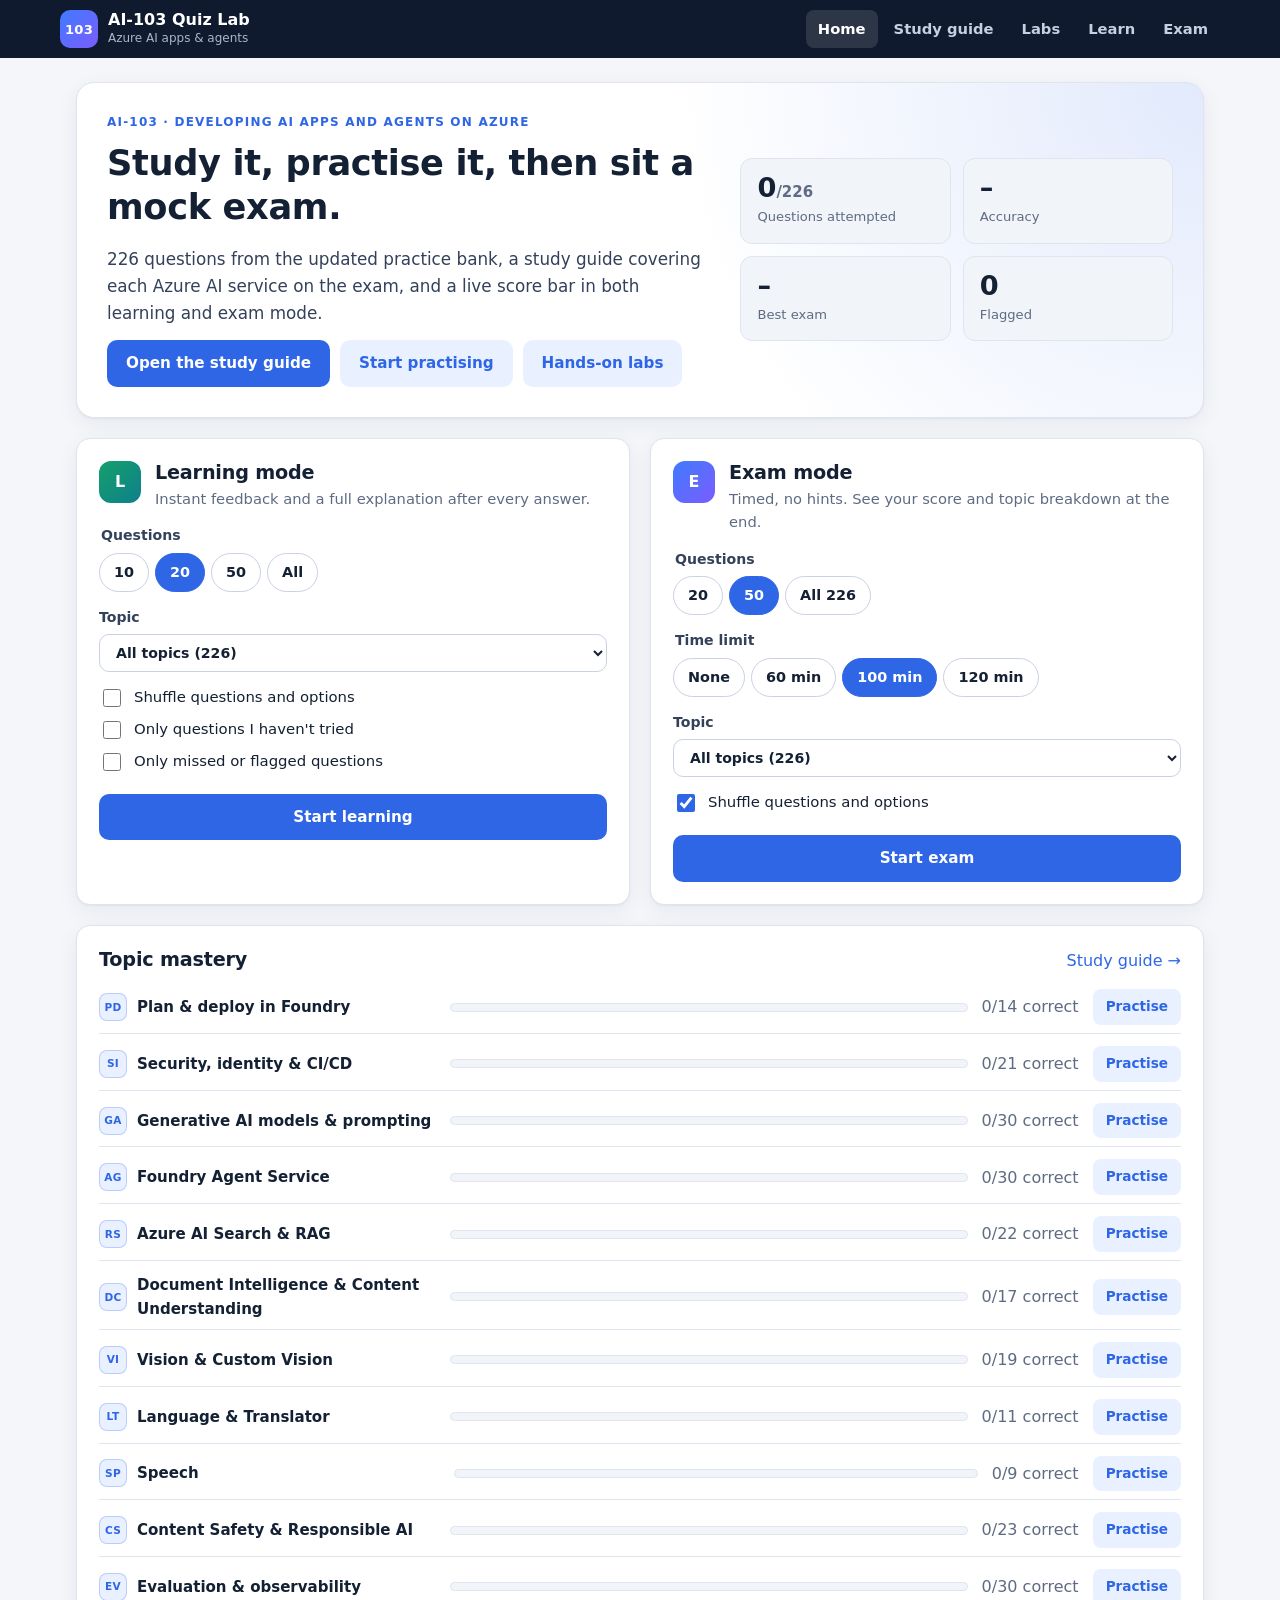
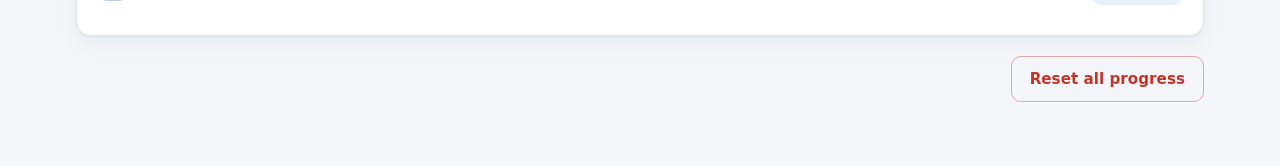
<file: index.html>
<!doctype html>
<html lang="en">
<head>
  <meta charset="utf-8">
  <meta name="viewport" content="width=device-width,initial-scale=1">
  <meta name="color-scheme" content="light dark">
  <title>AI-103 Quiz Lab</title>
  <meta name="description" content="AI-103 study guide, video lessons, hands-on labs, learning mode and timed mock exams built from the final 226-question practice bank.">
  <link rel="stylesheet" href="css/styles.css">
</head>
<body>
  <div class="top">
    <header class="topbar">
      <a class="brand" href="#/">
        <span class="brand-mark" aria-hidden="true">103</span>
        <span><strong>AI-103 Quiz Lab</strong><small>Azure AI apps &amp; agents</small></span>
      </a>
      <nav class="mainnav" aria-label="Main">
        <a href="#/" data-nav="home">Home</a>
        <a href="#/guide" data-nav="guide">Study guide</a>
        <a href="#/labs" data-nav="labs">Labs</a>
        <a href="#/learn" data-nav="learn">Learn</a>
        <a href="#/exam" data-nav="exam">Exam</a>
      </nav>
    </header>
    <div id="scorebar" class="scorebar" hidden></div>
  </div>
  <main id="app" tabindex="-1"></main>
  <dialog id="lightbox" aria-label="Enlarged exhibit">
    <form method="dialog"><button class="lightbox-close" aria-label="Close">×</button></form>
    <img alt="">
  </dialog>
  <div id="toast" role="status" aria-live="polite"></div>
  <script src="data/questions.js"></script>
  <script src="data/tutorial.js"></script>
  <script src="data/hints.js"></script>
  <script src="data/examples.js"></script>
  <script src="data/videos.js"></script>
  <script src="data/labs.js"></script>
  <script src="js/grading.js"></script>
  <script src="js/app.js"></script>
</body>
</html>
</file>
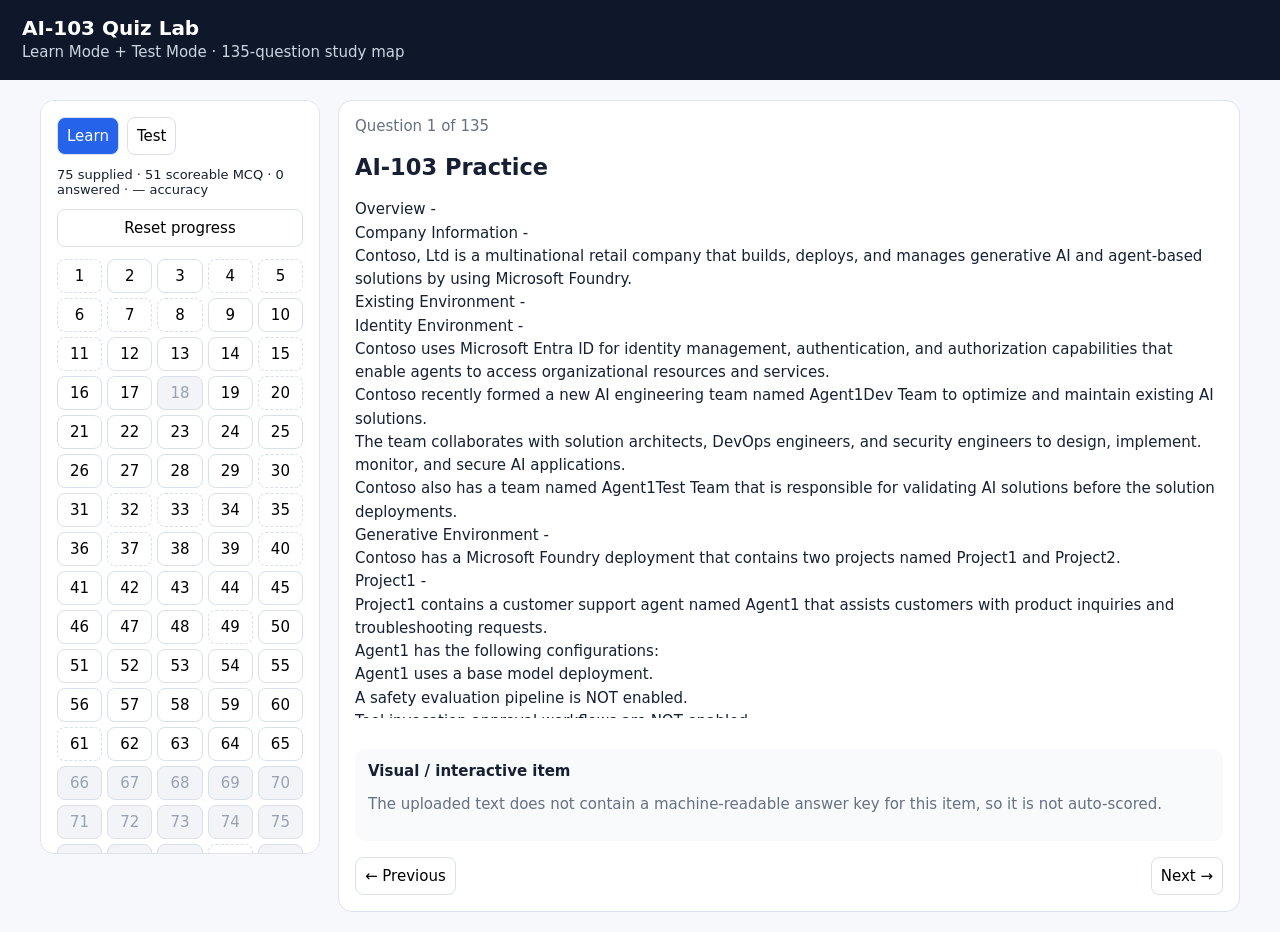
<file: deploy.html>
<!doctype html><html><head><meta charset="utf-8"><meta name="viewport" content="width=device-width,initial-scale=1"><title>AI-103 Quiz Lab</title><style>body{font:15px system-ui;margin:0;background:#f6f8fb;color:#172033}header{background:#0f172a;color:#fff;padding:16px 22px;position:sticky;top:0}h1{margin:0;font-size:20px}header p{margin:3px 0;color:#cbd5e1}.wrap{max-width:1200px;margin:20px auto;padding:0 16px;display:grid;grid-template-columns:280px 1fr;gap:18px}.side,.card{background:#fff;border:1px solid #dde3ec;border-radius:14px;padding:16px}.side{align-self:start;position:sticky;top:88px;max-height:80vh;overflow:auto}.modes{display:flex;gap:8px;margin-bottom:12px}button{font:inherit}.mode,.nav,.opt,.ctl{border:1px solid #d9e0ea;background:#fff;border-radius:8px;padding:9px;cursor:pointer}.mode.on,.primary{background:#2563eb;color:#fff}.grid{display:grid;grid-template-columns:repeat(5,1fr);gap:5px}.nav{padding:7px}.nav.miss{color:#98a2b3;background:#f2f4f7}.nav.visual{border-style:dashed}.nav.good{background:#ecfdf3;color:#067647}.nav.bad{background:#fef3f2;color:#b42318}.q{white-space:pre-wrap;line-height:1.55;max-height:520px;overflow:auto}.opts{display:grid;gap:9px;margin-top:16px}.opt{text-align:left;padding:12px}.opt.sel{border:2px solid #2563eb;background:#eff6ff}.opt.right{border:2px solid #22c55e;background:#ecfdf3}.opt.wrong{border:2px solid #ef4444;background:#fef3f2}.ans{margin-top:15px;padding:13px;background:#f8fafc;border-radius:10px}.row{display:flex;justify-content:space-between;gap:8px;margin-top:16px}.muted{color:#667085}.stats{font-size:13px;margin:8px 0 12px}@media(max-width:800px){.wrap{grid-template-columns:1fr}.side{position:static;max-height:none}.grid{grid-template-columns:repeat(10,1fr)}.q{max-height:none}}</style></head><body><header><h1>AI-103 Quiz Lab</h1><p>Learn Mode + Test Mode · 135-question study map</p></header><div class="wrap"><aside class="side"><div class="modes"><button id="learn" class="mode">Learn</button><button id="test" class="mode">Test</button></div><div id="stats" class="stats"></div><button id="reset" class="ctl" style="width:100%;margin-bottom:12px">Reset progress</button><div id="nav" class="grid"></div><p class="muted" style="font-size:11px">Solid = scoreable · dashed = visual · gray = not supplied.</p></aside><main id="card" class="card"></main></div><script>const B=new Map([[1,"Overview -\nCompany Information -\nContoso, Ltd is a multinational retail company that builds, deploys, and manages generative AI and agent-based solutions by using Microsoft Foundry.\nExisting Environment -\nIdentity Environment -\nContoso uses Microsoft Entra ID for identity management, authentication, and authorization capabilities that enable agents to access organizational resources and services.\nContoso recently formed a new AI engineering team named Agent1Dev Team to optimize and maintain existing AI solutions.\nThe team collaborates with solution architects, DevOps engineers, and security engineers to design, implement. monitor, and secure AI applications.\nContoso also has a team named Agent1Test Team that is responsible for validating AI solutions before the solution deployments.\nGenerative Environment -\nContoso has a Microsoft Foundry deployment that contains two projects named Project1 and Project2.\nProject1 -\nProject1 contains a customer support agent named Agent1 that assists customers with product inquiries and troubleshooting requests.\nAgent1 has the following configurations:\nAgent1 uses a base model deployment.\nA safety evaluation pipeline is NOT enabled.\nTool invocation approval workflows are NOT enabled.\nConversation memory constraints are NOT configured.\nAgent1 interacts with customers by using digital support channels and answers general questions about Contoso products.\nProject1 is deployed to an Azure region located in the European Union (EU).\nAgent1Dev Team will use Project1 to optimize and maintain Agent1.\nProject2 -\nProject2 contains a deployed video generation model. The marketing department at Contoso has access to Project2 and plans to use the model to develop a video creation solution.\nDevelopment of the solution is incomplete.\nData Environment -\nContoso stores product-related information in Azure resources that support AI applications.\nThe Azure environment contains an Azure Blob Storage account named storage1 that stores product detail sheets for all the Contoso products.\nThe product sheets include specifications, feature descriptions, and product support information that Agent1 can use to answer customer questions. The product sheets are stored in the PDF format.\nProblem Statements -\nContoso identifies the following issues:\nAgent1 has only general knowledge of the Contoso products.\nA recent chat interaction with Agent1 was analyzed for sentiment. The results of the analysis have NOT been processed yet.\nAgent1 does NOT use the detailed product information in the product sheets stored in storage1 when responding to customer questions.\nThe finance department at Contoso reports that vendor invoices must be reviewed manually to ensure that the invoices match the terms defined in the vendor contracts. The invoices contain tables, logos, and varied layouts that make the documents difficult to process consistently.\nRequirements -\nPlanned Changes -\nContoso plans to implement the following changes:\nImplement a solution for Project1 that analyzes the vendor invoices by evaluating both the visual layout and the textual content of the invoices, so that the invoice details can be verified against the vendor contract terms.\nUpdate the base model deployment used by Agent1 and standardize the model version to ensure continuity and consistent responses.\nEnable Agent1 to retrieve and use the detailed product information from the product sheets stored in storage1.\nImplement an indexing solution for the product sheets that Agent1 can use to answer customer questions.\nComplete the development of the video creation solution.\nTechnical Requirements -\nContoso identifies the following technical requirements:\nThe model deployment used by Agent1 must support scalable, high-throughput generative AI workloads and dynamically scale to handle variable customer support traffic, without requiring reserved throughput capacity.\nThe product sheets must be processed by using an indexing pipeline that enables semantic and vector search, so that Agent1 can retrieve the relevant product information.\nResponses generated by using the product sheet information must be relevant, complete, and accurate.\nAgent1 must be able to use the product sheets to answer natural language questions about product details.\nThe model version used by Agent1 must remain consistent to ensure stable responses.\nThe data processed by the model must remain within the EU.\nSecurity and Compliance Requirements\nContoso identifies the following security and compliance requirements:\nAPI keys must NOT be used to access Foundry-deployed models.\nAccess to the Azure resources must follow the principle of least privilege.\nThe developers at Contoso must authenticate to Microsoft Foundry resources by using Microsoft Entra authentication.\nAccess to Project1 must be assigned to the members of Agent1Dev Team by using a security group named SC_Agent1_Dev.\nAccess to Project1 must be assigned to the members of Agent1Test Team by using a security group named SC_Agent1_Test.\nAgent1 must never reveal customer information, even if a document that contains customer data is added erroneously to the product sheet repository in storage1.\nThe product sheets might contain images that include embedded text. Agent1 must be protected from malicious instructions potentially hidden within the images.\nBusiness Requirements -\nContoso identifies the following business requirements:\nUsers that interact with Agent1 must have a personalized experience in future interactions, including the ability for Agent1 to retain conversation context and recall relevant information from previous interactions.\nAgent1 must answer questions only about the products sold by Contoso.\nYou need to configure the model deployment for Agent1 to meet the technical requirements.\nWhat should you configure? To answer, select the appropriate options in the answer area.\nNOTE: Each correct selection is worth one point.",[],"not shown"],[2,"Overview -\nCompany Information -\nContoso, Ltd is a multinational retail company that builds, deploys, and manages generative AI and agent-based solutions by using Microsoft Foundry.\nExisting Environment -\nIdentity Environment -\nContoso uses Microsoft Entra ID for identity management, authentication, and authorization capabilities that enable agents to access organizational resources and services.\nContoso recently formed a new AI engineering team named Agent1Dev Team to optimize and maintain existing AI solutions.\nThe team collaborates with solution architects, DevOps engineers, and security engineers to design, implement. monitor, and secure AI applications.\nContoso also has a team named Agent1Test Team that is responsible for validating AI solutions before the solution deployments.\nGenerative Environment -\nContoso has a Microsoft Foundry deployment that contains two projects named Project1 and Project2.\nProject1 -\nProject1 contains a customer support agent named Agent1 that assists customers with product inquiries and troubleshooting requests.\nAgent1 has the following configurations:\nAgent1 uses a base model deployment.\nA safety evaluation pipeline is NOT enabled.\nTool invocation approval workflows are NOT enabled.\nConversation memory constraints are NOT configured.\nAgent1 interacts with customers by using digital support channels and answers general questions about Contoso products.\nProject1 is deployed to an Azure region located in the European Union (EU).\nAgent1Dev Team will use Project1 to optimize and maintain Agent1.\nProject2 -\nProject2 contains a deployed video generation model. The marketing department at Contoso has access to Project2 and plans to use the model to develop a video creation solution.\nDevelopment of the solution is incomplete.\nData Environment -\nContoso stores product-related information in Azure resources that support AI applications.\nThe Azure environment contains an Azure Blob Storage account named storage1 that stores product detail sheets for all the Contoso products.\nThe product sheets include specifications, feature descriptions, and product support information that Agent1 can use to answer customer questions. The product sheets are stored in the PDF format.\nProblem Statements -\nContoso identifies the following issues:\nAgent1 has only general knowledge of the Contoso products.\nA recent chat interaction with Agent1 was analyzed for sentiment. The results of the analysis have NOT been processed yet.\nAgent1 does NOT use the detailed product information in the product sheets stored in storage1 when responding to customer questions.\nThe finance department at Contoso reports that vendor invoices must be reviewed manually to ensure that the invoices match the terms defined in the vendor contracts. The invoices contain tables, logos, and varied layouts that make the documents difficult to process consistently.\nRequirements -\nPlanned Changes -\nContoso plans to implement the following changes:\nImplement a solution for Project1 that analyzes the vendor invoices by evaluating both the visual layout and the textual content of the invoices, so that the invoice details can be verified against the vendor contract terms.\nUpdate the base model deployment used by Agent1 and standardize the model version to ensure continuity and consistent responses.\nEnable Agent1 to retrieve and use the detailed product information from the product sheets stored in storage1.\nImplement an indexing solution for the product sheets that Agent1 can use to answer customer questions.\nComplete the development of the video creation solution.\nTechnical Requirements -\nContoso identifies the following technical requirements:\nThe model deployment used by Agent1 must support scalable, high-throughput generative AI workloads and dynamically scale to handle variable customer support traffic, without requiring reserved throughput capacity.\nThe product sheets must be processed by using an indexing pipeline that enables semantic and vector search, so that Agent1 can retrieve the relevant product information.\nResponses generated by using the product sheet information must be relevant, complete, and accurate.\nAgent1 must be able to use the product sheets to answer natural language questions about product details.\nThe model version used by Agent1 must remain consistent to ensure stable responses.\nThe data processed by the model must remain within the EU.\nSecurity and Compliance Requirements\nContoso identifies the following security and compliance requirements:\nAPI keys must NOT be used to access Foundry-deployed models.\nAccess to the Azure resources must follow the principle of least privilege.\nThe developers at Contoso must authenticate to Microsoft Foundry resources by using Microsoft Entra authentication.\nAccess to Project1 must be assigned to the members of Agent1Dev Team by using a security group named SC_Agent1_Dev.\nAccess to Project1 must be assigned to the members of Agent1Test Team by using a security group named SC_Agent1_Test.\nAgent1 must never reveal customer information, even if a document that contains customer data is added erroneously to the product sheet repository in storage1.\nThe product sheets might contain images that include embedded text. Agent1 must be protected from malicious instructions potentially hidden within the images.\nBusiness Requirements -\nContoso identifies the following business requirements:\nUsers that interact with Agent1 must have a personalized experience in future interactions, including the ability for Agent1 to retain conversation context and recall relevant information from previous interactions.\nAgent1 must answer questions only about the products sold by Contoso.\nYou need to configure Agent1 to meet the security and compliance requirements.\nWhat should you use?",[["A","self-harm content filtering"],["B","prompt shields"],["C","Personally identifiable information (PII) Detection"],["D","violence content filtering"]],"B"],[3,"You are planning a Microsoft Foundry project named Project1 that will contain multiple agents. Each agent will access the same Azure AI Search resource.\nYou need to recommend a solution to centrally manage the Azure AI Search credentials within Project1. The solution must be implemented across all the agents.\nWhat should you recommend?",[["A","Enable role-based access control (RBAC) for the Azure AI Search resource."],["B","Disable key-based access control on the Azure AI Search resource."],["C","Add a connection to the Azure AI Search resource."],["D","Create a managed private endpoint that connects to the Azure AI Search resource."]],"C"],[4,"HOTSPOT -\nYour company is piloting a customer support agent in a Microsoft Foundry project name Project1. Project1 is connected to an existing Application Insights resource, and the company’s support team reviews runs in the Traces tab.\nThe Foundry Agent Service is configured to perform the following actions:\nRetrieve the Application Insights connection string by calling project_client.telemetry.get_application_insights_connection_string().\nCall configure_azure_monitor(connection_string=...) to enable telemetry.\nA separate LangChain service is configured to use OpenTelemetry and has the following configurations:\nUses AzureAIOpenTelemetryTracer(connection_string=..., enable_content_recording=False)\nPasses the tracer by using config={“callbacks”:[azure_tracer]}\nCompany policy has the following requirements:\nTelemetry from LangChain and OpenTelemetry must be distinguishable within the same Application Insights resource.\nSecrets and credentials must NOT be stored in prompts, tool arguments, or span attributes.\nFor each of the following statements, select Yes if the statement is true. Otherwise, select No.\nNOTE: Each correct selection is worth one point.",[],"not shown"],[5,"DRAG DROP -\nYou have a Microsoft Foundry project that processes procurement documents submitted by suppliers.\nYou need to implement two pipelines by using Azure Content Understanding in Foundry Tools. The solution must meet the following requirements:\nInclude a pipeline named Pipeline1 that supports cost-effective, high-volume processing of standalone PDF invoices.\nInclude a pipeline named Pipeline2 that supports cross-document validation by using multi-step reasoning and reference data.\nHow should you configure each pipeline? To answer, drag the appropriate configurations to the correct pipelines. Each configuration may be used once, more than once, of not at all. You may need to drag the split bar between panes or scroll to view content.\nNOTE: Each correct selection is worth one point.",[],"not shown"],[6,"HOTSPOT -\nYou have a Python application named App1 that integrates with a Microsoft Foundry project named Project1.\nYou need to ensure that App1 meets the following requirements:\nAuthenticates by using a Microsoft Entra managed identity\nSends prompts to a deployed model by using the Azure OpenAI Responses API\nHow should you complete the Python code? To answer, select the appropriate options in the answer area.\nNOTE: Each correct selection is worth one point.",[],"not shown"],[7,"HOTSPOT -\nYou have a Microsoft Foundry project that contains a workflow for a customer support triage process.\nYou have an Ask a question node that stores user responses in a local variable named Var01.\nYou need to create the following Power Fx expressions:\nAn if/else condition expression that ensures that Var01 contains a value\nA Send message expression that returns the stored user response in uppercase\nHow should you configure the expressions? To answer, select the appropriate options in the answer area.\nNOTE: Each correct selection is worth one point.",[],"not shown"],[8,"HOTSPOT -\nYou have a Microsoft Foundry project that contains a customer support agent built by using the Foundry Agent Service.\nThe agent uploads user-provided screenshots to Azure Storage through a ticketing tool and receives a blob URL for additional reasoning.\nYou need to use image moderation during agent runs and prevent harmful content from being returned during runs. Azure AI Content Safety must access the images by using the blob URL. The solution must follow the principle of least privilege.\nWhat should you configure for Content Safety? To answer, select the appropriate options in the answer area.\nNOTE: Each correct selection is worth one point.",[],"not shown"],[9,"You have a Microsoft Foundry project that contains three agents as shown in the following table.\nYou need to orchestrate the agents to ensure that the customer requests meet the following requirements:\nSupport a deterministic, step-based process that uses conditional branching and shared state across the agents.\nOptionally trigger a ticket action based on the triage result.\nThe solution must minimize development effort.\nWhat should you include in the solution?",[["A","a workflow"],["B","threads and runs without a workflow"],["C","a multi-agent group chat session"],["D","separate agent runs coordinated in the application code"]],"A"],[10,"You have a Microsoft Foundry project that contains an agent. The agent uses Azure Speech in Foundry Tools.\nYou fine-tune a baseline speech to text model for the en-us locale and publish the model.\nThe agent calls the Speech to text REST API and returns an error message indicating that the project ID is invalid.\nYou need to set the project property to the correct ID.\nTo what should you set the project property?",[["A","the project URL"],["B","the custom speech project ID"],["C","the project ID"],["D","the custom speech endpoint URL"]],"B"],[11,"HOTSPOT -\nYou have a Microsoft Foundry project that contains an agent named PaymentAgent.\nPaymentAgent includes a function tool that issues customer refunds by using an external API.\nYou are creating a workflow in YAML.\nYou need to ensure that the workflow pauses for human approval and continues with the refund step only after approval is granted.\nHow should you complete the workflow definition? To answer, select the appropriate options in the answer area.\nNOTE: Each correct selection is worth one point.",[],"not shown"],[12,"You have an Azure Speech in Foundry Tools resource that hosts a custom speech to text model deployed to a custom endpoint. An agent uses the endpoint to perform real-time speech recognition.\nYou are approaching the expiration date of the custom speech to text model.\nWhat is the expected behavior when the model expires?",[["A","Speech recognition requests will return a 4xx error until a new custom model is deployed."],["B","Speech recognition requests will continue to use the expired custom model until the model is removed manually."],["C","Speech recognition requests will fall back to the most recent base model for the same locale."],["D","The custom model will be deleted automatically when the model expires."]],"C"],[13,"You have a Microsoft Foundry project that contains a model deployment.\nYou have an application that calls the deployment by using the Azure OpenAI v1 API and DefaultAzureCredential.\nThe developers at your company receive HTTP 403 errors when they send inference requests, even after running az login.\nYou need to ensure that the developers can perform model inference. The solution must follow the principle of least privilege.\nWhich role-based access control (RBAC) role should you assign to the developers?",[["A","Cognitive Services User"],["B","Cognitive Services OpenAI User"],["C","Contributor"],["D","Cognitive Services Data Reader"]],"B"],[14,"You have a Microsoft Foundry project that contains an agent. The agent has a Model Context Protocol (MCP) tool that queries a knowledge base stored in Azure AI Search.\nSome agent runs return answers from the base model without invoking the knowledge base, which results in responses without grounded citations.\nYou are provided with the following code snippet that runs the agent.\nYou need to add the correct tool _choice parameter to the code to deterministically force the agent to invoke the MCP tool on each run.\nWhat should you add?",[["A","tool_choice={“required”}"],["B","tool_choice={“auto”}"],["C","tool_choice={“type”:“knowledge_base”}"],["D","tool_choice ={“type”:“mcp”}"]],"A"],[15,"DRAG DROP -\nYou have a Microsoft Foundry project that contains a customer support agent grounded in internal documentation.\nAfter a recent update, users report the following issues:\nSome answers are unsupported by retrieved documents.\nA small number of responses are flagged for policy violations.\nYou need to evaluate each issue.\nWhich observability signals should you use for each issue? To answer, drag the appropriate observability signals to the correct issues. Each observability signal may be used once, more than once, or not at all. You may need to drag the spit bar between panes or scroll to view content.\nNOTE: Each correct selection is worth one point.",[],"not shown"],[16,"You have a Microsoft Foundry project named Project1 that contains an agent. The agent uses an OpenAPI 3.0 specification to call an external weather service.\nThe weather service requires a key to be passed in an HTTP header. The key value is stored as a connection in Project1.\nYou need to ensure that the key value from the connection is included automatically whenever the OpenAPI tool is invoked.\nWhat should you configure in the OpenAPI specification?",[["A","a header parameter defined for each operation"],["B","an Azure Key Vault connection"],["C","an API key security scheme"],["D","a Bearer token security scheme"]],"C"],[17,"You have a Microsoft Foundry project that serves a high-volume chat app.\nMost requests are simple FAQs, but some require advanced reasoning.\nYou need to reduce costs and latency for common queries, without degrading the quality of the responses to complex questions.\nWhat should you do?",[["A","Route all the requests to a smaller model."],["B","Use a model cascade that routes the requests to different models."],["C","Increase the value of the max_tokens parameter for all the requests."],["D","Route all the requests to the most capable model."]],"B"],[19,"You have a Microsoft Foundry project that contains a high-traffic agent.\nAfter a recent update, operational costs increase significantly.\nMonitoring confirms that the volume of user traffic to the agent remains unchanged.\nYou suspect that changes to the request or response characteristics are causing the increase. You need to identify whether the additional costs are driven by the model input size, the model output size, or expanded tool usage.\nWhich observability capability should you use?",[["A","latency"],["B","evaluation metrics"],["C","run success rate"],["D","token usage"]],"D"],[20,"HOTSPOT -\nYou have a Microsoft Foundry project that contains an agent.\nThe agent uses tools to retrieve internal content and call external APIs. The agent is configured to let the model decide when to call the tools.\nYou need to publish the agent for a compliance workflow. The solution must meet the following requirements:\nEach workflow run must include a retrieval step before generating a response.\nTool calls must authenticate by using the published agent’s own identity.\nTool access must use an identity isolated from other project resources.\nTool access must use support audit tracing.\nWhat should you do? To answer, select the appropriate options in the answer area.\nNOTE: Each correct selection is worth one point.",[],"not shown"],[21,"You have a Microsoft Foundry project named Project1 that contains the following:\nAn OpenAPI tool that calls an external API\nA project connection named Connection1 that stores the API key of the external API\nWhen an agent calls the OpenAPI tool, the API returns a 401 unauthorized error, and traces show that the API key header is NOT being sent.\nYou need to ensure that the OpenAPI tool automatically includes the API key from Connection1 on all requests.\nWhat should you do?",[["A","Enable identity passthrough so that the tool uses the Microsoft Entra token of the caller."],["B","Add the API key header manually to the OpenAPI specification."],["C","Configure the tool to use the default connection of Project1."],["D","Connect the tool to Connection1."]],"D"],[22,"You have a Microsoft Foundry project that contains a customer support agent. The agent calls an internal knowledge API tool before generating responses.\nUsers report the following issues:\nSome requests take more than 15 seconds to complete.\nSome responses are incorrect, even when the knowledge API returns the expected data.\nYou need to inspect individual agent runs to view the ordered sequence of large language model (LLM) calls, tool invocations, and timing information.\nWhich observability capability should you use?",[["A","token usage"],["B","monitoring"],["C","safety metrics"],["D","tracing"]],"D"],[23,"Note: This section contains one or more sets of questions with the same scenario and problem. Each question presents a unique solution to the problem. You must determine whether the solution meets the stated goals. More than one solution in the set might solve the problem. It is also possible that none of the solutions in the set solve the problem.\nAfter you answer a question in this section, you will NOT be able to return. As a result, these questions do not appear on the Review Screen.\nYou have a multimodal AI generative model that accepts image uploads and uses extracted image text to generate responses.\nYou discover that users can upload unsafe images and embed hidden instructions into images to manipulate the model.\nYou need to implement controls to mitigate the risk.\nSolution: You configure a prompt shield for user prompts.\nDoes this meet the goal?",[["A","Yes"],["B","No"]],"B"],[24,"Note: This section contains one or more sets of questions with the same scenario and problem. Each question presents a unique solution to the problem. You must determine whether the solution meets the stated goals. More than one solution in the set might solve the problem. It is also possible that none of the solutions in the set solve the problem.\nAfter you answer a question in this section, you will NOT be able to return. As a result, these questions do not appear on the Review Screen.\nYou have a multimodal AI generative model that accepts image uploads and uses extracted image text to generate responses.\nYou discover that users can upload unsafe images and embed hidden instructions into images to manipulate the model.\nYou need to implement controls to mitigate the risk.\nSolution: You configure image moderation to block unsafe content before processing the images.\nDoes this meet the goal?",[["A","Yes"],["B","No"]],"B"],[25,"Note: This section contains one or more sets of questions with the same scenario and problem. Each question presents a unique solution to the problem. You must determine whether the solution meets the stated goals. More than one solution in the set might solve the problem. It is also possible that none of the solutions in the set solve the problem.\nAfter you answer a question in this section, you will NOT be able to return. As a result, these questions do not appear on the Review Screen.\nYou have a multimodal AI generative model that accepts image uploads and uses extracted image text to generate responses.\nYou discover that users can upload unsafe images and embed hidden instructions into images to manipulate the model.\nYou need to implement controls to mitigate the risk.\nSolution: You configure a prompt shield for documents.\nDoes this meet the goal?",[["A","Yes"],["B","No"]],"A"],[26,"Note: This section contains one or more sets of questions with the same scenario and problem. Each question presents a unique solution to the problem. You must determine whether the solution meets the stated goals. More than one solution in the set might solve the problem. It is also possible that none of the solutions in the set solve the problem.\nAfter you answer a question in this section, you will NOT be able to return. As a result, these questions do not appear on the Review Screen.\nYou have a multimodal AI generative model that accepts image uploads and uses extracted image text to generate responses.\nYou discover that users can upload unsafe images and embed hidden instructions into images to manipulate the model.\nYou need to implement controls to mitigate the risk.\nSolution: You configure protected material detection.\nDoes this meet the goal?",[["A","Yes"],["B","No"]],"B"],[27,"Overview -\nCompany Information -\nContoso, Ltd is a multinational retail company that builds, deploys, and manages generative AI and agent-based solutions by using Microsoft Foundry.\nExisting Environment -\nIdentity Environment -\nContoso uses Microsoft Entra ID for identity management, authentication, and authorization capabilities that enable agents to access organizational resources and services.\nContoso recently formed a new AI engineering team named Agent1Dev Team to optimize and maintain existing AI solutions.\nThe team collaborates with solution architects, DevOps engineers, and security engineers to design, implement. monitor, and secure AI applications.\nContoso also has a team named Agent1Test Team that is responsible for validating AI solutions before the solution deployments.\nGenerative Environment -\nContoso has a Microsoft Foundry deployment that contains two projects named Project1 and Project2.\nProject1 -\nProject1 contains a customer support agent named Agent1 that assists customers with product inquiries and troubleshooting requests.\nAgent1 has the following configurations:\nAgent1 uses a base model deployment.\nA safety evaluation pipeline is NOT enabled.\nTool invocation approval workflows are NOT enabled.\nConversation memory constraints are NOT configured.\nAgent1 interacts with customers by using digital support channels and answers general questions about Contoso products.\nProject1 is deployed to an Azure region located in the European Union (EU).\nAgent1Dev Team will use Project1 to optimize and maintain Agent1.\nProject2 -\nProject2 contains a deployed video generation model. The marketing department at Contoso has access to Project2 and plans to use the model to develop a video creation solution.\nDevelopment of the solution is incomplete.\nData Environment -\nContoso stores product-related information in Azure resources that support AI applications.\nThe Azure environment contains an Azure Blob Storage account named storage1 that stores product detail sheets for all the Contoso products.\nThe product sheets include specifications, feature descriptions, and product support information that Agent1 can use to answer customer questions. The product sheets are stored in the PDF format.\nProblem Statements -\nContoso identifies the following issues:\nAgent1 has only general knowledge of the Contoso products.\nA recent chat interaction with Agent1 was analyzed for sentiment. The results of the analysis have NOT been processed yet.\nAgent1 does NOT use the detailed product information in the product sheets stored in storage1 when responding to customer questions.\nThe finance department at Contoso reports that vendor invoices must be reviewed manually to ensure that the invoices match the terms defined in the vendor contracts. The invoices contain tables, logos, and varied layouts that make the documents difficult to process consistently.\nRequirements -\nPlanned Changes -\nContoso plans to implement the following changes:\nImplement a solution for Project1 that analyzes the vendor invoices by evaluating both the visual layout and the textual content of the invoices, so that the invoice details can be verified against the vendor contract terms.\nUpdate the base model deployment used by Agent1 and standardize the model version to ensure continuity and consistent responses.\nEnable Agent1 to retrieve and use the detailed product information from the product sheets stored in storage1.\nImplement an indexing solution for the product sheets that Agent1 can use to answer customer questions.\nComplete the development of the video creation solution.\nTechnical Requirements -\nContoso identifies the following technical requirements:\nThe model deployment used by Agent1 must support scalable, high-throughput generative AI workloads and dynamically scale to handle variable customer support traffic, without requiring reserved throughput capacity.\nThe product sheets must be processed by using an indexing pipeline that enables semantic and vector search, so that Agent1 can retrieve the relevant product information.\nResponses generated by using the product sheet information must be relevant, complete, and accurate.\nAgent1 must be able to use the product sheets to answer natural language questions about product details.\nThe model version used by Agent1 must remain consistent to ensure stable responses.\nThe data processed by the model must remain within the EU.\nSecurity and Compliance Requirements\nContoso identifies the following security and compliance requirements:\nAPI keys must NOT be used to access Foundry-deployed models.\nAccess to the Azure resources must follow the principle of least privilege.\nThe developers at Contoso must authenticate to Microsoft Foundry resources by using Microsoft Entra authentication.\nAccess to Project1 must be assigned to the members of Agent1Dev Team by using a security group named SC_Agent1_Dev.\nAccess to Project1 must be assigned to the members of Agent1Test Team by using a security group named SC_Agent1_Test.\nAgent1 must never reveal customer information, even if a document that contains customer data is added erroneously to the product sheet repository in storage1.\nThe product sheets might contain images that include embedded text. Agent1 must be protected from malicious instructions potentially hidden within the images.\nBusiness Requirements -\nContoso identifies the following business requirements:\nUsers that interact with Agent1 must have a personalized experience in future interactions, including the ability for Agent1 to retain conversation context and recall relevant information from previous interactions.\nAgent1 must answer questions only about the products sold by Contoso.\nYou need to recommend a solution to assess the responses generated by Agent1 when the agent uses the product information stored in storage1. The solution must meet the technical requirements.\nWhat should you include in the recommendation?",[["A","a Retrieval Augmented Generation (RAG) evaluator"],["B","a custom guardrail"],["C","model fine-tuning"],["D","a groundedness evaluator"]],"D"],[28,"Overview -\nCompany Information -\nContoso, Ltd is a multinational retail company that builds, deploys, and manages generative AI and agent-based solutions by using Microsoft Foundry.\nExisting Environment -\nIdentity Environment -\nContoso uses Microsoft Entra ID for identity management, authentication, and authorization capabilities that enable agents to access organizational resources and services.\nContoso recently formed a new AI engineering team named Agent1Dev Team to optimize and maintain existing AI solutions.\nThe team collaborates with solution architects, DevOps engineers, and security engineers to design, implement. monitor, and secure AI applications.\nContoso also has a team named Agent1Test Team that is responsible for validating AI solutions before the solution deployments.\nGenerative Environment -\nContoso has a Microsoft Foundry deployment that contains two projects named Project1 and Project2.\nProject1 -\nProject1 contains a customer support agent named Agent1 that assists customers with product inquiries and troubleshooting requests.\nAgent1 has the following configurations:\nAgent1 uses a base model deployment.\nA safety evaluation pipeline is NOT enabled.\nTool invocation approval workflows are NOT enabled.\nConversation memory constraints are NOT configured.\nAgent1 interacts with customers by using digital support channels and answers general questions about Contoso products.\nProject1 is deployed to an Azure region located in the European Union (EU).\nAgent1Dev Team will use Project1 to optimize and maintain Agent1.\nProject2 -\nProject2 contains a deployed video generation model. The marketing department at Contoso has access to Project2 and plans to use the model to develop a video creation solution.\nDevelopment of the solution is incomplete.\nData Environment -\nContoso stores product-related information in Azure resources that support AI applications.\nThe Azure environment contains an Azure Blob Storage account named storage1 that stores product detail sheets for all the Contoso products.\nThe product sheets include specifications, feature descriptions, and product support information that Agent1 can use to answer customer questions. The product sheets are stored in the PDF format.\nProblem Statements -\nContoso identifies the following issues:\nAgent1 has only general knowledge of the Contoso products.\nA recent chat interaction with Agent1 was analyzed for sentiment. The results of the analysis have NOT been processed yet.\nAgent1 does NOT use the detailed product information in the product sheets stored in storage1 when responding to customer questions.\nThe finance department at Contoso reports that vendor invoices must be reviewed manually to ensure that the invoices match the terms defined in the vendor contracts. The invoices contain tables, logos, and varied layouts that make the documents difficult to process consistently.\nRequirements -\nPlanned Changes -\nContoso plans to implement the following changes:\nImplement a solution for Project1 that analyzes the vendor invoices by evaluating both the visual layout and the textual content of the invoices, so that the invoice details can be verified against the vendor contract terms.\nUpdate the base model deployment used by Agent1 and standardize the model version to ensure continuity and consistent responses.\nEnable Agent1 to retrieve and use the detailed product information from the product sheets stored in storage1.\nImplement an indexing solution for the product sheets that Agent1 can use to answer customer questions.\nComplete the development of the video creation solution.\nTechnical Requirements -\nContoso identifies the following technical requirements:\nThe model deployment used by Agent1 must support scalable, high-throughput generative AI workloads and dynamically scale to handle variable customer support traffic, without requiring reserved throughput capacity.\nThe product sheets must be processed by using an indexing pipeline that enables semantic and vector search, so that Agent1 can retrieve the relevant product information.\nResponses generated by using the product sheet information must be relevant, complete, and accurate.\nAgent1 must be able to use the product sheets to answer natural language questions about product details.\nThe model version used by Agent1 must remain consistent to ensure stable responses.\nThe data processed by the model must remain within the EU.\nSecurity and Compliance Requirements\nContoso identifies the following security and compliance requirements:\nAPI keys must NOT be used to access Foundry-deployed models.\nAccess to the Azure resources must follow the principle of least privilege.\nThe developers at Contoso must authenticate to Microsoft Foundry resources by using Microsoft Entra authentication.\nAccess to Project1 must be assigned to the members of Agent1Dev Team by using a security group named SC_Agent1_Dev.\nAccess to Project1 must be assigned to the members of Agent1Test Team by using a security group named SC_Agent1_Test.\nAgent1 must never reveal customer information, even if a document that contains customer data is added erroneously to the product sheet repository in storage1.\nThe product sheets might contain images that include embedded text. Agent1 must be protected from malicious instructions potentially hidden within the images.\nBusiness Requirements -\nContoso identifies the following business requirements:\nUsers that interact with Agent1 must have a personalized experience in future interactions, including the ability for Agent1 to retain conversation context and recall relevant information from previous interactions.\nAgent1 must answer questions only about the products sold by Contoso.\nYou need to configure Agent1 to answer customer questions about only the Contoso products. The solution must meet the business requirements.\nWhat should you do?",[["A","Modify the system message instructions."],["B","Add few-shot examples."],["C","Apply top-p sampling."],["D","Increase the value of the temperature parameter."]],"A"],[29,"You have a Microsoft Foundry project.\nYou plan to build a customer support solution that contains an agent. The solution must meet the following requirements:\nProvide accurate, context-aware responses grounded in internal product documentation stored in Azure AI Search.\nRequire deep, multi-step reasoning across long contexts.\nGenerate detailed natural language responses.\nWhich type of model should you use to power the agent?",[["A","a multimodal model"],["B","a small language model (SLM)"],["C","a key phrase extraction model"],["D","a large language model (LLM)"]],"D"],[30,"DRAG DROP -\nYou have a Microsoft Foundry project that contains a deployed ticket-triage agent.\nYou discover that sometimes the agent responds without calling any tools, even when a tool is required.\nYou need to ensure that the agent calls a tool during execution.\nHow should you complete the Python code? To answer, drag the appropriate values to the correct targets. Each value may be used once, more than once, or not at all. You may need to drag the split bar between panes or scroll to view content.\nNOTE: Each correct selection is worth one point.",[],"not shown"],[31,"You are building a web app named App1 that generates responses by using a model deployed to a Microsoft Foundry project named Project1.\nBefore sending the prompts to the model, App1 must retrieve documents by using Azure AI Search.\nYou need to integrate Project1 and App1. The solution must meet the following requirements:\nMultiple client applications must use the same search configuration.\nA security policy must prevent key-based authentication.\nAdministrative effort must be minimized.\nWhat should you do?",[["A","Create a custom HTTP connection in Foundry and manually configure Azure AI Search endpoints per application."],["B","Configure an Azure AI Search connection in Project1 and reference the connection in each application."],["C","Call Azure AI Search directly from each application by using Microsoft Entra authentication."],["D","Enable a managed identity for each application and call Azure AI Search directly."]],"B"],[32,"DRAG DROP -\nYou have a Microsoft Foundry project that contains an agent used by the financial analysts at your company.\nYou need to optimize the agent workflow by providing additional data access and processing capabilities. The solution must meet the following requirements:\nEnsure that the agent can perform calculations during conversations.\nEnsure that the agent can access up-to-date information from public websites.\nEnsure that the agent can retrieve information from documents uploaded directly to the agent.\nWhat should you use for each requirement? To answer, drag the appropriate tools to the correct requirements. Each tool may be used once, more than once, or not at all. You may need to drag the split bar between panes or scroll to view content.\nNOTE: Each correct selection is worth one point.",[],"not shown"],[33,"You have a Microsoft Foundry project that contains a prompt agent used by a customer support web app.\nThe agent is invoked from a Python service that does NOT run in the Foundry portal.\nYou need to implement end-to-end tracing to capture latency breakdowns and exceptions across agent runs.\nWhich two components can you use? Each correct answer presents a complete solution.\nNOTE: Each correct selection is worth one point.\nE. Microsoft Sentinel",[["A","a Log Analytics workspace"],["B","Application Insights"],["C","OpenTelemetry"],["D","the Azure Monitor Agent"]],"BC"],[34,"You have a customer support agent that uses the Microsoft Foundry Agent Service.\nSometimes, customers return to a session days later to continue the same support case, and the agent must resume with the full historical context. The agent must provide the following:\nMulti-turn continuity within the session\nCross-session continuity for the same case\nAccess to the full interaction history, including user messages, agent messages, tool calls, and tool outputs\nYou need to ensure that the agent automatically reloads the complete history on each new turn.\nWhat should you do?",[["A","Create and reuse a conversation by storing the conversation’s ID and supplying the ID on subsequent requests."],["B","Persist only the final model response stored in the client application and prepend the response to future prompts."],["C","Enable memory summarization on the agent definition to persist the context automatically."]],"A"],[35,"HOTSPOT -\nYou have a Microsoft Foundry project that contains a deployed chat model.\nYou have a Python service that sends API requests to the model. The service is integrated with an automated validation system that compares generated outputs against approved response patterns.\nStakeholders report that small wording differences are causing validation mismatches.\nYou need to update the request parameters to improve output stability. The solution must maximize reasoning quality.\nHow should you complete the Python code? To answer, select the appropriate options in the answer area.\nNOTE: Each correct selection is worth one point.",[],"not shown"],[36,"You have a chat app in a Microsoft Foundry project and an Azure AI Search vectorized index.\nYou need to connect to the index to meet the following requirements:\nComplex questions must retrieve information from multiple chunks.\nMulti-turn conversations must influence retrieval planning.\nRetrievals must run in parallel to reduce latency.\nWhich retrieval approach should you use?",[["A","iterative retrieval"],["B","agentic Retrieval Augmented Generation (RAG)"],["C","chain of thought"],["D","classic Retrieval Augmented Generation (RAG)"]],"B"],[37,"HOTSPOT -\nYou need to recommend a plan to create a customer support agent by using the Microsoft Foundry Agent Service. The agent must meet the following requirements:\nRetain user preferences across multiple conversations.\nEnable users to provide contextual grounding by directly uploading documents during a chat.\nWhich Foundry capability should you recommend for each requirement? To answer, select the appropriate options in the answer area.\nNOTE: Each correct selection is worth one point.",[],"not shown"],[38,"You have a Microsoft Foundry project that contains an agent. The agent generates summaries from retrieved policy documents.\nYou need to improve response completeness. The solution must be implemented in the logic of the application code before responses are returned.\nWhat should you do?",[["A","Add a retry evaluation before the responses are returned."],["B","Decrease the value of the max_tokens parameter."],["C","Switch to Retrieval Augmented Generation (RAG)."],["D","Replace the model with a smaller deployment."]],"A"],[39,"You have a customer support agent built by using the Microsoft Foundry Agent Service. The agent calls an Azure OpenAI model deployment.\nDuring load testing, calls intermittently fail and return an HTTP 429 rate limit exceeded error.\nYou need to handle throttling to reduce call failures and improve reliability under load. The solution must remain within the service and model limits.\nWhat should you do?",[["A","Create a new thread and retry the calls immediately."],["B","Reduce the number of registered tools."],["C","Implement a retry policy that uses exponential backoff and jitter."],["D","Spit uploaded content into smaller files."]],"C"],[40,"HOTSPOT -\nYou have a Microsoft Foundry project that contains an agent.\nYou use a GitHub Actions workflow for CI/CD.\nYou need to configure the workflow to automatically evaluate the agent when a pull request (PR) is created and prevent branches from merging if the evaluation results do NOT meet the defined thresholds.\nHow should you configure the workflow? To answer, select the appropriate options in the answer area.\nNOTE: Each correct selection is worth one point.",[],"not shown"],[41,"Note: This section contains one or more sets of questions with the same scenario and problem. Each question presents a unique solution to the problem. You must determine whether the solution meets the stated goals. More than one solution in the set might solve the problem. It is also possible that none of the solutions in the set solve the problem.\nAfter you answer a question in this section, you will NOT be able to return. As a result, these questions do not appear on the Review Screen.\nYou have a Microsoft Foundry project that contains an agent. The agent generates summaries from retrieved policy documents.\nUsers report that some responses omit required regulatory clauses, even when the clauses are present in the retrieved content.\nYou need to improve response completeness.\nSolution: You increase the value of the max_tokens parameter.\nDoes this meet the goal?",[["A","Yes"],["B","No"]],"B"],[42,"Note: This section contains one or more sets of questions with the same scenario and problem. Each question presents a unique solution to the problem. You must determine whether the solution meets the stated goals. More than one solution in the set might solve the problem. It is also possible that none of the solutions in the set solve the problem.\nAfter you answer a question in this section, you will NOT be able to return. As a result, these questions do not appear on the Review Screen.\nYou have a Microsoft Foundry project that contains an agent. The agent generates summaries from retrieved policy documents.\nUsers report that some responses omit required regulatory clauses, even when the clauses are present in the retrieved content.\nYou need to improve response completeness.\nSolution: You add a reflection pass that regenerates the response if the required clauses are missing.\nDoes this meet the goal?",[["A","Yes"],["B","No"]],"A"],[43,"Note: This section contains one or more sets of questions with the same scenario and problem. Each question presents a unique solution to the problem. You must determine whether the solution meets the stated goals. More than one solution in the set might solve the problem. It is also possible that none of the solutions in the set solve the problem.\nAfter you answer a question in this section, you will NOT be able to return. As a result, these questions do not appear on the Review Screen.\nYou have a Microsoft Foundry project that contains an agent. The agent generates summaries from retrieved policy documents.\nUsers report that some responses omit required regulatory clauses, even when the clauses are present in the retrieved content.\nYou need to improve response completeness.\nSolution: You increase the value of the temperature parameter.\nDoes this meet the goal?",[["A","Yes"],["B","No"]],"B"],[44,"Note: This section contains one or more sets of questions with the same scenario and problem. Each question presents a unique solution to the problem. You must determine whether the solution meets the stated goals. More than one solution in the set might solve the problem. It is also possible that none of the solutions in the set solve the problem.\nAfter you answer a question in this section, you will NOT be able to return. As a result, these questions do not appear on the Review Screen.\nYou have a Microsoft Foundry project that contains an agent. The agent generates summaries from retrieved policy documents.\nUsers report that some responses omit required regulatory clauses, even when the clauses are present in the retrieved content.\nYou need to improve response completeness.\nSolution: You run an evaluation flow that scores responses for completeness and blocks responses that fall below a defined threshold.\nDoes this meet the goal?",[["A","Yes"],["B","No"]],"B"],[45,"You are creating an image-editing workflow in a Microsoft Foundry project.\nThe workflow must meet the following requirements:\nEnsure that background objects can be removed by applying a mask-based inpainting edit.\nPreserve the original lighting and style of the edited images.\nUse the built-in image editing controls, NOT a custom model.\nYou need to ensure that image edits apply exclusively inside the masked area.\nHow should you configure the workflow?",[["A","Set generation mode to image_variation and provide the original image as a reference."],["B","Enable text_to_image mode and a prompt describing the desired background removal."],["C","Enable image_to_image mode and a high-strength value to regenerate the full image based on the prompt."],["D","Enable mask_inpainting and supply both the input image and a mask indicating which part of the image to modify."]],"D"],[46,"You have a Microsoft Foundry project that generates product marketing images from text prompts.\nAfter publishing several images, the legal team at your company identifies a competitor’s logo on a sign in the background of an image.\nYou need to remove only the logo, while preserving the rest of the image.\nWhat should you do?",[["A","Apply a mask-based inpainting edit to the part of the image that contains the logo."],["B","Increase the prompt guidance strength."],["C","Modify the original prompt to exclude brand names."],["D","Rerun the prompt by using a different random seed."]],"A"],[47,"You have a Microsoft Foundry project that contains an agent.\nThe agent ingests scanned PDF vendor invoices that contain tables and embedded QR codes.\nThe agent must preserve the PDF layout in the extracted output to ensure that downstream processing can reference sections and tables.\nYou plan to call Azure Content Understanding in Foundry Tools.\nYou need to extract content and layout elements and detect QR codes without requiring a language model deployment.\nWhich built-in analyzer should you use?",[["A","prebuilt-documentFieldSchema"],["B","prebuilt-read"],["C","prebuilt-documentSearch"],["D","prebuilt-layout"]],"D"],[48,"You have a Microsoft Foundry project that contains an agent and an image generation model deployment.\nThe agent generates original images from user-supplied product photos.\nYou need to ensure that the generated images maintain the product identity and visual characteristics of the provided photo.\nWhat should you do?",[["A","Set the input_fidelity parameter to high."],["B","Apply a groundedness detection filter."],["C","Include a prompt and input image in the request."],["D","Decrease the value of the temperature parameter."]],"A"],[49,"HOTSPOT -\nYou have a Microsoft Foundry project that contains an agent.\nThe agent accepts user-uploaded screenshots and uses a multimodal chat model.\nSome screenshots contain potentially malicious embedded text.\nYou need to prevent a prompt injection attack and ensure that third-party content is treated as lower trust.\nHow should you configure prompt shields for document attacks? To answer, select the appropriate options in the answer area.\nNOTE: Each correct selection is worth one point.",[],"not shown"],[50,"You are deploying a support agent that enables users to upload photos.\nYou need to automatically classify uploaded images for harmful content. The solution must block content based on severity levels.\nWhat should you do?",[["A","Apply keyword scanning to optical character recognition (OCR) output by using Azure Vision in Foundry Tools."],["B","Enable prompt shields."],["C","Use blocklists."],["D","Implement image moderation."]],"D"],[51,"You have an app named App1 that uses a Microsoft Foundry multimodal model deployment.\nApp1 runs optical character recognition (OCR) on uploaded images and appends the OCR output to the prompt as additional context.\nSome uploaded images contain embedded text.\nYou need to prevent potentially malicious instructions from being processed by the model.\nWhat should you use?",[["A","image moderation"],["B","prompt shields for documents"],["C","protected material text"],["D","prompt shields for user prompts"]],"B"],[52,"You have a Microsoft Foundry project that contains an agent.\nYou need to process mixed-format documents that contain scanned text, tables, and multicolumn layouts. The extracted content must preserve the document structure and be converted into the Markdown format for downstream reasoning.\nWhat should you configure first?",[["A","an Azure Language in Foundry Tools text analysis model deployment"],["B","a generative chat completion request"],["C","an Azure OpenAI Responses API call that uses a multimodal model"],["D","an Azure Content Understanding in Foundry Tools analyzer"]],"D"],[53,"You have an application that processes scanned PDF invoices. The invoices have varied layouts and include multipage tables.\nYou have a pipeline that uses optical character recognition (OCR) and extracts totals and invoice numbers. The results are often incorrect because the document structure is ignored.\nYou need to implement a solution that provides OCR, layout analysis, and template-generalizing field extraction. The solution must NOT require training a custom model. The solution must minimize administrative effort.\nWhat should you include in the solution?",[["A","Azure Language in Foundry Tools"],["B","Azure Content Understanding in Foundry Tools"],["C","an Azure Machine Learning model"]],"B"],[54,"You have a Microsoft Foundry project that contains an agent.\nThe agent uses a knowledge source built from documents stored in Azure Blob Storage. The documents include digitally scanned PDFs that contain multipage tables.\nYou have an ingestion job that extracts only plain text, causing loss of table structure, headings, and page-number metadata.\nUsers frequently ask questions that require the retrieval of specific table rows across the pages.\nYou need to configure an ingestion job for a Retrieval Augmented Generation (RAG) pipeline that performs optical character recognition (OCR) on scanned PDFs, preserves tables and headings as structure-aware chunks, and stores page-number metadata with each chunk.\nHow should you configure the ingestion job?",[["A","Use advanced data parsing to reingest the documents."],["B","Use OCR and page-level chunking."],["C","Use page-level OCR extraction and store each page as a single chunk."],["D","Use basic parsing and fixed-size chunking."]],"A"],[55,"You have a Microsoft Foundry project that contains an agent.\nThe agent uses Azure AI Search as the retriever.\nYou plan to ingest PDF into an Azure AI Search index to ensure that the agent can ground responses in texts in both documents and embedded images.\nUsers require citations that link to the source files.\nYou need to ensure that during indexing, the images are extracted into a structure that can be used as input for the built-in optical character recognition (OCR) skill.\nWhich indexing approach should you use?",[["A","an indexer to extract image data into a normalized_images collection"],["B","a Shaper skill to restructure the OCR input"],["C","a skillset to run the OCR skill directly against the content field of the index"],["D","the outputFieldMappings parameter to write image data to a searchable field"]],"A"],[56,"Overview -\nCompany Information -\nContoso, Ltd is a multinational retail company that builds, deploys, and manages generative AI and agent-based solutions by using Microsoft Foundry.\nExisting Environment -\nIdentity Environment -\nContoso uses Microsoft Entra ID for identity management, authentication, and authorization capabilities that enable agents to access organizational resources and services.\nContoso recently formed a new AI engineering team named Agent1Dev Team to optimize and maintain existing AI solutions.\nThe team collaborates with solution architects, DevOps engineers, and security engineers to design, implement. monitor, and secure AI applications.\nContoso also has a team named Agent1Test Team that is responsible for validating AI solutions before the solution deployments.\nGenerative Environment -\nContoso has a Microsoft Foundry deployment that contains two projects named Project1 and Project2.\nProject1 -\nProject1 contains a customer support agent named Agent1 that assists customers with product inquiries and troubleshooting requests.\nAgent1 has the following configurations:\nAgent1 uses a base model deployment.\nA safety evaluation pipeline is NOT enabled.\nTool invocation approval workflows are NOT enabled.\nConversation memory constraints are NOT configured.\nAgent1 interacts with customers by using digital support channels and answers general questions about Contoso products.\nProject1 is deployed to an Azure region located in the European Union (EU).\nAgent1Dev Team will use Project1 to optimize and maintain Agent1.\nProject2 -\nProject2 contains a deployed video generation model. The marketing department at Contoso has access to Project2 and plans to use the model to develop a video creation solution.\nDevelopment of the solution is incomplete.\nData Environment -\nContoso stores product-related information in Azure resources that support AI applications.\nThe Azure environment contains an Azure Blob Storage account named storage1 that stores product detail sheets for all the Contoso products.\nThe product sheets include specifications, feature descriptions, and product support information that Agent1 can use to answer customer questions. The product sheets are stored in the PDF format.\nProblem Statements -\nContoso identifies the following issues:\nAgent1 has only general knowledge of the Contoso products.\nA recent chat interaction with Agent1 was analyzed for sentiment. The results of the analysis have NOT been processed yet.\nAgent1 does NOT use the detailed product information in the product sheets stored in storage1 when responding to customer questions.\nThe finance department at Contoso reports that vendor invoices must be reviewed manually to ensure that the invoices match the terms defined in the vendor contracts. The invoices contain tables, logos, and varied layouts that make the documents difficult to process consistently.\nRequirements -\nPlanned Changes -\nContoso plans to implement the following changes:\nImplement a solution for Project1 that analyzes the vendor invoices by evaluating both the visual layout and the textual content of the invoices, so that the invoice details can be verified against the vendor contract terms.\nUpdate the base model deployment used by Agent1 and standardize the model version to ensure continuity and consistent responses.\nEnable Agent1 to retrieve and use the detailed product information from the product sheets stored in storage1.\nImplement an indexing solution for the product sheets that Agent1 can use to answer customer questions.\nComplete the development of the video creation solution.\nTechnical Requirements -\nContoso identifies the following technical requirements:\nThe model deployment used by Agent1 must support scalable, high-throughput generative AI workloads and dynamically scale to handle variable customer support traffic, without requiring reserved throughput capacity.\nThe product sheets must be processed by using an indexing pipeline that enables semantic and vector search, so that Agent1 can retrieve the relevant product information.\nResponses generated by using the product sheet information must be relevant, complete, and accurate.\nAgent1 must be able to use the product sheets to answer natural language questions about product details.\nThe model version used by Agent1 must remain consistent to ensure stable responses.\nThe data processed by the model must remain within the EU.\nSecurity and Compliance Requirements\nContoso identifies the following security and compliance requirements:\nAPI keys must NOT be used to access Foundry-deployed models.\nAccess to the Azure resources must follow the principle of least privilege.\nThe developers at Contoso must authenticate to Microsoft Foundry resources by using Microsoft Entra authentication.\nAccess to Project1 must be assigned to the members of Agent1Dev Team by using a security group named SC_Agent1_Dev.\nAccess to Project1 must be assigned to the members of Agent1Test Team by using a security group named SC_Agent1_Test.\nAgent1 must never reveal customer information, even if a document that contains customer data is added erroneously to the product sheet repository in storage1.\nThe product sheets might contain images that include embedded text. Agent1 must be protected from malicious instructions potentially hidden within the images.\nBusiness Requirements -\nContoso identifies the following business requirements:\nUsers that interact with Agent1 must have a personalized experience in future interactions, including the ability for Agent1 to retain conversation context and recall relevant information from previous interactions.\nAgent1 must answer questions only about the products sold by Contoso.\nYou need to recommend an invoice review solution that resolves the issue reported by the finance department.\nWhat should you include in the recommendation?",[["A","chat completions"],["B","Azure Document Intelligence in Foundry Tools"],["C","Azure Content Understanding in Foundry Tools"],["D","Image Analysis"]],"C"],[57,"You have a Microsoft Foundry project that contains an agent.\nThe knowledge source for the agent is a set of scanned PDF troubleshooting guides stored in Azure Blob Storage. The guide pages contain two-column layouts and tables.\nYou use Azure Content Understanding in Foundry Tools to process the PDFs.\nYou plan to ingest the processed content into an index for Retrieval Augmented Generation (RAG) and store extracted fields for downstream automation.\nStakeholders must be able to verify where each extracted field value came from in the original PDF and route low-reliability extractions for manual review.\nYou need to ensure that the Content Understanding document analyzer output includes a per-field confidence score and source grounding to locations within the source document.\nWhat should you do?",[["A","Set enableSegment to true."],["B","Provide labeled samples."],["C","Enable estimateFieldSourceAndConfidence."],["D","Configure the analyzer to use generative extraction for all fields."]],"C"],[58,"You are building a speech processing solution in Microsoft Foundry for a customer support platform.\nThe platform will transcribe live phone calls, so that supervisors at your company can view call transcripts and detect issues while the calls are in progress. The call audio will arrive as a continuous stream from the telephony system.\nYou need to ensure that the call transcripts appear within only a few seconds of the audio stream.\nWhat should you do?",[["A","Use text to speech by using a custom neural voice."],["B","Use speech translation to generate the transcripts into multiple languages."],["C","Run a batch transcription job on recorded audio files."],["D","Use real-time speech to text to process streaming audio input."]],"D"],[59,"You are creating an agent workflow in a Microsoft Foundry project to support natural voice interactions.\nThe agent must receive continuous audio input, convert the input into text for reasoning, and then return spoken responses to a user. The workflow must meet the following requirements:\nSupport turn-taking dynamics, where the agent begins to generate the speech output before the user finishes speaking.\nOperate with low latency to maintain conversational experience.\nYou need to enable both speech to text and text to speech in a real-time agent interaction.\nWhat should you do?",[["A","Use batch transcription to convert the audio input and return text responses from the agent."],["B","Use real-time speech to text for incoming audio and text to speech for agent responses."],["C","Use an embeddings model to encode the audio, and then decode the audio into text and speech."],["D","Use speech translation to convert the audio into another language and return the translated text."]],"B"],[60,"You have an application named App1 that uses Azure Speech in Foundry Tools to transcribe live calls.\nTranscript segments often contain both English and Spanish. App1 sends each segment to Azure Translator in Foundry Tools to translate to another language.\nSometimes, mixed-language segments result in incomplete or incorrect translations.\nYou need to reduce translation errors. The solution must ensure that the entire transcript is translated successfully.\nWhat should you do before sending the segments to Translator?",[["A","Use document translation to translate the entire transcript as a single document."],["B","Split the mixed-language segments into single-language segments and translate each segment separately."],["C","Enable automatic language detection for the translation request."],["D","Specify English as the source language in the translation request for all the segments."]],"B"],[61,"Overview -\nCompany Information -\nContoso, Ltd is a multinational retail company that builds, deploys, and manages generative AI and agent-based solutions by using Microsoft Foundry.\nExisting Environment -\nIdentity Environment -\nContoso uses Microsoft Entra ID for identity management, authentication, and authorization capabilities that enable agents to access organizational resources and services.\nContoso recently formed a new AI engineering team named Agent1Dev Team to optimize and maintain existing AI solutions.\nThe team collaborates with solution architects, DevOps engineers, and security engineers to design, implement. monitor, and secure AI applications.\nContoso also has a team named Agent1Test Team that is responsible for validating AI solutions before the solution deployments.\nGenerative Environment -\nContoso has a Microsoft Foundry deployment that contains two projects named Project1 and Project2.\nProject1 -\nProject1 contains a customer support agent named Agent1 that assists customers with product inquiries and troubleshooting requests.\nAgent1 has the following configurations:\nAgent1 uses a base model deployment.\nA safety evaluation pipeline is NOT enabled.\nTool invocation approval workflows are NOT enabled.\nConversation memory constraints are NOT configured.\nAgent1 interacts with customers by using digital support channels and answers general questions about Contoso products.\nProject1 is deployed to an Azure region located in the European Union (EU).\nAgent1Dev Team will use Project1 to optimize and maintain Agent1.\nProject2 -\nProject2 contains a deployed video generation model. The marketing department at Contoso has access to Project2 and plans to use the model to develop a video creation solution.\nDevelopment of the solution is incomplete.\nData Environment -\nContoso stores product-related information in Azure resources that support AI applications.\nThe Azure environment contains an Azure Blob Storage account named storage1 that stores product detail sheets for all the Contoso products.\nThe product sheets include specifications, feature descriptions, and product support information that Agent1 can use to answer customer questions. The product sheets are stored in the PDF format.\nProblem Statements -\nContoso identifies the following issues:\nAgent1 has only general knowledge of the Contoso products.\nA recent chat interaction with Agent1 was analyzed for sentiment. The results of the analysis have NOT been processed yet.\nAgent1 does NOT use the detailed product information in the product sheets stored in storage1 when responding to customer questions.\nThe finance department at Contoso reports that vendor invoices must be reviewed manually to ensure that the invoices match the terms defined in the vendor contracts. The invoices contain tables, logos, and varied layouts that make the documents difficult to process consistently.\nRequirements -\nPlanned Changes -\nContoso plans to implement the following changes:\nImplement a solution for Project1 that analyzes the vendor invoices by evaluating both the visual layout and the textual content of the invoices, so that the invoice details can be verified against the vendor contract terms.\nUpdate the base model deployment used by Agent1 and standardize the model version to ensure continuity and consistent responses.\nEnable Agent1 to retrieve and use the detailed product information from the product sheets stored in storage1.\nImplement an indexing solution for the product sheets that Agent1 can use to answer customer questions.\nComplete the development of the video creation solution.\nTechnical Requirements -\nContoso identifies the following technical requirements:\nThe model deployment used by Agent1 must support scalable, high-throughput generative AI workloads and dynamically scale to handle variable customer support traffic, without requiring reserved throughput capacity.\nThe product sheets must be processed by using an indexing pipeline that enables semantic and vector search, so that Agent1 can retrieve the relevant product information.\nResponses generated by using the product sheet information must be relevant, complete, and accurate.\nAgent1 must be able to use the product sheets to answer natural language questions about product details.\nThe model version used by Agent1 must remain consistent to ensure stable responses.\nThe data processed by the model must remain within the EU.\nSecurity and Compliance Requirements\nContoso identifies the following security and compliance requirements:\nAPI keys must NOT be used to access Foundry-deployed models.\nAccess to the Azure resources must follow the principle of least privilege.\nThe developers at Contoso must authenticate to Microsoft Foundry resources by using Microsoft Entra authentication.\nAccess to Project1 must be assigned to the members of Agent1Dev Team by using a security group named SC_Agent1_Dev.\nAccess to Project1 must be assigned to the members of Agent1Test Team by using a security group named SC_Agent1_Test.\nAgent1 must never reveal customer information, even if a document that contains customer data is added erroneously to the product sheet repository in storage1.\nThe product sheets might contain images that include embedded text. Agent1 must be protected from malicious instructions potentially hidden within the images.\nBusiness Requirements -\nContoso identifies the following business requirements:\nUsers that interact with Agent1 must have a personalized experience in future interactions, including the ability for Agent1 to retain conversation context and recall relevant information from previous interactions.\nAgent1 must answer questions only about the products sold by Contoso.\nYou need to configure an indexing pipeline for Agent1 to retrieve the relevant product information in storage1. The solution must meet the technical requirement.\nWhich two built-in skills should you use? Each correct answer presents part of the solution.\nNOTE: Each correct selection is worth one point.\nE. Language Detection\nF. key phrase extraction",[["A","Azure OpenAI Embedding"],["B","Entity Recognition"],["C","Text Split"],["D","Merge"]],"AC"],[62,"Overview -\nCompany Information -\nContoso, Ltd is a multinational retail company that builds, deploys, and manages generative AI and agent-based solutions by using Microsoft Foundry.\nExisting Environment -\nIdentity Environment -\nContoso uses Microsoft Entra ID for identity management, authentication, and authorization capabilities that enable agents to access organizational resources and services.\nContoso recently formed a new AI engineering team named Agent1Dev Team to optimize and maintain existing AI solutions.\nThe team collaborates with solution architects, DevOps engineers, and security engineers to design, implement. monitor, and secure AI applications.\nContoso also has a team named Agent1Test Team that is responsible for validating AI solutions before the solution deployments.\nGenerative Environment -\nContoso has a Microsoft Foundry deployment that contains two projects named Project1 and Project2.\nProject1 -\nProject1 contains a customer support agent named Agent1 that assists customers with product inquiries and troubleshooting requests.\nAgent1 has the following configurations:\nAgent1 uses a base model deployment.\nA safety evaluation pipeline is NOT enabled.\nTool invocation approval workflows are NOT enabled.\nConversation memory constraints are NOT configured.\nAgent1 interacts with customers by using digital support channels and answers general questions about Contoso products.\nProject1 is deployed to an Azure region located in the European Union (EU).\nAgent1Dev Team will use Project1 to optimize and maintain Agent1.\nProject2 -\nProject2 contains a deployed video generation model. The marketing department at Contoso has access to Project2 and plans to use the model to develop a video creation solution.\nDevelopment of the solution is incomplete.\nData Environment -\nContoso stores product-related information in Azure resources that support AI applications.\nThe Azure environment contains an Azure Blob Storage account named storage1 that stores product detail sheets for all the Contoso products.\nThe product sheets include specifications, feature descriptions, and product support information that Agent1 can use to answer customer questions. The product sheets are stored in the PDF format.\nProblem Statements -\nContoso identifies the following issues:\nAgent1 has only general knowledge of the Contoso products.\nA recent chat interaction with Agent1 was analyzed for sentiment. The results of the analysis have NOT been processed yet.\nAgent1 does NOT use the detailed product information in the product sheets stored in storage1 when responding to customer questions.\nThe finance department at Contoso reports that vendor invoices must be reviewed manually to ensure that the invoices match the terms defined in the vendor contracts. The invoices contain tables, logos, and varied layouts that make the documents difficult to process consistently.\nRequirements -\nPlanned Changes -\nContoso plans to implement the following changes:\nImplement a solution for Project1 that analyzes the vendor invoices by evaluating both the visual layout and the textual content of the invoices, so that the invoice details can be verified against the vendor contract terms.\nUpdate the base model deployment used by Agent1 and standardize the model version to ensure continuity and consistent responses.\nEnable Agent1 to retrieve and use the detailed product information from the product sheets stored in storage1.\nImplement an indexing solution for the product sheets that Agent1 can use to answer customer questions.\nComplete the development of the video creation solution.\nTechnical Requirements -\nContoso identifies the following technical requirements:\nThe model deployment used by Agent1 must support scalable, high-throughput generative AI workloads and dynamically scale to handle variable customer support traffic, without requiring reserved throughput capacity.\nThe product sheets must be processed by using an indexing pipeline that enables semantic and vector search, so that Agent1 can retrieve the relevant product information.\nResponses generated by using the product sheet information must be relevant, complete, and accurate.\nAgent1 must be able to use the product sheets to answer natural language questions about product details.\nThe model version used by Agent1 must remain consistent to ensure stable responses.\nThe data processed by the model must remain within the EU.\nSecurity and Compliance Requirements\nContoso identifies the following security and compliance requirements:\nAPI keys must NOT be used to access Foundry-deployed models.\nAccess to the Azure resources must follow the principle of least privilege.\nThe developers at Contoso must authenticate to Microsoft Foundry resources by using Microsoft Entra authentication.\nAccess to Project1 must be assigned to the members of Agent1Dev Team by using a security group named SC_Agent1_Dev.\nAccess to Project1 must be assigned to the members of Agent1Test Team by using a security group named SC_Agent1_Test.\nAgent1 must never reveal customer information, even if a document that contains customer data is added erroneously to the product sheet repository in storage1.\nThe product sheets might contain images that include embedded text. Agent1 must be protected from malicious instructions potentially hidden within the images.\nBusiness Requirements -\nContoso identifies the following business requirements:\nUsers that interact with Agent1 must have a personalized experience in future interactions, including the ability for Agent1 to retain conversation context and recall relevant information from previous interactions.\nAgent1 must answer questions only about the products sold by Contoso.\nYou need to recommend a solution to support the planned changes and technical requirements for Agent1 to use the product information stored in storage1.\nWhat should you include in the recommendation?",[["A","Azure Translator in Foundry Tools"],["B","Grounding with Bing Search"],["C","Azure AI Search"],["D","Azure Document intelligence in Foundry Tools"]],"C"],[63,"You have a Microsoft Foundry project named Project1.\nProject1 contains an application that processes PDF vendor invoices.\nYou need to configure Azure Document Intelligence in Foundry Tools to generate a Markdown output that preserves the sections and table structure of the PDFs. The solution must minimize development effort.\nWhat should you do?",[["A","Configure output=figures when you analyze the PDF."],["B","Configure content=markdown when you analyze the document."],["C","Increase the confidence threshold."],["D","Set the output_content_format=ContentFormat.MARKDOWN value."]],"D"],[64,"You have a Microsoft Foundry project that ingests scanned PDF invoices stored in Azure Blob Storage. Each invoice contains printed fine items and has a table-based layout.\nExtracted results are stored as structured JSON and used as grounding data for an agent in a Retrieval Augmented Generation (RAG) solution.\nYou need to create a single analyzer that meets the following requirements:\nExtracts the invoice number, invoice date, vendor name, and total amount across varying templates\nReturns confidence scores so that results with confidence below 0.80 can be routed for supervisor review\nWhat should you use?",[["A","a Foundry agent that has groundedness guardrails enabled to extract invoice fields and confidence scores"],["B","a custom Azure Content Understanding in Foundry Tools analyzer that defines the required fields as the extracted fields and the returned confidence scores for routing"],["C","the Azure Content Understanding in Foundry Tools prebuilt-layout analyzer"],["D","the Azure Content Understanding in Foundry Tools prebuilt-documentSearch analyzer and search.score from the Azure AI Search results for routing"]],"B"],[65,"You have a Microsoft Foundry project that uses Azure AI Search to ground an agent in internal documentation.\nAfter a recent content update, users report that the agent’s answers have become less accurate.\nYou need to identify whether the retrieved content is negatively influencing the model’s generated responses.\nWhich observability signal should you review?",[["A","indexer status and failure history"],["B","latency breakdown traces"],["C","prediction drift metrics"],["D","groundedness evaluation metrics"]],"D"],[79,"HOTSPOT\n-\nYou have a Microsoft Foundry project that contains two agents named PolicyWriter and RskReviewer.\nPolicyWriter generates daft updates for customer polices, and RiskReviewer reviews the drafts.\nIn the visual builder, you need to create a workflow that meets the following requirements:\n• Finalizes low-risk updates without manual intervention\n• Ensures predictable execution across the agents\n• Requires user approval for highs updates\nWhat should you configure? To answer, select the appropriate options in the answer area.\nNOTE: Each comet selection is worth one point.",[],"not shown"],[90,"You are building a customer support web app named App1 in Microsoft Foundry that uses a GPT realtime model.\nApp1 must support:\n• Live, low-latency voice conversations that use Azure OpenAI\n• Streaming audio input from users and playback audio responses\nYou need to configure a connection method that supports real-time audio streaming in client application and targets approximately 100 ms latency.\nWhich connection method should you use?",[["A","RTMP"],["B","WebRTC"],["C","SIP"],["D","WebSocket"]],"B"],[91,"You have a Microsoft Foundry project that contains an agent and uses a GitHub repository. The repository contains a YAM file named File1 that defines the evaluation settings of the agent.\nYou need to create a GitHub Actions workflow that runs the evaluation defined in File1 when a pull request (PR) is opened. How should you configure the workflow?",[["A","Set project-endpoint to the endpoint of the project."],["B","Set evaluation-config to the path of the YAML file."],["C","Set model-deployment-name to the deployed model."],["D","Set tenant-id to the Microsoft Entra tenant ID"]],"A"],[97,"You have a Microsoft Foundry project.\nYou need to deploy a model from the model catalog to support real-time inference. The solution must meet the following requirements:\n• Use key-based authentication.\n• Support real-time REST API access.\n• NOT consume the vCPU quota of the virtual machines in the Azure subscription.\nWhich type of deployment should you use?",[["A","serverless API"],["B","batch"],["C","self-hosted container"],["D","standard"]],"D"],[103,"HOTSPOT\n-\nYou have an Azure subscription.\nYou need to create a new resource that will generate fictional stores in response to user prompts. The solution must ensure that the resource uses a customer-managed key to protect data.\nHow should you complete the script? To answer, select the appropriate options in the answer area.\nNOTE: Each correct selection is worth one point.",[],"not shown"],[112,"DRAG DROP\n-\nYou have a web app that uses Azure AI Search.\nWhen reviewing activity you see greater than expected search query volumes. You suspect that the query key is compromised.\nYou need to prevent unauthorized access to the search endpoint and ensure that users only have read only access to the documents collection. The solution must minimize app downtime.\nWhich three actions should you perform in sequence? To answer, move the appropriate actions from the list of actions to the answer area and arrange them in the correct order.",[],"not shown"],[117,"HOTSPOT\n-\nYou are creating an enrichment pipeline that will use Azure AI Search. The knowledge store contains unstructured JSON data and the text from scanned PDF documents.\nWhich projection type should you use for each data type? To answer, select the appropriate options in the answer area.\nNOTE: Each correct selection is worth one point.",[],"not shown"],[121,"HOTSPOT\n-\nYou are building a solution that students will use to find references for essays.\nYou use the following code to start building the solution.\nFor each of the following statements, select Yes is the statement is true. Otherwise, select No.\nNOTE: Each correct selection is worth one point.",[],"not shown"],[130,"HOTSPOT\n-\nYou run the following command.\nFor each of the following statements, select Yes if the statement is true. Otherwise, select No.\nNOTE: Each correct selection is worth one point.",[],"not shown"],[132,"You are building an app that will include one million scanned magazine articles. Each article will be stored as an image file.\nYou need to configure the app to extract text from the images. The solution must minimize development effort.\nWhat should you include in the solution?",[["A","Azure Document Intelligence in Foundry Tools"],["B","the Read API in Azure Vision in Foundry Tools"],["C","Azure Vision in Foundry Tools Image Analysis"],["D","Azure Language in Foundry Tools"]],"B"],[133,"DRAG DROP\n-\nYou are building an app that will scan confidential documents and use the Azure Language in Foundry Tools service to analyze the contents.\nYou provision a Microsoft Foundry Service resource.\nYou need to ensure that the app can make requests to the Azure Language in Foundry Tools service endpoint. The solution must ensure that confidential documents remain on-premises.\nWhich three actions should you perform in sequence? To answer, move the appropriate actions from the list of actions to the answer area and arrange them in the correct order.",[],"not shown"]].map(x=>[x[0],x])),K='ai103v2';let s={m:'learn',n:1,a:{}};try{s={...s,...JSON.parse(localStorage.getItem(K)||'{}')}}catch(e){};const $=x=>document.getElementById(x),save=()=>localStorage.setItem(K,JSON.stringify(s));function score(q){return q&&q[2].length&&/^[A-D]$/.test(q[3])}function nav(){let h='';for(let n=1;n<=135;n++){let q=B.get(n),a=s.a[n],c='nav '+(!q?'miss':score(q)?'':'visual');if(a?.done)c+=' '+(a.ok?'good':'bad');h+=`<button class="${c}" data-n="${n}">${n}</button>`}$('nav').innerHTML=h;$('nav').querySelectorAll('button').forEach(b=>b.onclick=()=>{s.n=+b.dataset.n;save();render()})}function render(){nav();$('learn').classList.toggle('on',s.m==='learn');$('test').classList.toggle('on',s.m==='test');let q=B.get(s.n),done=Object.values(s.a).filter(x=>x.done),ok=done.filter(x=>x.ok).length;$('stats').textContent=`75 supplied · 51 scoreable MCQ · ${done.length} answered · ${done.length?Math.round(ok/done.length*100)+'%':'—'} accuracy`;if(!q){$('card').innerHTML=`<h2>Question ${s.n}</h2><p class=muted>Not present in your uploaded source. This slot is intentionally empty.</p>${controls()}`;wire();return}let a=s.a[s.n]||{},opts=q[2].map(o=>{let c='opt';if(a.choice===o[0])c+=' sel';if((s.m==='learn'||a.done)&&score(q)&&o[0]===q[3])c+=' right';if(a.done&&a.choice===o[0]&&o[0]!==q[3])c+=' wrong';return `<button class="${c}" data-o="${o[0]}"><b>${o[0]}.</b> ${esc(o[1])}</button>`}).join('');let ans=(s.m==='learn'||a.done)&&score(q)?`<div class=ans><b>Answer: ${q[3]}</b><p class=muted>Answer key shown exactly as supplied in your uploaded source.</p></div>`:(!score(q)?`<div class=ans><b>Visual / interactive item</b><p class=muted>The uploaded text does not contain a machine-readable answer key for this item, so it is not auto-scored.</p></div>`:'');$('card').innerHTML=`<div class=muted>Question ${s.n} of 135</div><h2>AI-103 Practice</h2><div class=q>${esc(q[1])}</div><div class=opts>${opts}</div>${ans}${controls(score(q)&&s.m==='test'&&!a.done)}`;$('card').querySelectorAll('[data-o]').forEach(b=>b.onclick=()=>{if(s.m==='test'&&a.done)return;s.a[s.n]={...(s.a[s.n]||{}),choice:b.dataset.o};save();render()});wire()}function controls(sub){return `<div class=row><button class=ctl id=prev>← Previous</button>${sub?'<button class="ctl primary" id=submit>Submit</button>':''}<button class=ctl id=next>Next →</button></div>`}function wire(){if($('prev'))$('prev').onclick=()=>go(-1);if($('next'))$('next').onclick=()=>go(1);if($('submit'))$('submit').onclick=()=>{let q=B.get(s.n),a=s.a[s.n];if(!a?.choice)return;a.done=true;a.ok=a.choice===q[3];save();render()}}function go(d){s.n+=d;if(s.n<1)s.n=135;if(s.n>135)s.n=1;save();render()}function esc(x=''){return x.replace(/[&<>]/g,m=>({'&':'&amp;','<':'&lt;','>':'&gt;'}[m]))}$('learn').onclick=()=>{s.m='learn';save();render()};$('test').onclick=()=>{s.m='test';save();render()};$('reset').onclick=()=>{if(confirm('Reset progress?')){s.a={};save();render()}};render();</script></body></html>
</file>
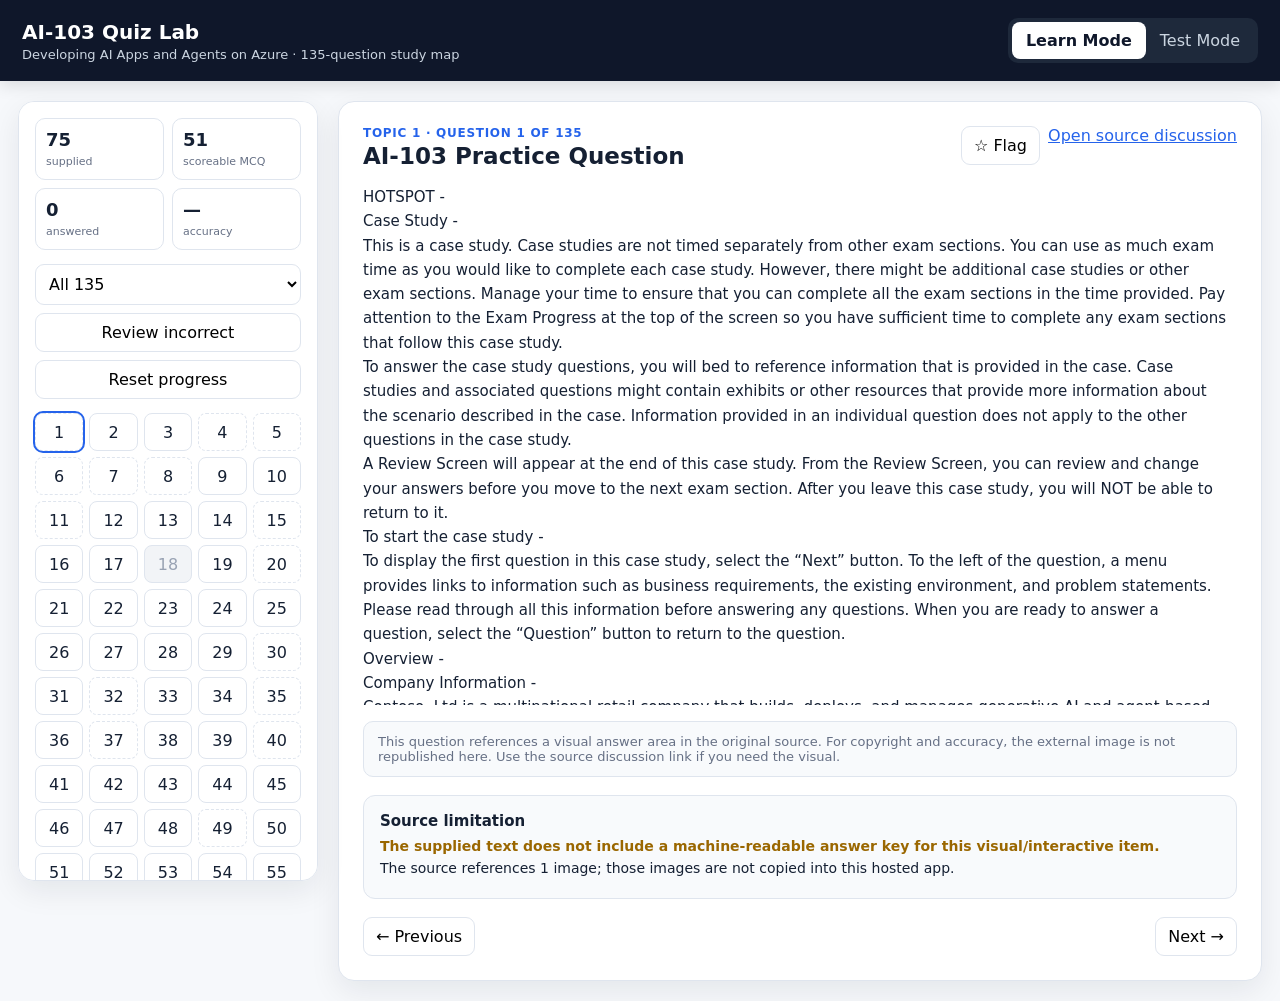
<file: final.html>
<!doctype html>
<html lang="en">
<head>
  <meta charset="utf-8" />
  <meta name="viewport" content="width=device-width,initial-scale=1" />
  <title>AI-103 Quiz Lab</title>
  <meta name="description" content="AI-103 study quiz with Learn and Test modes." />
  <style>
    :root{--bg:#f6f8fb;--panel:#fff;--text:#152033;--muted:#667085;--line:#dfe5ee;--accent:#2563eb;--accent2:#dbeafe;--ok:#067647;--okbg:#ecfdf3;--bad:#b42318;--badbg:#fef3f2;--warn:#9a6700;--warnbg:#fff8c5;--shadow:0 10px 30px rgba(16,24,40,.08)}
    *{box-sizing:border-box} body{margin:0;font-family:Inter,ui-sans-serif,system-ui,-apple-system,BlinkMacSystemFont,"Segoe UI",sans-serif;background:var(--bg);color:var(--text)}
    button,input,select{font:inherit}.app{min-height:100vh}.top{background:#0f172a;color:white;padding:18px 22px;position:sticky;top:0;z-index:20;box-shadow:0 4px 16px rgba(0,0,0,.12)}
    .topinner{max-width:1300px;margin:auto;display:flex;gap:18px;align-items:center;justify-content:space-between;flex-wrap:wrap}.brand h1{font-size:20px;margin:0}.brand p{margin:3px 0 0;color:#cbd5e1;font-size:13px}.mode{display:flex;background:#1e293b;padding:4px;border-radius:10px}.mode button{border:0;background:transparent;color:#cbd5e1;padding:9px 14px;border-radius:8px;cursor:pointer}.mode button.active{background:white;color:#0f172a;font-weight:700}
    .layout{max-width:1300px;margin:20px auto;padding:0 18px;display:grid;grid-template-columns:300px minmax(0,1fr);gap:20px}.side,.card{background:var(--panel);border:1px solid var(--line);border-radius:16px;box-shadow:var(--shadow)}.side{padding:16px;align-self:start;position:sticky;top:100px;max-height:calc(100vh - 120px);overflow:auto}.stats{display:grid;grid-template-columns:1fr 1fr;gap:8px;margin-bottom:14px}.stat{border:1px solid var(--line);border-radius:10px;padding:10px}.stat b{display:block;font-size:18px}.stat span{font-size:11px;color:var(--muted)}
    .filters{display:grid;gap:8px;margin-bottom:14px}.filters select,.filters button{width:100%;padding:9px;border:1px solid var(--line);border-radius:9px;background:white}.filters button{cursor:pointer}.navgrid{display:grid;grid-template-columns:repeat(5,1fr);gap:6px}.qnav{height:38px;border:1px solid var(--line);border-radius:8px;background:white;cursor:pointer;color:var(--text);position:relative}.qnav.missing{background:#f2f4f7;color:#98a2b3}.qnav.visual{border-style:dashed}.qnav.correct{background:var(--okbg);border-color:#86efac;color:var(--ok)}.qnav.wrong{background:var(--badbg);border-color:#fda29b;color:var(--bad)}.qnav.flagged:after{content:'★';position:absolute;right:2px;top:0;font-size:9px;color:#f59e0b}.legend{font-size:11px;color:var(--muted);line-height:1.6;margin-top:12px}
    .main{min-width:0}.card{padding:24px}.qhead{display:flex;gap:12px;justify-content:space-between;align-items:flex-start;margin-bottom:16px}.eyebrow{font-size:12px;font-weight:800;color:var(--accent);text-transform:uppercase;letter-spacing:.06em}.qtitle{margin:3px 0 0;font-size:23px}.actions{display:flex;gap:8px;flex-wrap:wrap;justify-content:flex-end}.btn{border:1px solid var(--line);background:white;padding:9px 12px;border-radius:9px;cursor:pointer}.btn.primary{background:var(--accent);color:white;border-color:var(--accent)}.btn.flag.on{background:#fffbeb;border-color:#fbbf24}.question{white-space:pre-wrap;line-height:1.62;font-size:15px;max-height:520px;overflow:auto;padding-right:6px}.question.compact{max-height:none}.source-note{margin:16px 0;padding:12px 14px;border-radius:10px;background:#f8fafc;border:1px solid var(--line);font-size:13px;color:var(--muted)}
    .opts{display:grid;gap:10px;margin-top:18px}.opt{display:flex;gap:12px;align-items:flex-start;width:100%;text-align:left;border:1px solid var(--line);background:white;border-radius:12px;padding:14px;cursor:pointer}.opt:hover{border-color:#94a3b8}.opt.selected{border:2px solid var(--accent);background:#eff6ff}.opt.correct{border:2px solid #22c55e;background:var(--okbg)}.opt.wrong{border:2px solid #ef4444;background:var(--badbg)}.letter{flex:0 0 28px;height:28px;border-radius:50%;display:grid;place-items:center;background:#eef2f7;font-weight:800}.opt.correct .letter{background:#dcfce7}.opt.wrong .letter{background:#fee2e2}.answerbox{margin-top:18px;padding:16px;border-radius:12px;background:#f8fafc;border:1px solid var(--line)}.answerbox h3{margin:0 0 8px;font-size:15px}.answerbox p{margin:6px 0;font-size:14px}.good{color:var(--ok);font-weight:700}.bad{color:var(--bad);font-weight:700}.warn{color:var(--warn);font-weight:700}.controls{display:flex;justify-content:space-between;gap:10px;margin-top:18px;flex-wrap:wrap}.locked{padding:30px;text-align:center}.locked h2{margin-top:0}.locked p{color:var(--muted);max-width:620px;margin:10px auto}.scorecard{display:grid;grid-template-columns:repeat(4,1fr);gap:10px;margin-bottom:16px}.bigstat{padding:14px;border:1px solid var(--line);border-radius:12px}.bigstat b{font-size:22px;display:block}.bigstat span{color:var(--muted);font-size:12px}
    a{color:var(--accent)}
    @media(max-width:900px){.layout{grid-template-columns:1fr}.side{position:static;max-height:none}.navgrid{grid-template-columns:repeat(10,1fr)}.question{max-height:none}}@media(max-width:600px){.top{padding:14px}.layout{padding:0 10px;margin-top:12px}.card{padding:16px}.navgrid{grid-template-columns:repeat(7,1fr)}.scorecard{grid-template-columns:1fr 1fr}.qtitle{font-size:20px}.qhead{flex-direction:column}.actions{justify-content:flex-start}.opt{padding:12px}}
  </style>
</head>
<body>
<div class="app">
  <header class="top"><div class="topinner"><div class="brand"><h1>AI-103 Quiz Lab</h1><p>Developing AI Apps and Agents on Azure · 135-question study map</p></div><div class="mode" aria-label="Quiz mode"><button id="learnBtn" class="active">Learn Mode</button><button id="testBtn">Test Mode</button></div></div></header>
  <div class="layout">
    <aside class="side">
      <div class="stats"><div class="stat"><b id="availableCount">0</b><span>supplied</span></div><div class="stat"><b id="scoreableCount">0</b><span>scoreable MCQ</span></div><div class="stat"><b id="answeredCount">0</b><span>answered</span></div><div class="stat"><b id="accuracy">—</b><span>accuracy</span></div></div>
      <div class="filters"><select id="filter"><option value="all">All 135</option><option value="supplied">Supplied only</option><option value="scoreable">Scoreable MCQ</option><option value="visual">Visual / interactive</option><option value="missing">Missing from source</option><option value="flagged">Flagged</option><option value="wrong">Incorrect only</option></select><button id="reviewBtn">Review incorrect</button><button id="resetBtn">Reset progress</button></div>
      <div class="navgrid" id="nav"></div>
      <div class="legend">Solid = scoreable · Dashed = visual/interactive · Gray = not supplied · Green/red = test result · ★ = flagged</div>
    </aside>
    <main class="main"><section class="card" id="quizCard"></section></main>
  </div>
</div>
<script>
window.AI103_QUESTIONS = [{"number": 1, "topic": 1, "url": "https://www.examtopics.com/discussions/microsoft/view/412433-exam-ai-103-topic-1-question-1-discussion/", "content": "HOTSPOT -\nCase Study -\nThis is a case study. Case studies are not timed separately from other exam sections. You can use as much exam time as you would like to complete each case study. However, there might be additional case studies or other exam sections. Manage your time to ensure that you can complete all the exam sections in the time provided. Pay attention to the Exam Progress at the top of the screen so you have sufficient time to complete any exam sections that follow this case study.\nTo answer the case study questions, you will bed to reference information that is provided in the case. Case studies and associated questions might contain exhibits or other resources that provide more information about the scenario described in the case. Information provided in an individual question does not apply to the other questions in the case study.\nA Review Screen will appear at the end of this case study. From the Review Screen, you can review and change your answers before you move to the next exam section. After you leave this case study, you will NOT be able to return to it.\nTo start the case study -\nTo display the first question in this case study, select the “Next” button. To the left of the question, a menu provides links to information such as business requirements, the existing environment, and problem statements. Please read through all this information before answering any questions. When you are ready to answer a question, select the “Question” button to return to the question.\nOverview -\nCompany Information -\nContoso, Ltd is a multinational retail company that builds, deploys, and manages generative AI and agent-based solutions by using Microsoft Foundry.\nExisting Environment -\nIdentity Environment -\nContoso uses Microsoft Entra ID for identity management, authentication, and authorization capabilities that enable agents to access organizational resources and services.\nContoso recently formed a new AI engineering team named Agent1Dev Team to optimize and maintain existing AI solutions.\nThe team collaborates with solution architects, DevOps engineers, and security engineers to design, implement. monitor, and secure AI applications.\nContoso also has a team named Agent1Test Team that is responsible for validating AI solutions before the solution deployments.\nGenerative Environment -\nContoso has a Microsoft Foundry deployment that contains two projects named Project1 and Project2.\nProject1 -\nProject1 contains a customer support agent named Agent1 that assists customers with product inquiries and troubleshooting requests.\nAgent1 has the following configurations:\nAgent1 uses a base model deployment.\nA safety evaluation pipeline is NOT enabled.\nTool invocation approval workflows are NOT enabled.\nConversation memory constraints are NOT configured.\nAgent1 interacts with customers by using digital support channels and answers general questions about Contoso products.\nProject1 is deployed to an Azure region located in the European Union (EU).\nAgent1Dev Team will use Project1 to optimize and maintain Agent1.\nProject2 -\nProject2 contains a deployed video generation model. The marketing department at Contoso has access to Project2 and plans to use the model to develop a video creation solution.\nDevelopment of the solution is incomplete.\nData Environment -\nContoso stores product-related information in Azure resources that support AI applications.\nThe Azure environment contains an Azure Blob Storage account named storage1 that stores product detail sheets for all the Contoso products.\nThe product sheets include specifications, feature descriptions, and product support information that Agent1 can use to answer customer questions. The product sheets are stored in the PDF format.\nProblem Statements -\nContoso identifies the following issues:\nAgent1 has only general knowledge of the Contoso products.\nA recent chat interaction with Agent1 was analyzed for sentiment. The results of the analysis have NOT been processed yet.\nAgent1 does NOT use the detailed product information in the product sheets stored in storage1 when responding to customer questions.\nThe finance department at Contoso reports that vendor invoices must be reviewed manually to ensure that the invoices match the terms defined in the vendor contracts. The invoices contain tables, logos, and varied layouts that make the documents difficult to process consistently.\nRequirements -\nPlanned Changes -\nContoso plans to implement the following changes:\nImplement a solution for Project1 that analyzes the vendor invoices by evaluating both the visual layout and the textual content of the invoices, so that the invoice details can be verified against the vendor contract terms.\nUpdate the base model deployment used by Agent1 and standardize the model version to ensure continuity and consistent responses.\nEnable Agent1 to retrieve and use the detailed product information from the product sheets stored in storage1.\nImplement an indexing solution for the product sheets that Agent1 can use to answer customer questions.\nComplete the development of the video creation solution.\nTechnical Requirements -\nContoso identifies the following technical requirements:\nThe model deployment used by Agent1 must support scalable, high-throughput generative AI workloads and dynamically scale to handle variable customer support traffic, without requiring reserved throughput capacity.\nThe product sheets must be processed by using an indexing pipeline that enables semantic and vector search, so that Agent1 can retrieve the relevant product information.\nResponses generated by using the product sheet information must be relevant, complete, and accurate.\nAgent1 must be able to use the product sheets to answer natural language questions about product details.\nThe model version used by Agent1 must remain consistent to ensure stable responses.\nThe data processed by the model must remain within the EU.\nSecurity and Compliance Requirements\nContoso identifies the following security and compliance requirements:\nAPI keys must NOT be used to access Foundry-deployed models.\nAccess to the Azure resources must follow the principle of least privilege.\nThe developers at Contoso must authenticate to Microsoft Foundry resources by using Microsoft Entra authentication.\nAccess to Project1 must be assigned to the members of Agent1Dev Team by using a security group named SC_Agent1_Dev.\nAccess to Project1 must be assigned to the members of Agent1Test Team by using a security group named SC_Agent1_Test.\nAgent1 must never reveal customer information, even if a document that contains customer data is added erroneously to the product sheet repository in storage1.\nThe product sheets might contain images that include embedded text. Agent1 must be protected from malicious instructions potentially hidden within the images.\nBusiness Requirements -\nContoso identifies the following business requirements:\nUsers that interact with Agent1 must have a personalized experience in future interactions, including the ability for Agent1 to retain conversation context and recall relevant information from previous interactions.\nAgent1 must answer questions only about the products sold by Contoso.\nYou need to configure the model deployment for Agent1 to meet the technical requirements.\nWhat should you configure? To answer, select the appropriate options in the answer area.\nNOTE: Each correct selection is worth one point.", "options": [], "suggestedAnswer": "not shown", "communityAnswer": "no votes", "images": ["https://img.examtopics.com/ai-103/image1.png"]}, {"number": 2, "topic": 1, "url": "https://www.examtopics.com/discussions/microsoft/view/412434-exam-ai-103-topic-1-question-2-discussion/", "content": "Case Study -\nThis is a case study. Case studies are not timed separately from other exam sections. You can use as much exam time as you would like to complete each case study. However, there might be additional case studies or other exam sections. Manage your time to ensure that you can complete all the exam sections in the time provided. Pay attention to the Exam Progress at the top of the screen so you have sufficient time to complete any exam sections that follow this case study.\nTo answer the case study questions, you will bed to reference information that is provided in the case. Case studies and associated questions might contain exhibits or other resources that provide more information about the scenario described in the case. Information provided in an individual question does not apply to the other questions in the case study.\nA Review Screen will appear at the end of this case study. From the Review Screen, you can review and change your answers before you move to the next exam section. After you leave this case study, you will NOT be able to return to it.\nTo start the case study -\nTo display the first question in this case study, select the “Next” button. To the left of the question, a menu provides links to information such as business requirements, the existing environment, and problem statements. Please read through all this information before answering any questions. When you are ready to answer a question, select the “Question” button to return to the question.\nOverview -\nCompany Information -\nContoso, Ltd is a multinational retail company that builds, deploys, and manages generative AI and agent-based solutions by using Microsoft Foundry.\nExisting Environment -\nIdentity Environment -\nContoso uses Microsoft Entra ID for identity management, authentication, and authorization capabilities that enable agents to access organizational resources and services.\nContoso recently formed a new AI engineering team named Agent1Dev Team to optimize and maintain existing AI solutions.\nThe team collaborates with solution architects, DevOps engineers, and security engineers to design, implement. monitor, and secure AI applications.\nContoso also has a team named Agent1Test Team that is responsible for validating AI solutions before the solution deployments.\nGenerative Environment -\nContoso has a Microsoft Foundry deployment that contains two projects named Project1 and Project2.\nProject1 -\nProject1 contains a customer support agent named Agent1 that assists customers with product inquiries and troubleshooting requests.\nAgent1 has the following configurations:\nAgent1 uses a base model deployment.\nA safety evaluation pipeline is NOT enabled.\nTool invocation approval workflows are NOT enabled.\nConversation memory constraints are NOT configured.\nAgent1 interacts with customers by using digital support channels and answers general questions about Contoso products.\nProject1 is deployed to an Azure region located in the European Union (EU).\nAgent1Dev Team will use Project1 to optimize and maintain Agent1.\nProject2 -\nProject2 contains a deployed video generation model. The marketing department at Contoso has access to Project2 and plans to use the model to develop a video creation solution.\nDevelopment of the solution is incomplete.\nData Environment -\nContoso stores product-related information in Azure resources that support AI applications.\nThe Azure environment contains an Azure Blob Storage account named storage1 that stores product detail sheets for all the Contoso products.\nThe product sheets include specifications, feature descriptions, and product support information that Agent1 can use to answer customer questions. The product sheets are stored in the PDF format.\nProblem Statements -\nContoso identifies the following issues:\nAgent1 has only general knowledge of the Contoso products.\nA recent chat interaction with Agent1 was analyzed for sentiment. The results of the analysis have NOT been processed yet.\nAgent1 does NOT use the detailed product information in the product sheets stored in storage1 when responding to customer questions.\nThe finance department at Contoso reports that vendor invoices must be reviewed manually to ensure that the invoices match the terms defined in the vendor contracts. The invoices contain tables, logos, and varied layouts that make the documents difficult to process consistently.\nRequirements -\nPlanned Changes -\nContoso plans to implement the following changes:\nImplement a solution for Project1 that analyzes the vendor invoices by evaluating both the visual layout and the textual content of the invoices, so that the invoice details can be verified against the vendor contract terms.\nUpdate the base model deployment used by Agent1 and standardize the model version to ensure continuity and consistent responses.\nEnable Agent1 to retrieve and use the detailed product information from the product sheets stored in storage1.\nImplement an indexing solution for the product sheets that Agent1 can use to answer customer questions.\nComplete the development of the video creation solution.\nTechnical Requirements -\nContoso identifies the following technical requirements:\nThe model deployment used by Agent1 must support scalable, high-throughput generative AI workloads and dynamically scale to handle variable customer support traffic, without requiring reserved throughput capacity.\nThe product sheets must be processed by using an indexing pipeline that enables semantic and vector search, so that Agent1 can retrieve the relevant product information.\nResponses generated by using the product sheet information must be relevant, complete, and accurate.\nAgent1 must be able to use the product sheets to answer natural language questions about product details.\nThe model version used by Agent1 must remain consistent to ensure stable responses.\nThe data processed by the model must remain within the EU.\nSecurity and Compliance Requirements\nContoso identifies the following security and compliance requirements:\nAPI keys must NOT be used to access Foundry-deployed models.\nAccess to the Azure resources must follow the principle of least privilege.\nThe developers at Contoso must authenticate to Microsoft Foundry resources by using Microsoft Entra authentication.\nAccess to Project1 must be assigned to the members of Agent1Dev Team by using a security group named SC_Agent1_Dev.\nAccess to Project1 must be assigned to the members of Agent1Test Team by using a security group named SC_Agent1_Test.\nAgent1 must never reveal customer information, even if a document that contains customer data is added erroneously to the product sheet repository in storage1.\nThe product sheets might contain images that include embedded text. Agent1 must be protected from malicious instructions potentially hidden within the images.\nBusiness Requirements -\nContoso identifies the following business requirements:\nUsers that interact with Agent1 must have a personalized experience in future interactions, including the ability for Agent1 to retain conversation context and recall relevant information from previous interactions.\nAgent1 must answer questions only about the products sold by Contoso.\nYou need to configure Agent1 to meet the security and compliance requirements.\nWhat should you use?", "options": [{"key": "A", "text": "self-harm content filtering"}, {"key": "B", "text": "prompt shields"}, {"key": "C", "text": "Personally identifiable information (PII) Detection"}, {"key": "D", "text": "violence content filtering"}], "suggestedAnswer": "B", "communityAnswer": "B  [B 13 (52%), C 12 (48%)]", "images": []}, {"number": 3, "topic": 1, "url": "https://www.examtopics.com/discussions/microsoft/view/412435-exam-ai-103-topic-1-question-3-discussion/", "content": "You are planning a Microsoft Foundry project named Project1 that will contain multiple agents. Each agent will access the same Azure AI Search resource.\nYou need to recommend a solution to centrally manage the Azure AI Search credentials within Project1. The solution must be implemented across all the agents.\nWhat should you recommend?", "options": [{"key": "A", "text": "Enable role-based access control (RBAC) for the Azure AI Search resource."}, {"key": "B", "text": "Disable key-based access control on the Azure AI Search resource."}, {"key": "C", "text": "Add a connection to the Azure AI Search resource."}, {"key": "D", "text": "Create a managed private endpoint that connects to the Azure AI Search resource."}], "suggestedAnswer": "C", "communityAnswer": "C  [C 2 (100%)]", "images": []}, {"number": 4, "topic": 1, "url": "https://www.examtopics.com/discussions/microsoft/view/412436-exam-ai-103-topic-1-question-4-discussion/", "content": "HOTSPOT -\nYour company is piloting a customer support agent in a Microsoft Foundry project name Project1. Project1 is connected to an existing Application Insights resource, and the company’s support team reviews runs in the Traces tab.\nThe Foundry Agent Service is configured to perform the following actions:\nRetrieve the Application Insights connection string by calling project_client.telemetry.get_application_insights_connection_string().\nCall configure_azure_monitor(connection_string=...) to enable telemetry.\nA separate LangChain service is configured to use OpenTelemetry and has the following configurations:\nUses AzureAIOpenTelemetryTracer(connection_string=..., enable_content_recording=False)\nPasses the tracer by using config={“callbacks”:[azure_tracer]}\nCompany policy has the following requirements:\nTelemetry from LangChain and OpenTelemetry must be distinguishable within the same Application Insights resource.\nSecrets and credentials must NOT be stored in prompts, tool arguments, or span attributes.\nFor each of the following statements, select Yes if the statement is true. Otherwise, select No.\nNOTE: Each correct selection is worth one point.", "options": [], "suggestedAnswer": "not shown", "communityAnswer": "no votes", "images": ["https://img.examtopics.com/ai-103/image3.png"]}, {"number": 5, "topic": 1, "url": "https://www.examtopics.com/discussions/microsoft/view/412437-exam-ai-103-topic-1-question-5-discussion/", "content": "DRAG DROP -\nYou have a Microsoft Foundry project that processes procurement documents submitted by suppliers.\nYou need to implement two pipelines by using Azure Content Understanding in Foundry Tools. The solution must meet the following requirements:\nInclude a pipeline named Pipeline1 that supports cost-effective, high-volume processing of standalone PDF invoices.\nInclude a pipeline named Pipeline2 that supports cross-document validation by using multi-step reasoning and reference data.\nHow should you configure each pipeline? To answer, drag the appropriate configurations to the correct pipelines. Each configuration may be used once, more than once, of not at all. You may need to drag the split bar between panes or scroll to view content.\nNOTE: Each correct selection is worth one point.", "options": [], "suggestedAnswer": "not shown", "communityAnswer": "no votes", "images": ["https://img.examtopics.com/ai-103/image5.png"]}, {"number": 6, "topic": 1, "url": "https://www.examtopics.com/discussions/microsoft/view/412438-exam-ai-103-topic-1-question-6-discussion/", "content": "HOTSPOT -\nYou have a Python application named App1 that integrates with a Microsoft Foundry project named Project1.\nYou need to ensure that App1 meets the following requirements:\nAuthenticates by using a Microsoft Entra managed identity\nSends prompts to a deployed model by using the Azure OpenAI Responses API\nHow should you complete the Python code? To answer, select the appropriate options in the answer area.\nNOTE: Each correct selection is worth one point.", "options": [], "suggestedAnswer": "not shown", "communityAnswer": "no votes", "images": ["https://img.examtopics.com/ai-103/image7.png"]}, {"number": 7, "topic": 1, "url": "https://www.examtopics.com/discussions/microsoft/view/412439-exam-ai-103-topic-1-question-7-discussion/", "content": "HOTSPOT -\nYou have a Microsoft Foundry project that contains a workflow for a customer support triage process.\nYou have an Ask a question node that stores user responses in a local variable named Var01.\nYou need to create the following Power Fx expressions:\nAn if/else condition expression that ensures that Var01 contains a value\nA Send message expression that returns the stored user response in uppercase\nHow should you configure the expressions? To answer, select the appropriate options in the answer area.\nNOTE: Each correct selection is worth one point.", "options": [], "suggestedAnswer": "not shown", "communityAnswer": "no votes", "images": ["https://img.examtopics.com/ai-103/image9.png"]}, {"number": 8, "topic": 1, "url": "https://www.examtopics.com/discussions/microsoft/view/412440-exam-ai-103-topic-1-question-8-discussion/", "content": "HOTSPOT -\nYou have a Microsoft Foundry project that contains a customer support agent built by using the Foundry Agent Service.\nThe agent uploads user-provided screenshots to Azure Storage through a ticketing tool and receives a blob URL for additional reasoning.\nYou need to use image moderation during agent runs and prevent harmful content from being returned during runs. Azure AI Content Safety must access the images by using the blob URL. The solution must follow the principle of least privilege.\nWhat should you configure for Content Safety? To answer, select the appropriate options in the answer area.\nNOTE: Each correct selection is worth one point.", "options": [], "suggestedAnswer": "not shown", "communityAnswer": "no votes", "images": ["https://img.examtopics.com/ai-103/image11.png"]}, {"number": 9, "topic": 1, "url": "https://www.examtopics.com/discussions/microsoft/view/412441-exam-ai-103-topic-1-question-9-discussion/", "content": "You have a Microsoft Foundry project that contains three agents as shown in the following table.\n\nYou need to orchestrate the agents to ensure that the customer requests meet the following requirements:\nSupport a deterministic, step-based process that uses conditional branching and shared state across the agents.\nOptionally trigger a ticket action based on the triage result.\nThe solution must minimize development effort.\nWhat should you include in the solution?", "options": [{"key": "A", "text": "a workflow"}, {"key": "B", "text": "threads and runs without a workflow"}, {"key": "C", "text": "a multi-agent group chat session"}, {"key": "D", "text": "separate agent runs coordinated in the application code"}], "suggestedAnswer": "A", "communityAnswer": "A  [A 2 (100%)]", "images": ["https://img.examtopics.com/ai-103/image13.png"]}, {"number": 10, "topic": 1, "url": "https://www.examtopics.com/discussions/microsoft/view/412442-exam-ai-103-topic-1-question-10-discussion/", "content": "You have a Microsoft Foundry project that contains an agent. The agent uses Azure Speech in Foundry Tools.\nYou fine-tune a baseline speech to text model for the en-us locale and publish the model.\nThe agent calls the Speech to text REST API and returns an error message indicating that the project ID is invalid.\nYou need to set the project property to the correct ID.\nTo what should you set the project property?", "options": [{"key": "A", "text": "the project URL"}, {"key": "B", "text": "the custom speech project ID"}, {"key": "C", "text": "the project ID"}, {"key": "D", "text": "the custom speech endpoint URL"}], "suggestedAnswer": "B", "communityAnswer": "B  [B 4 (100%)]", "images": []}, {"number": 11, "topic": 1, "url": "https://www.examtopics.com/discussions/microsoft/view/412443-exam-ai-103-topic-1-question-11-discussion/", "content": "HOTSPOT -\nYou have a Microsoft Foundry project that contains an agent named PaymentAgent.\nPaymentAgent includes a function tool that issues customer refunds by using an external API.\nYou are creating a workflow in YAML.\nYou need to ensure that the workflow pauses for human approval and continues with the refund step only after approval is granted.\nHow should you complete the workflow definition? To answer, select the appropriate options in the answer area.\nNOTE: Each correct selection is worth one point.", "options": [], "suggestedAnswer": "not shown", "communityAnswer": "no votes", "images": ["https://img.examtopics.com/ai-103/image14.png"]}, {"number": 12, "topic": 1, "url": "https://www.examtopics.com/discussions/microsoft/view/412444-exam-ai-103-topic-1-question-12-discussion/", "content": "You have an Azure Speech in Foundry Tools resource that hosts a custom speech to text model deployed to a custom endpoint. An agent uses the endpoint to perform real-time speech recognition.\nYou are approaching the expiration date of the custom speech to text model.\nWhat is the expected behavior when the model expires?", "options": [{"key": "A", "text": "Speech recognition requests will return a 4xx error until a new custom model is deployed."}, {"key": "B", "text": "Speech recognition requests will continue to use the expired custom model until the model is removed manually."}, {"key": "C", "text": "Speech recognition requests will fall back to the most recent base model for the same locale."}, {"key": "D", "text": "The custom model will be deleted automatically when the model expires."}], "suggestedAnswer": "C", "communityAnswer": "C  [C 7 (87%), A 1 (12%)]", "images": []}, {"number": 13, "topic": 1, "url": "https://www.examtopics.com/discussions/microsoft/view/412445-exam-ai-103-topic-1-question-13-discussion/", "content": "You have a Microsoft Foundry project that contains a model deployment.\nYou have an application that calls the deployment by using the Azure OpenAI v1 API and DefaultAzureCredential.\nThe developers at your company receive HTTP 403 errors when they send inference requests, even after running az login.\nYou need to ensure that the developers can perform model inference. The solution must follow the principle of least privilege.\nWhich role-based access control (RBAC) role should you assign to the developers?", "options": [{"key": "A", "text": "Cognitive Services User"}, {"key": "B", "text": "Cognitive Services OpenAI User"}, {"key": "C", "text": "Contributor"}, {"key": "D", "text": "Cognitive Services Data Reader"}], "suggestedAnswer": "B", "communityAnswer": "B  [B 3 (100%)]", "images": []}, {"number": 14, "topic": 1, "url": "https://www.examtopics.com/discussions/microsoft/view/412446-exam-ai-103-topic-1-question-14-discussion/", "content": "You have a Microsoft Foundry project that contains an agent. The agent has a Model Context Protocol (MCP) tool that queries a knowledge base stored in Azure AI Search.\nSome agent runs return answers from the base model without invoking the knowledge base, which results in responses without grounded citations.\nYou are provided with the following code snippet that runs the agent.\n\nYou need to add the correct tool _choice parameter to the code to deterministically force the agent to invoke the MCP tool on each run.\nWhat should you add?", "options": [{"key": "A", "text": "tool_choice={“required”}"}, {"key": "B", "text": "tool_choice={“auto”}"}, {"key": "C", "text": "tool_choice={“type”:“knowledge_base”}"}, {"key": "D", "text": "tool_choice ={“type”:“mcp”}"}], "suggestedAnswer": "A", "communityAnswer": "A  [A 8 (57%), D 6 (42%)]", "images": ["https://img.examtopics.com/ai-103/image16.png"]}, {"number": 15, "topic": 1, "url": "https://www.examtopics.com/discussions/microsoft/view/412447-exam-ai-103-topic-1-question-15-discussion/", "content": "DRAG DROP -\nYou have a Microsoft Foundry project that contains a customer support agent grounded in internal documentation.\nAfter a recent update, users report the following issues:\nSome answers are unsupported by retrieved documents.\nA small number of responses are flagged for policy violations.\nYou need to evaluate each issue.\nWhich observability signals should you use for each issue? To answer, drag the appropriate observability signals to the correct issues. Each observability signal may be used once, more than once, or not at all. You may need to drag the spit bar between panes or scroll to view content.\nNOTE: Each correct selection is worth one point.", "options": [], "suggestedAnswer": "not shown", "communityAnswer": "no votes", "images": ["https://img.examtopics.com/ai-103/image17.png"]}, {"number": 16, "topic": 1, "url": "https://www.examtopics.com/discussions/microsoft/view/412448-exam-ai-103-topic-1-question-16-discussion/", "content": "You have a Microsoft Foundry project named Project1 that contains an agent. The agent uses an OpenAPI 3.0 specification to call an external weather service.\nThe weather service requires a key to be passed in an HTTP header. The key value is stored as a connection in Project1.\nYou need to ensure that the key value from the connection is included automatically whenever the OpenAPI tool is invoked.\nWhat should you configure in the OpenAPI specification?", "options": [{"key": "A", "text": "a header parameter defined for each operation"}, {"key": "B", "text": "an Azure Key Vault connection"}, {"key": "C", "text": "an API key security scheme"}, {"key": "D", "text": "a Bearer token security scheme"}], "suggestedAnswer": "C", "communityAnswer": "C  [C 1 (100%)]", "images": []}, {"number": 17, "topic": 1, "url": "https://www.examtopics.com/discussions/microsoft/view/412449-exam-ai-103-topic-1-question-17-discussion/", "content": "You have a Microsoft Foundry project that serves a high-volume chat app.\nMost requests are simple FAQs, but some require advanced reasoning.\nYou need to reduce costs and latency for common queries, without degrading the quality of the responses to complex questions.\nWhat should you do?", "options": [{"key": "A", "text": "Route all the requests to a smaller model."}, {"key": "B", "text": "Use a model cascade that routes the requests to different models."}, {"key": "C", "text": "Increase the value of the max_tokens parameter for all the requests."}, {"key": "D", "text": "Route all the requests to the most capable model."}], "suggestedAnswer": "B", "communityAnswer": "B  [B 2 (100%)]", "images": []}, {"number": 19, "topic": 1, "url": "https://www.examtopics.com/discussions/microsoft/view/412451-exam-ai-103-topic-1-question-19-discussion/", "content": "You have a Microsoft Foundry project that contains a high-traffic agent.\nAfter a recent update, operational costs increase significantly.\nMonitoring confirms that the volume of user traffic to the agent remains unchanged.\nYou suspect that changes to the request or response characteristics are causing the increase. You need to identify whether the additional costs are driven by the model input size, the model output size, or expanded tool usage.\nWhich observability capability should you use?", "options": [{"key": "A", "text": "latency"}, {"key": "B", "text": "evaluation metrics"}, {"key": "C", "text": "run success rate"}, {"key": "D", "text": "token usage"}], "suggestedAnswer": "D", "communityAnswer": "D  [D 1 (100%)]", "images": []}, {"number": 20, "topic": 1, "url": "https://www.examtopics.com/discussions/microsoft/view/412452-exam-ai-103-topic-1-question-20-discussion/", "content": "HOTSPOT -\nYou have a Microsoft Foundry project that contains an agent.\nThe agent uses tools to retrieve internal content and call external APIs. The agent is configured to let the model decide when to call the tools.\nYou need to publish the agent for a compliance workflow. The solution must meet the following requirements:\nEach workflow run must include a retrieval step before generating a response.\nTool calls must authenticate by using the published agent’s own identity.\nTool access must use an identity isolated from other project resources.\nTool access must use support audit tracing.\nWhat should you do? To answer, select the appropriate options in the answer area.\nNOTE: Each correct selection is worth one point.", "options": [], "suggestedAnswer": "not shown", "communityAnswer": "no votes", "images": ["https://img.examtopics.com/ai-103/image21.png"]}, {"number": 21, "topic": 1, "url": "https://www.examtopics.com/discussions/microsoft/view/412453-exam-ai-103-topic-1-question-21-discussion/", "content": "You have a Microsoft Foundry project named Project1 that contains the following:\nAn OpenAPI tool that calls an external API\nA project connection named Connection1 that stores the API key of the external API\nWhen an agent calls the OpenAPI tool, the API returns a 401 unauthorized error, and traces show that the API key header is NOT being sent.\nYou need to ensure that the OpenAPI tool automatically includes the API key from Connection1 on all requests.\nWhat should you do?", "options": [{"key": "A", "text": "Enable identity passthrough so that the tool uses the Microsoft Entra token of the caller."}, {"key": "B", "text": "Add the API key header manually to the OpenAPI specification."}, {"key": "C", "text": "Configure the tool to use the default connection of Project1."}, {"key": "D", "text": "Connect the tool to Connection1."}], "suggestedAnswer": "D", "communityAnswer": "D  [D 4 (100%)]", "images": []}, {"number": 22, "topic": 1, "url": "https://www.examtopics.com/discussions/microsoft/view/412454-exam-ai-103-topic-1-question-22-discussion/", "content": "You have a Microsoft Foundry project that contains a customer support agent. The agent calls an internal knowledge API tool before generating responses.\nUsers report the following issues:\nSome requests take more than 15 seconds to complete.\nSome responses are incorrect, even when the knowledge API returns the expected data.\nYou need to inspect individual agent runs to view the ordered sequence of large language model (LLM) calls, tool invocations, and timing information.\nWhich observability capability should you use?", "options": [{"key": "A", "text": "token usage"}, {"key": "B", "text": "monitoring"}, {"key": "C", "text": "safety metrics"}, {"key": "D", "text": "tracing"}], "suggestedAnswer": "D", "communityAnswer": "D  [D 1 (100%)]", "images": []}, {"number": 23, "topic": 1, "url": "https://www.examtopics.com/discussions/microsoft/view/412455-exam-ai-103-topic-1-question-23-discussion/", "content": "Note: This section contains one or more sets of questions with the same scenario and problem. Each question presents a unique solution to the problem. You must determine whether the solution meets the stated goals. More than one solution in the set might solve the problem. It is also possible that none of the solutions in the set solve the problem.\nAfter you answer a question in this section, you will NOT be able to return. As a result, these questions do not appear on the Review Screen.\nYou have a multimodal AI generative model that accepts image uploads and uses extracted image text to generate responses.\nYou discover that users can upload unsafe images and embed hidden instructions into images to manipulate the model.\nYou need to implement controls to mitigate the risk.\nSolution: You configure a prompt shield for user prompts.\nDoes this meet the goal?", "options": [{"key": "A", "text": "Yes"}, {"key": "B", "text": "No"}], "suggestedAnswer": "B", "communityAnswer": "B  [B 5 (83%), A 1 (16%)]", "images": []}, {"number": 24, "topic": 1, "url": "https://www.examtopics.com/discussions/microsoft/view/412456-exam-ai-103-topic-1-question-24-discussion/", "content": "Note: This section contains one or more sets of questions with the same scenario and problem. Each question presents a unique solution to the problem. You must determine whether the solution meets the stated goals. More than one solution in the set might solve the problem. It is also possible that none of the solutions in the set solve the problem.\nAfter you answer a question in this section, you will NOT be able to return. As a result, these questions do not appear on the Review Screen.\nYou have a multimodal AI generative model that accepts image uploads and uses extracted image text to generate responses.\nYou discover that users can upload unsafe images and embed hidden instructions into images to manipulate the model.\nYou need to implement controls to mitigate the risk.\nSolution: You configure image moderation to block unsafe content before processing the images.\nDoes this meet the goal?", "options": [{"key": "A", "text": "Yes"}, {"key": "B", "text": "No"}], "suggestedAnswer": "B", "communityAnswer": "B  [B 7 (100%)]", "images": []}, {"number": 25, "topic": 1, "url": "https://www.examtopics.com/discussions/microsoft/view/412457-exam-ai-103-topic-1-question-25-discussion/", "content": "Note: This section contains one or more sets of questions with the same scenario and problem. Each question presents a unique solution to the problem. You must determine whether the solution meets the stated goals. More than one solution in the set might solve the problem. It is also possible that none of the solutions in the set solve the problem.\nAfter you answer a question in this section, you will NOT be able to return. As a result, these questions do not appear on the Review Screen.\nYou have a multimodal AI generative model that accepts image uploads and uses extracted image text to generate responses.\nYou discover that users can upload unsafe images and embed hidden instructions into images to manipulate the model.\nYou need to implement controls to mitigate the risk.\nSolution: You configure a prompt shield for documents.\nDoes this meet the goal?", "options": [{"key": "A", "text": "Yes"}, {"key": "B", "text": "No"}], "suggestedAnswer": "A", "communityAnswer": "A  [A 6 (54%), B 5 (45%)]", "images": []}, {"number": 26, "topic": 1, "url": "https://www.examtopics.com/discussions/microsoft/view/412458-exam-ai-103-topic-1-question-26-discussion/", "content": "Note: This section contains one or more sets of questions with the same scenario and problem. Each question presents a unique solution to the problem. You must determine whether the solution meets the stated goals. More than one solution in the set might solve the problem. It is also possible that none of the solutions in the set solve the problem.\nAfter you answer a question in this section, you will NOT be able to return. As a result, these questions do not appear on the Review Screen.\nYou have a multimodal AI generative model that accepts image uploads and uses extracted image text to generate responses.\nYou discover that users can upload unsafe images and embed hidden instructions into images to manipulate the model.\nYou need to implement controls to mitigate the risk.\nSolution: You configure protected material detection.\nDoes this meet the goal?", "options": [{"key": "A", "text": "Yes"}, {"key": "B", "text": "No"}], "suggestedAnswer": "B", "communityAnswer": "B  [B 3 (100%)]", "images": []}, {"number": 27, "topic": 1, "url": "https://www.examtopics.com/discussions/microsoft/view/412459-exam-ai-103-topic-1-question-27-discussion/", "content": "Case Study -\nThis is a case study. Case studies are not timed separately from other exam sections. You can use as much exam time as you would like to complete each case study. However, there might be additional case studies or other exam sections. Manage your time to ensure that you can complete all the exam sections in the time provided. Pay attention to the Exam Progress at the top of the screen so you have sufficient time to complete any exam sections that follow this case study.\nTo answer the case study questions, you will bed to reference information that is provided in the case. Case studies and associated questions might contain exhibits or other resources that provide more information about the scenario described in the case. Information provided in an individual question does not apply to the other questions in the case study.\nA Review Screen will appear at the end of this case study. From the Review Screen, you can review and change your answers before you move to the next exam section. After you leave this case study, you will NOT be able to return to it.\nTo start the case study -\nTo display the first question in this case study, select the “Next” button. To the left of the question, a menu provides links to information such as business requirements, the existing environment, and problem statements. Please read through all this information before answering any questions. When you are ready to answer a question, select the “Question” button to return to the question.\nOverview -\nCompany Information -\nContoso, Ltd is a multinational retail company that builds, deploys, and manages generative AI and agent-based solutions by using Microsoft Foundry.\nExisting Environment -\nIdentity Environment -\nContoso uses Microsoft Entra ID for identity management, authentication, and authorization capabilities that enable agents to access organizational resources and services.\nContoso recently formed a new AI engineering team named Agent1Dev Team to optimize and maintain existing AI solutions.\nThe team collaborates with solution architects, DevOps engineers, and security engineers to design, implement. monitor, and secure AI applications.\nContoso also has a team named Agent1Test Team that is responsible for validating AI solutions before the solution deployments.\nGenerative Environment -\nContoso has a Microsoft Foundry deployment that contains two projects named Project1 and Project2.\nProject1 -\nProject1 contains a customer support agent named Agent1 that assists customers with product inquiries and troubleshooting requests.\nAgent1 has the following configurations:\nAgent1 uses a base model deployment.\nA safety evaluation pipeline is NOT enabled.\nTool invocation approval workflows are NOT enabled.\nConversation memory constraints are NOT configured.\nAgent1 interacts with customers by using digital support channels and answers general questions about Contoso products.\nProject1 is deployed to an Azure region located in the European Union (EU).\nAgent1Dev Team will use Project1 to optimize and maintain Agent1.\nProject2 -\nProject2 contains a deployed video generation model. The marketing department at Contoso has access to Project2 and plans to use the model to develop a video creation solution.\nDevelopment of the solution is incomplete.\nData Environment -\nContoso stores product-related information in Azure resources that support AI applications.\nThe Azure environment contains an Azure Blob Storage account named storage1 that stores product detail sheets for all the Contoso products.\nThe product sheets include specifications, feature descriptions, and product support information that Agent1 can use to answer customer questions. The product sheets are stored in the PDF format.\nProblem Statements -\nContoso identifies the following issues:\nAgent1 has only general knowledge of the Contoso products.\nA recent chat interaction with Agent1 was analyzed for sentiment. The results of the analysis have NOT been processed yet.\nAgent1 does NOT use the detailed product information in the product sheets stored in storage1 when responding to customer questions.\nThe finance department at Contoso reports that vendor invoices must be reviewed manually to ensure that the invoices match the terms defined in the vendor contracts. The invoices contain tables, logos, and varied layouts that make the documents difficult to process consistently.\nRequirements -\nPlanned Changes -\nContoso plans to implement the following changes:\nImplement a solution for Project1 that analyzes the vendor invoices by evaluating both the visual layout and the textual content of the invoices, so that the invoice details can be verified against the vendor contract terms.\nUpdate the base model deployment used by Agent1 and standardize the model version to ensure continuity and consistent responses.\nEnable Agent1 to retrieve and use the detailed product information from the product sheets stored in storage1.\nImplement an indexing solution for the product sheets that Agent1 can use to answer customer questions.\nComplete the development of the video creation solution.\nTechnical Requirements -\nContoso identifies the following technical requirements:\nThe model deployment used by Agent1 must support scalable, high-throughput generative AI workloads and dynamically scale to handle variable customer support traffic, without requiring reserved throughput capacity.\nThe product sheets must be processed by using an indexing pipeline that enables semantic and vector search, so that Agent1 can retrieve the relevant product information.\nResponses generated by using the product sheet information must be relevant, complete, and accurate.\nAgent1 must be able to use the product sheets to answer natural language questions about product details.\nThe model version used by Agent1 must remain consistent to ensure stable responses.\nThe data processed by the model must remain within the EU.\nSecurity and Compliance Requirements\nContoso identifies the following security and compliance requirements:\nAPI keys must NOT be used to access Foundry-deployed models.\nAccess to the Azure resources must follow the principle of least privilege.\nThe developers at Contoso must authenticate to Microsoft Foundry resources by using Microsoft Entra authentication.\nAccess to Project1 must be assigned to the members of Agent1Dev Team by using a security group named SC_Agent1_Dev.\nAccess to Project1 must be assigned to the members of Agent1Test Team by using a security group named SC_Agent1_Test.\nAgent1 must never reveal customer information, even if a document that contains customer data is added erroneously to the product sheet repository in storage1.\nThe product sheets might contain images that include embedded text. Agent1 must be protected from malicious instructions potentially hidden within the images.\nBusiness Requirements -\nContoso identifies the following business requirements:\nUsers that interact with Agent1 must have a personalized experience in future interactions, including the ability for Agent1 to retain conversation context and recall relevant information from previous interactions.\nAgent1 must answer questions only about the products sold by Contoso.\nYou need to recommend a solution to assess the responses generated by Agent1 when the agent uses the product information stored in storage1. The solution must meet the technical requirements.\nWhat should you include in the recommendation?", "options": [{"key": "A", "text": "a Retrieval Augmented Generation (RAG) evaluator"}, {"key": "B", "text": "a custom guardrail"}, {"key": "C", "text": "model fine-tuning"}, {"key": "D", "text": "a groundedness evaluator"}], "suggestedAnswer": "D", "communityAnswer": "D  [D 3 (100%)]", "images": []}, {"number": 28, "topic": 1, "url": "https://www.examtopics.com/discussions/microsoft/view/412460-exam-ai-103-topic-1-question-28-discussion/", "content": "Case Study -\nThis is a case study. Case studies are not timed separately from other exam sections. You can use as much exam time as you would like to complete each case study. However, there might be additional case studies or other exam sections. Manage your time to ensure that you can complete all the exam sections in the time provided. Pay attention to the Exam Progress at the top of the screen so you have sufficient time to complete any exam sections that follow this case study.\nTo answer the case study questions, you will bed to reference information that is provided in the case. Case studies and associated questions might contain exhibits or other resources that provide more information about the scenario described in the case. Information provided in an individual question does not apply to the other questions in the case study.\nA Review Screen will appear at the end of this case study. From the Review Screen, you can review and change your answers before you move to the next exam section. After you leave this case study, you will NOT be able to return to it.\nTo start the case study -\nTo display the first question in this case study, select the “Next” button. To the left of the question, a menu provides links to information such as business requirements, the existing environment, and problem statements. Please read through all this information before answering any questions. When you are ready to answer a question, select the “Question” button to return to the question.\nOverview -\nCompany Information -\nContoso, Ltd is a multinational retail company that builds, deploys, and manages generative AI and agent-based solutions by using Microsoft Foundry.\nExisting Environment -\nIdentity Environment -\nContoso uses Microsoft Entra ID for identity management, authentication, and authorization capabilities that enable agents to access organizational resources and services.\nContoso recently formed a new AI engineering team named Agent1Dev Team to optimize and maintain existing AI solutions.\nThe team collaborates with solution architects, DevOps engineers, and security engineers to design, implement. monitor, and secure AI applications.\nContoso also has a team named Agent1Test Team that is responsible for validating AI solutions before the solution deployments.\nGenerative Environment -\nContoso has a Microsoft Foundry deployment that contains two projects named Project1 and Project2.\nProject1 -\nProject1 contains a customer support agent named Agent1 that assists customers with product inquiries and troubleshooting requests.\nAgent1 has the following configurations:\nAgent1 uses a base model deployment.\nA safety evaluation pipeline is NOT enabled.\nTool invocation approval workflows are NOT enabled.\nConversation memory constraints are NOT configured.\nAgent1 interacts with customers by using digital support channels and answers general questions about Contoso products.\nProject1 is deployed to an Azure region located in the European Union (EU).\nAgent1Dev Team will use Project1 to optimize and maintain Agent1.\nProject2 -\nProject2 contains a deployed video generation model. The marketing department at Contoso has access to Project2 and plans to use the model to develop a video creation solution.\nDevelopment of the solution is incomplete.\nData Environment -\nContoso stores product-related information in Azure resources that support AI applications.\nThe Azure environment contains an Azure Blob Storage account named storage1 that stores product detail sheets for all the Contoso products.\nThe product sheets include specifications, feature descriptions, and product support information that Agent1 can use to answer customer questions. The product sheets are stored in the PDF format.\nProblem Statements -\nContoso identifies the following issues:\nAgent1 has only general knowledge of the Contoso products.\nA recent chat interaction with Agent1 was analyzed for sentiment. The results of the analysis have NOT been processed yet.\nAgent1 does NOT use the detailed product information in the product sheets stored in storage1 when responding to customer questions.\nThe finance department at Contoso reports that vendor invoices must be reviewed manually to ensure that the invoices match the terms defined in the vendor contracts. The invoices contain tables, logos, and varied layouts that make the documents difficult to process consistently.\nRequirements -\nPlanned Changes -\nContoso plans to implement the following changes:\nImplement a solution for Project1 that analyzes the vendor invoices by evaluating both the visual layout and the textual content of the invoices, so that the invoice details can be verified against the vendor contract terms.\nUpdate the base model deployment used by Agent1 and standardize the model version to ensure continuity and consistent responses.\nEnable Agent1 to retrieve and use the detailed product information from the product sheets stored in storage1.\nImplement an indexing solution for the product sheets that Agent1 can use to answer customer questions.\nComplete the development of the video creation solution.\nTechnical Requirements -\nContoso identifies the following technical requirements:\nThe model deployment used by Agent1 must support scalable, high-throughput generative AI workloads and dynamically scale to handle variable customer support traffic, without requiring reserved throughput capacity.\nThe product sheets must be processed by using an indexing pipeline that enables semantic and vector search, so that Agent1 can retrieve the relevant product information.\nResponses generated by using the product sheet information must be relevant, complete, and accurate.\nAgent1 must be able to use the product sheets to answer natural language questions about product details.\nThe model version used by Agent1 must remain consistent to ensure stable responses.\nThe data processed by the model must remain within the EU.\nSecurity and Compliance Requirements\nContoso identifies the following security and compliance requirements:\nAPI keys must NOT be used to access Foundry-deployed models.\nAccess to the Azure resources must follow the principle of least privilege.\nThe developers at Contoso must authenticate to Microsoft Foundry resources by using Microsoft Entra authentication.\nAccess to Project1 must be assigned to the members of Agent1Dev Team by using a security group named SC_Agent1_Dev.\nAccess to Project1 must be assigned to the members of Agent1Test Team by using a security group named SC_Agent1_Test.\nAgent1 must never reveal customer information, even if a document that contains customer data is added erroneously to the product sheet repository in storage1.\nThe product sheets might contain images that include embedded text. Agent1 must be protected from malicious instructions potentially hidden within the images.\nBusiness Requirements -\nContoso identifies the following business requirements:\nUsers that interact with Agent1 must have a personalized experience in future interactions, including the ability for Agent1 to retain conversation context and recall relevant information from previous interactions.\nAgent1 must answer questions only about the products sold by Contoso.\nYou need to configure Agent1 to answer customer questions about only the Contoso products. The solution must meet the business requirements.\nWhat should you do?", "options": [{"key": "A", "text": "Modify the system message instructions."}, {"key": "B", "text": "Add few-shot examples."}, {"key": "C", "text": "Apply top-p sampling."}, {"key": "D", "text": "Increase the value of the temperature parameter."}], "suggestedAnswer": "A", "communityAnswer": "A  [A 1 (100%)]", "images": []}, {"number": 29, "topic": 1, "url": "https://www.examtopics.com/discussions/microsoft/view/412461-exam-ai-103-topic-1-question-29-discussion/", "content": "You have a Microsoft Foundry project.\nYou plan to build a customer support solution that contains an agent. The solution must meet the following requirements:\nProvide accurate, context-aware responses grounded in internal product documentation stored in Azure AI Search.\nRequire deep, multi-step reasoning across long contexts.\nGenerate detailed natural language responses.\nWhich type of model should you use to power the agent?", "options": [{"key": "A", "text": "a multimodal model"}, {"key": "B", "text": "a small language model (SLM)"}, {"key": "C", "text": "a key phrase extraction model"}, {"key": "D", "text": "a large language model (LLM)"}], "suggestedAnswer": "D", "communityAnswer": "D  [D 1 (100%)]", "images": []}, {"number": 30, "topic": 1, "url": "https://www.examtopics.com/discussions/microsoft/view/412462-exam-ai-103-topic-1-question-30-discussion/", "content": "DRAG DROP -\nYou have a Microsoft Foundry project that contains a deployed ticket-triage agent.\nYou discover that sometimes the agent responds without calling any tools, even when a tool is required.\nYou need to ensure that the agent calls a tool during execution.\nHow should you complete the Python code? To answer, drag the appropriate values to the correct targets. Each value may be used once, more than once, or not at all. You may need to drag the split bar between panes or scroll to view content.\nNOTE: Each correct selection is worth one point.", "options": [], "suggestedAnswer": "not shown", "communityAnswer": "no votes", "images": ["https://img.examtopics.com/ai-103/image23.png"]}, {"number": 31, "topic": 1, "url": "https://www.examtopics.com/discussions/microsoft/view/412463-exam-ai-103-topic-1-question-31-discussion/", "content": "You are building a web app named App1 that generates responses by using a model deployed to a Microsoft Foundry project named Project1.\nBefore sending the prompts to the model, App1 must retrieve documents by using Azure AI Search.\nYou need to integrate Project1 and App1. The solution must meet the following requirements:\nMultiple client applications must use the same search configuration.\nA security policy must prevent key-based authentication.\nAdministrative effort must be minimized.\nWhat should you do?", "options": [{"key": "A", "text": "Create a custom HTTP connection in Foundry and manually configure Azure AI Search endpoints per application."}, {"key": "B", "text": "Configure an Azure AI Search connection in Project1 and reference the connection in each application."}, {"key": "C", "text": "Call Azure AI Search directly from each application by using Microsoft Entra authentication."}, {"key": "D", "text": "Enable a managed identity for each application and call Azure AI Search directly."}], "suggestedAnswer": "B", "communityAnswer": "B  [B 2 (100%)]", "images": []}, {"number": 32, "topic": 1, "url": "https://www.examtopics.com/discussions/microsoft/view/412464-exam-ai-103-topic-1-question-32-discussion/", "content": "DRAG DROP -\nYou have a Microsoft Foundry project that contains an agent used by the financial analysts at your company.\nYou need to optimize the agent workflow by providing additional data access and processing capabilities. The solution must meet the following requirements:\nEnsure that the agent can perform calculations during conversations.\nEnsure that the agent can access up-to-date information from public websites.\nEnsure that the agent can retrieve information from documents uploaded directly to the agent.\nWhat should you use for each requirement? To answer, drag the appropriate tools to the correct requirements. Each tool may be used once, more than once, or not at all. You may need to drag the split bar between panes or scroll to view content.\nNOTE: Each correct selection is worth one point.", "options": [], "suggestedAnswer": "not shown", "communityAnswer": "no votes", "images": ["https://img.examtopics.com/ai-103/image25.png"]}, {"number": 33, "topic": 1, "url": "https://www.examtopics.com/discussions/microsoft/view/412465-exam-ai-103-topic-1-question-33-discussion/", "content": "You have a Microsoft Foundry project that contains a prompt agent used by a customer support web app.\nThe agent is invoked from a Python service that does NOT run in the Foundry portal.\nYou need to implement end-to-end tracing to capture latency breakdowns and exceptions across agent runs.\nWhich two components can you use? Each correct answer presents a complete solution.\nNOTE: Each correct selection is worth one point.\n\nE. Microsoft Sentinel", "options": [{"key": "A", "text": "a Log Analytics workspace"}, {"key": "B", "text": "Application Insights"}, {"key": "C", "text": "OpenTelemetry"}, {"key": "D", "text": "the Azure Monitor Agent"}], "suggestedAnswer": "BC", "communityAnswer": "BC  [BC 2 (100%)]", "images": []}, {"number": 34, "topic": 1, "url": "https://www.examtopics.com/discussions/microsoft/view/412466-exam-ai-103-topic-1-question-34-discussion/", "content": "You have a customer support agent that uses the Microsoft Foundry Agent Service.\nSometimes, customers return to a session days later to continue the same support case, and the agent must resume with the full historical context. The agent must provide the following:\nMulti-turn continuity within the session\nCross-session continuity for the same case\nAccess to the full interaction history, including user messages, agent messages, tool calls, and tool outputs\nYou need to ensure that the agent automatically reloads the complete history on each new turn.\nWhat should you do?", "options": [{"key": "A", "text": "Create and reuse a conversation by storing the conversation’s ID and supplying the ID on subsequent requests."}, {"key": "B", "text": "Persist only the final model response stored in the client application and prepend the response to future prompts."}, {"key": "C", "text": "Enable memory summarization on the agent definition to persist the context automatically."}], "suggestedAnswer": "A", "communityAnswer": "A  [A 3 (100%)]", "images": []}, {"number": 35, "topic": 1, "url": "https://www.examtopics.com/discussions/microsoft/view/412467-exam-ai-103-topic-1-question-35-discussion/", "content": "HOTSPOT -\nYou have a Microsoft Foundry project that contains a deployed chat model.\nYou have a Python service that sends API requests to the model. The service is integrated with an automated validation system that compares generated outputs against approved response patterns.\nStakeholders report that small wording differences are causing validation mismatches.\nYou need to update the request parameters to improve output stability. The solution must maximize reasoning quality.\nHow should you complete the Python code? To answer, select the appropriate options in the answer area.\nNOTE: Each correct selection is worth one point.", "options": [], "suggestedAnswer": "not shown", "communityAnswer": "no votes", "images": ["https://img.examtopics.com/ai-103/image27.png"]}, {"number": 36, "topic": 1, "url": "https://www.examtopics.com/discussions/microsoft/view/412468-exam-ai-103-topic-1-question-36-discussion/", "content": "You have a chat app in a Microsoft Foundry project and an Azure AI Search vectorized index.\nYou need to connect to the index to meet the following requirements:\nComplex questions must retrieve information from multiple chunks.\nMulti-turn conversations must influence retrieval planning.\nRetrievals must run in parallel to reduce latency.\nWhich retrieval approach should you use?", "options": [{"key": "A", "text": "iterative retrieval"}, {"key": "B", "text": "agentic Retrieval Augmented Generation (RAG)"}, {"key": "C", "text": "chain of thought"}, {"key": "D", "text": "classic Retrieval Augmented Generation (RAG)"}], "suggestedAnswer": "B", "communityAnswer": "B  [B 3 (100%)]", "images": []}, {"number": 37, "topic": 1, "url": "https://www.examtopics.com/discussions/microsoft/view/412469-exam-ai-103-topic-1-question-37-discussion/", "content": "HOTSPOT -\nYou need to recommend a plan to create a customer support agent by using the Microsoft Foundry Agent Service. The agent must meet the following requirements:\nRetain user preferences across multiple conversations.\nEnable users to provide contextual grounding by directly uploading documents during a chat.\nWhich Foundry capability should you recommend for each requirement? To answer, select the appropriate options in the answer area.\nNOTE: Each correct selection is worth one point.", "options": [], "suggestedAnswer": "not shown", "communityAnswer": "no votes", "images": ["https://img.examtopics.com/ai-103/image29.png"]}, {"number": 38, "topic": 1, "url": "https://www.examtopics.com/discussions/microsoft/view/412470-exam-ai-103-topic-1-question-38-discussion/", "content": "You have a Microsoft Foundry project that contains an agent. The agent generates summaries from retrieved policy documents.\nYou need to improve response completeness. The solution must be implemented in the logic of the application code before responses are returned.\nWhat should you do?", "options": [{"key": "A", "text": "Add a retry evaluation before the responses are returned."}, {"key": "B", "text": "Decrease the value of the max_tokens parameter."}, {"key": "C", "text": "Switch to Retrieval Augmented Generation (RAG)."}, {"key": "D", "text": "Replace the model with a smaller deployment."}], "suggestedAnswer": "A", "communityAnswer": "A  [A 3 (100%)]", "images": []}, {"number": 39, "topic": 1, "url": "https://www.examtopics.com/discussions/microsoft/view/412471-exam-ai-103-topic-1-question-39-discussion/", "content": "You have a customer support agent built by using the Microsoft Foundry Agent Service. The agent calls an Azure OpenAI model deployment.\nDuring load testing, calls intermittently fail and return an HTTP 429 rate limit exceeded error.\nYou need to handle throttling to reduce call failures and improve reliability under load. The solution must remain within the service and model limits.\nWhat should you do?", "options": [{"key": "A", "text": "Create a new thread and retry the calls immediately."}, {"key": "B", "text": "Reduce the number of registered tools."}, {"key": "C", "text": "Implement a retry policy that uses exponential backoff and jitter."}, {"key": "D", "text": "Spit uploaded content into smaller files."}], "suggestedAnswer": "C", "communityAnswer": "C  [C 2 (100%)]", "images": []}, {"number": 40, "topic": 1, "url": "https://www.examtopics.com/discussions/microsoft/view/412472-exam-ai-103-topic-1-question-40-discussion/", "content": "HOTSPOT -\nYou have a Microsoft Foundry project that contains an agent.\nYou use a GitHub Actions workflow for CI/CD.\nYou need to configure the workflow to automatically evaluate the agent when a pull request (PR) is created and prevent branches from merging if the evaluation results do NOT meet the defined thresholds.\nHow should you configure the workflow? To answer, select the appropriate options in the answer area.\nNOTE: Each correct selection is worth one point.", "options": [], "suggestedAnswer": "not shown", "communityAnswer": "no votes", "images": ["https://img.examtopics.com/ai-103/image31.png"]}, {"number": 41, "topic": 1, "url": "https://www.examtopics.com/discussions/microsoft/view/412473-exam-ai-103-topic-1-question-41-discussion/", "content": "Note: This section contains one or more sets of questions with the same scenario and problem. Each question presents a unique solution to the problem. You must determine whether the solution meets the stated goals. More than one solution in the set might solve the problem. It is also possible that none of the solutions in the set solve the problem.\nAfter you answer a question in this section, you will NOT be able to return. As a result, these questions do not appear on the Review Screen.\nYou have a Microsoft Foundry project that contains an agent. The agent generates summaries from retrieved policy documents.\nUsers report that some responses omit required regulatory clauses, even when the clauses are present in the retrieved content.\nYou need to improve response completeness.\nSolution: You increase the value of the max_tokens parameter.\nDoes this meet the goal?", "options": [{"key": "A", "text": "Yes"}, {"key": "B", "text": "No"}], "suggestedAnswer": "B", "communityAnswer": "B  [B 5 (71%), A 2 (28%)]", "images": []}, {"number": 42, "topic": 1, "url": "https://www.examtopics.com/discussions/microsoft/view/412474-exam-ai-103-topic-1-question-42-discussion/", "content": "Note: This section contains one or more sets of questions with the same scenario and problem. Each question presents a unique solution to the problem. You must determine whether the solution meets the stated goals. More than one solution in the set might solve the problem. It is also possible that none of the solutions in the set solve the problem.\nAfter you answer a question in this section, you will NOT be able to return. As a result, these questions do not appear on the Review Screen.\nYou have a Microsoft Foundry project that contains an agent. The agent generates summaries from retrieved policy documents.\nUsers report that some responses omit required regulatory clauses, even when the clauses are present in the retrieved content.\nYou need to improve response completeness.\nSolution: You add a reflection pass that regenerates the response if the required clauses are missing.\nDoes this meet the goal?", "options": [{"key": "A", "text": "Yes"}, {"key": "B", "text": "No"}], "suggestedAnswer": "A", "communityAnswer": "A  [A 3 (100%)]", "images": []}, {"number": 43, "topic": 1, "url": "https://www.examtopics.com/discussions/microsoft/view/412475-exam-ai-103-topic-1-question-43-discussion/", "content": "Note: This section contains one or more sets of questions with the same scenario and problem. Each question presents a unique solution to the problem. You must determine whether the solution meets the stated goals. More than one solution in the set might solve the problem. It is also possible that none of the solutions in the set solve the problem.\nAfter you answer a question in this section, you will NOT be able to return. As a result, these questions do not appear on the Review Screen.\nYou have a Microsoft Foundry project that contains an agent. The agent generates summaries from retrieved policy documents.\nUsers report that some responses omit required regulatory clauses, even when the clauses are present in the retrieved content.\nYou need to improve response completeness.\nSolution: You increase the value of the temperature parameter.\nDoes this meet the goal?", "options": [{"key": "A", "text": "Yes"}, {"key": "B", "text": "No"}], "suggestedAnswer": "B", "communityAnswer": "B  [B 2 (100%)]", "images": []}, {"number": 44, "topic": 1, "url": "https://www.examtopics.com/discussions/microsoft/view/412476-exam-ai-103-topic-1-question-44-discussion/", "content": "Note: This section contains one or more sets of questions with the same scenario and problem. Each question presents a unique solution to the problem. You must determine whether the solution meets the stated goals. More than one solution in the set might solve the problem. It is also possible that none of the solutions in the set solve the problem.\nAfter you answer a question in this section, you will NOT be able to return. As a result, these questions do not appear on the Review Screen.\nYou have a Microsoft Foundry project that contains an agent. The agent generates summaries from retrieved policy documents.\nUsers report that some responses omit required regulatory clauses, even when the clauses are present in the retrieved content.\nYou need to improve response completeness.\nSolution: You run an evaluation flow that scores responses for completeness and blocks responses that fall below a defined threshold.\nDoes this meet the goal?", "options": [{"key": "A", "text": "Yes"}, {"key": "B", "text": "No"}], "suggestedAnswer": "B", "communityAnswer": "B  [B 9 (75%), A 3 (25%)]", "images": []}, {"number": 45, "topic": 1, "url": "https://www.examtopics.com/discussions/microsoft/view/412477-exam-ai-103-topic-1-question-45-discussion/", "content": "You are creating an image-editing workflow in a Microsoft Foundry project.\nThe workflow must meet the following requirements:\nEnsure that background objects can be removed by applying a mask-based inpainting edit.\nPreserve the original lighting and style of the edited images.\nUse the built-in image editing controls, NOT a custom model.\nYou need to ensure that image edits apply exclusively inside the masked area.\nHow should you configure the workflow?", "options": [{"key": "A", "text": "Set generation mode to image_variation and provide the original image as a reference."}, {"key": "B", "text": "Enable text_to_image mode and a prompt describing the desired background removal."}, {"key": "C", "text": "Enable image_to_image mode and a high-strength value to regenerate the full image based on the prompt."}, {"key": "D", "text": "Enable mask_inpainting and supply both the input image and a mask indicating which part of the image to modify."}], "suggestedAnswer": "D", "communityAnswer": "D  [D 1 (100%)]", "images": []}, {"number": 46, "topic": 1, "url": "https://www.examtopics.com/discussions/microsoft/view/412478-exam-ai-103-topic-1-question-46-discussion/", "content": "You have a Microsoft Foundry project that generates product marketing images from text prompts.\nAfter publishing several images, the legal team at your company identifies a competitor’s logo on a sign in the background of an image.\nYou need to remove only the logo, while preserving the rest of the image.\nWhat should you do?", "options": [{"key": "A", "text": "Apply a mask-based inpainting edit to the part of the image that contains the logo."}, {"key": "B", "text": "Increase the prompt guidance strength."}, {"key": "C", "text": "Modify the original prompt to exclude brand names."}, {"key": "D", "text": "Rerun the prompt by using a different random seed."}], "suggestedAnswer": "A", "communityAnswer": "A  [A 1 (100%)]", "images": []}, {"number": 47, "topic": 1, "url": "https://www.examtopics.com/discussions/microsoft/view/412479-exam-ai-103-topic-1-question-47-discussion/", "content": "You have a Microsoft Foundry project that contains an agent.\nThe agent ingests scanned PDF vendor invoices that contain tables and embedded QR codes.\nThe agent must preserve the PDF layout in the extracted output to ensure that downstream processing can reference sections and tables.\nYou plan to call Azure Content Understanding in Foundry Tools.\nYou need to extract content and layout elements and detect QR codes without requiring a language model deployment.\nWhich built-in analyzer should you use?", "options": [{"key": "A", "text": "prebuilt-documentFieldSchema"}, {"key": "B", "text": "prebuilt-read"}, {"key": "C", "text": "prebuilt-documentSearch"}, {"key": "D", "text": "prebuilt-layout"}], "suggestedAnswer": "D", "communityAnswer": "D  [D 1 (100%)]", "images": []}, {"number": 48, "topic": 1, "url": "https://www.examtopics.com/discussions/microsoft/view/412480-exam-ai-103-topic-1-question-48-discussion/", "content": "You have a Microsoft Foundry project that contains an agent and an image generation model deployment.\nThe agent generates original images from user-supplied product photos.\nYou need to ensure that the generated images maintain the product identity and visual characteristics of the provided photo.\nWhat should you do?", "options": [{"key": "A", "text": "Set the input_fidelity parameter to high."}, {"key": "B", "text": "Apply a groundedness detection filter."}, {"key": "C", "text": "Include a prompt and input image in the request."}, {"key": "D", "text": "Decrease the value of the temperature parameter."}], "suggestedAnswer": "A", "communityAnswer": "A  [A 1 (100%)]", "images": []}, {"number": 49, "topic": 1, "url": "https://www.examtopics.com/discussions/microsoft/view/412481-exam-ai-103-topic-1-question-49-discussion/", "content": "HOTSPOT -\nYou have a Microsoft Foundry project that contains an agent.\nThe agent accepts user-uploaded screenshots and uses a multimodal chat model.\nSome screenshots contain potentially malicious embedded text.\nYou need to prevent a prompt injection attack and ensure that third-party content is treated as lower trust.\nHow should you configure prompt shields for document attacks? To answer, select the appropriate options in the answer area.\nNOTE: Each correct selection is worth one point.", "options": [], "suggestedAnswer": "not shown", "communityAnswer": "no votes", "images": ["https://img.examtopics.com/ai-103/image33.png"]}, {"number": 50, "topic": 1, "url": "https://www.examtopics.com/discussions/microsoft/view/412482-exam-ai-103-topic-1-question-50-discussion/", "content": "You are deploying a support agent that enables users to upload photos.\nYou need to automatically classify uploaded images for harmful content. The solution must block content based on severity levels.\nWhat should you do?", "options": [{"key": "A", "text": "Apply keyword scanning to optical character recognition (OCR) output by using Azure Vision in Foundry Tools."}, {"key": "B", "text": "Enable prompt shields."}, {"key": "C", "text": "Use blocklists."}, {"key": "D", "text": "Implement image moderation."}], "suggestedAnswer": "D", "communityAnswer": "D  [D 6 (100%)]", "images": []}, {"number": 51, "topic": 1, "url": "https://www.examtopics.com/discussions/microsoft/view/412483-exam-ai-103-topic-1-question-51-discussion/", "content": "You have an app named App1 that uses a Microsoft Foundry multimodal model deployment.\nApp1 runs optical character recognition (OCR) on uploaded images and appends the OCR output to the prompt as additional context.\nSome uploaded images contain embedded text.\nYou need to prevent potentially malicious instructions from being processed by the model.\nWhat should you use?", "options": [{"key": "A", "text": "image moderation"}, {"key": "B", "text": "prompt shields for documents"}, {"key": "C", "text": "protected material text"}, {"key": "D", "text": "prompt shields for user prompts"}], "suggestedAnswer": "B", "communityAnswer": "B  [B 1 (100%)]", "images": []}, {"number": 52, "topic": 1, "url": "https://www.examtopics.com/discussions/microsoft/view/412484-exam-ai-103-topic-1-question-52-discussion/", "content": "You have a Microsoft Foundry project that contains an agent.\nYou need to process mixed-format documents that contain scanned text, tables, and multicolumn layouts. The extracted content must preserve the document structure and be converted into the Markdown format for downstream reasoning.\nWhat should you configure first?", "options": [{"key": "A", "text": "an Azure Language in Foundry Tools text analysis model deployment"}, {"key": "B", "text": "a generative chat completion request"}, {"key": "C", "text": "an Azure OpenAI Responses API call that uses a multimodal model"}, {"key": "D", "text": "an Azure Content Understanding in Foundry Tools analyzer"}], "suggestedAnswer": "D", "communityAnswer": "D  [D 2 (100%)]", "images": []}, {"number": 53, "topic": 1, "url": "https://www.examtopics.com/discussions/microsoft/view/412485-exam-ai-103-topic-1-question-53-discussion/", "content": "You have an application that processes scanned PDF invoices. The invoices have varied layouts and include multipage tables.\nYou have a pipeline that uses optical character recognition (OCR) and extracts totals and invoice numbers. The results are often incorrect because the document structure is ignored.\nYou need to implement a solution that provides OCR, layout analysis, and template-generalizing field extraction. The solution must NOT require training a custom model. The solution must minimize administrative effort.\nWhat should you include in the solution?", "options": [{"key": "A", "text": "Azure Language in Foundry Tools"}, {"key": "B", "text": "Azure Content Understanding in Foundry Tools"}, {"key": "C", "text": "an Azure Machine Learning model"}], "suggestedAnswer": "B", "communityAnswer": "B  [B 3 (100%)]", "images": []}, {"number": 54, "topic": 1, "url": "https://www.examtopics.com/discussions/microsoft/view/412486-exam-ai-103-topic-1-question-54-discussion/", "content": "You have a Microsoft Foundry project that contains an agent.\nThe agent uses a knowledge source built from documents stored in Azure Blob Storage. The documents include digitally scanned PDFs that contain multipage tables.\nYou have an ingestion job that extracts only plain text, causing loss of table structure, headings, and page-number metadata.\nUsers frequently ask questions that require the retrieval of specific table rows across the pages.\nYou need to configure an ingestion job for a Retrieval Augmented Generation (RAG) pipeline that performs optical character recognition (OCR) on scanned PDFs, preserves tables and headings as structure-aware chunks, and stores page-number metadata with each chunk.\nHow should you configure the ingestion job?", "options": [{"key": "A", "text": "Use advanced data parsing to reingest the documents."}, {"key": "B", "text": "Use OCR and page-level chunking."}, {"key": "C", "text": "Use page-level OCR extraction and store each page as a single chunk."}, {"key": "D", "text": "Use basic parsing and fixed-size chunking."}], "suggestedAnswer": "A", "communityAnswer": "A  [A 4 (100%)]", "images": []}, {"number": 55, "topic": 1, "url": "https://www.examtopics.com/discussions/microsoft/view/412487-exam-ai-103-topic-1-question-55-discussion/", "content": "You have a Microsoft Foundry project that contains an agent.\nThe agent uses Azure AI Search as the retriever.\nYou plan to ingest PDF into an Azure AI Search index to ensure that the agent can ground responses in texts in both documents and embedded images.\nUsers require citations that link to the source files.\nYou need to ensure that during indexing, the images are extracted into a structure that can be used as input for the built-in optical character recognition (OCR) skill.\nWhich indexing approach should you use?", "options": [{"key": "A", "text": "an indexer to extract image data into a normalized_images collection"}, {"key": "B", "text": "a Shaper skill to restructure the OCR input"}, {"key": "C", "text": "a skillset to run the OCR skill directly against the content field of the index"}, {"key": "D", "text": "the outputFieldMappings parameter to write image data to a searchable field"}], "suggestedAnswer": "A", "communityAnswer": "A  [A 2 (100%)]", "images": []}, {"number": 56, "topic": 1, "url": "https://www.examtopics.com/discussions/microsoft/view/412488-exam-ai-103-topic-1-question-56-discussion/", "content": "Case Study -\nThis is a case study. Case studies are not timed separately from other exam sections. You can use as much exam time as you would like to complete each case study. However, there might be additional case studies or other exam sections. Manage your time to ensure that you can complete all the exam sections in the time provided. Pay attention to the Exam Progress at the top of the screen so you have sufficient time to complete any exam sections that follow this case study.\nTo answer the case study questions, you will bed to reference information that is provided in the case. Case studies and associated questions might contain exhibits or other resources that provide more information about the scenario described in the case. Information provided in an individual question does not apply to the other questions in the case study.\nA Review Screen will appear at the end of this case study. From the Review Screen, you can review and change your answers before you move to the next exam section. After you leave this case study, you will NOT be able to return to it.\nTo start the case study -\nTo display the first question in this case study, select the “Next” button. To the left of the question, a menu provides links to information such as business requirements, the existing environment, and problem statements. Please read through all this information before answering any questions. When you are ready to answer a question, select the “Question” button to return to the question.\nOverview -\nCompany Information -\nContoso, Ltd is a multinational retail company that builds, deploys, and manages generative AI and agent-based solutions by using Microsoft Foundry.\nExisting Environment -\nIdentity Environment -\nContoso uses Microsoft Entra ID for identity management, authentication, and authorization capabilities that enable agents to access organizational resources and services.\nContoso recently formed a new AI engineering team named Agent1Dev Team to optimize and maintain existing AI solutions.\nThe team collaborates with solution architects, DevOps engineers, and security engineers to design, implement. monitor, and secure AI applications.\nContoso also has a team named Agent1Test Team that is responsible for validating AI solutions before the solution deployments.\nGenerative Environment -\nContoso has a Microsoft Foundry deployment that contains two projects named Project1 and Project2.\nProject1 -\nProject1 contains a customer support agent named Agent1 that assists customers with product inquiries and troubleshooting requests.\nAgent1 has the following configurations:\nAgent1 uses a base model deployment.\nA safety evaluation pipeline is NOT enabled.\nTool invocation approval workflows are NOT enabled.\nConversation memory constraints are NOT configured.\nAgent1 interacts with customers by using digital support channels and answers general questions about Contoso products.\nProject1 is deployed to an Azure region located in the European Union (EU).\nAgent1Dev Team will use Project1 to optimize and maintain Agent1.\nProject2 -\nProject2 contains a deployed video generation model. The marketing department at Contoso has access to Project2 and plans to use the model to develop a video creation solution.\nDevelopment of the solution is incomplete.\nData Environment -\nContoso stores product-related information in Azure resources that support AI applications.\nThe Azure environment contains an Azure Blob Storage account named storage1 that stores product detail sheets for all the Contoso products.\nThe product sheets include specifications, feature descriptions, and product support information that Agent1 can use to answer customer questions. The product sheets are stored in the PDF format.\nProblem Statements -\nContoso identifies the following issues:\nAgent1 has only general knowledge of the Contoso products.\nA recent chat interaction with Agent1 was analyzed for sentiment. The results of the analysis have NOT been processed yet.\nAgent1 does NOT use the detailed product information in the product sheets stored in storage1 when responding to customer questions.\nThe finance department at Contoso reports that vendor invoices must be reviewed manually to ensure that the invoices match the terms defined in the vendor contracts. The invoices contain tables, logos, and varied layouts that make the documents difficult to process consistently.\nRequirements -\nPlanned Changes -\nContoso plans to implement the following changes:\nImplement a solution for Project1 that analyzes the vendor invoices by evaluating both the visual layout and the textual content of the invoices, so that the invoice details can be verified against the vendor contract terms.\nUpdate the base model deployment used by Agent1 and standardize the model version to ensure continuity and consistent responses.\nEnable Agent1 to retrieve and use the detailed product information from the product sheets stored in storage1.\nImplement an indexing solution for the product sheets that Agent1 can use to answer customer questions.\nComplete the development of the video creation solution.\nTechnical Requirements -\nContoso identifies the following technical requirements:\nThe model deployment used by Agent1 must support scalable, high-throughput generative AI workloads and dynamically scale to handle variable customer support traffic, without requiring reserved throughput capacity.\nThe product sheets must be processed by using an indexing pipeline that enables semantic and vector search, so that Agent1 can retrieve the relevant product information.\nResponses generated by using the product sheet information must be relevant, complete, and accurate.\nAgent1 must be able to use the product sheets to answer natural language questions about product details.\nThe model version used by Agent1 must remain consistent to ensure stable responses.\nThe data processed by the model must remain within the EU.\nSecurity and Compliance Requirements\nContoso identifies the following security and compliance requirements:\nAPI keys must NOT be used to access Foundry-deployed models.\nAccess to the Azure resources must follow the principle of least privilege.\nThe developers at Contoso must authenticate to Microsoft Foundry resources by using Microsoft Entra authentication.\nAccess to Project1 must be assigned to the members of Agent1Dev Team by using a security group named SC_Agent1_Dev.\nAccess to Project1 must be assigned to the members of Agent1Test Team by using a security group named SC_Agent1_Test.\nAgent1 must never reveal customer information, even if a document that contains customer data is added erroneously to the product sheet repository in storage1.\nThe product sheets might contain images that include embedded text. Agent1 must be protected from malicious instructions potentially hidden within the images.\nBusiness Requirements -\nContoso identifies the following business requirements:\nUsers that interact with Agent1 must have a personalized experience in future interactions, including the ability for Agent1 to retain conversation context and recall relevant information from previous interactions.\nAgent1 must answer questions only about the products sold by Contoso.\nYou need to recommend an invoice review solution that resolves the issue reported by the finance department.\nWhat should you include in the recommendation?", "options": [{"key": "A", "text": "chat completions"}, {"key": "B", "text": "Azure Document Intelligence in Foundry Tools"}, {"key": "C", "text": "Azure Content Understanding in Foundry Tools"}, {"key": "D", "text": "Image Analysis"}], "suggestedAnswer": "C", "communityAnswer": "C  [C 6 (100%)]", "images": []}, {"number": 57, "topic": 1, "url": "https://www.examtopics.com/discussions/microsoft/view/412489-exam-ai-103-topic-1-question-57-discussion/", "content": "You have a Microsoft Foundry project that contains an agent.\nThe knowledge source for the agent is a set of scanned PDF troubleshooting guides stored in Azure Blob Storage. The guide pages contain two-column layouts and tables.\nYou use Azure Content Understanding in Foundry Tools to process the PDFs.\nYou plan to ingest the processed content into an index for Retrieval Augmented Generation (RAG) and store extracted fields for downstream automation.\nStakeholders must be able to verify where each extracted field value came from in the original PDF and route low-reliability extractions for manual review.\nYou need to ensure that the Content Understanding document analyzer output includes a per-field confidence score and source grounding to locations within the source document.\nWhat should you do?", "options": [{"key": "A", "text": "Set enableSegment to true."}, {"key": "B", "text": "Provide labeled samples."}, {"key": "C", "text": "Enable estimateFieldSourceAndConfidence."}, {"key": "D", "text": "Configure the analyzer to use generative extraction for all fields."}], "suggestedAnswer": "C", "communityAnswer": "C  [C 2 (100%)]", "images": []}, {"number": 58, "topic": 1, "url": "https://www.examtopics.com/discussions/microsoft/view/412490-exam-ai-103-topic-1-question-58-discussion/", "content": "You are building a speech processing solution in Microsoft Foundry for a customer support platform.\nThe platform will transcribe live phone calls, so that supervisors at your company can view call transcripts and detect issues while the calls are in progress. The call audio will arrive as a continuous stream from the telephony system.\nYou need to ensure that the call transcripts appear within only a few seconds of the audio stream.\nWhat should you do?", "options": [{"key": "A", "text": "Use text to speech by using a custom neural voice."}, {"key": "B", "text": "Use speech translation to generate the transcripts into multiple languages."}, {"key": "C", "text": "Run a batch transcription job on recorded audio files."}, {"key": "D", "text": "Use real-time speech to text to process streaming audio input."}], "suggestedAnswer": "D", "communityAnswer": "D  [D 1 (100%)]", "images": []}, {"number": 59, "topic": 1, "url": "https://www.examtopics.com/discussions/microsoft/view/412491-exam-ai-103-topic-1-question-59-discussion/", "content": "You are creating an agent workflow in a Microsoft Foundry project to support natural voice interactions.\nThe agent must receive continuous audio input, convert the input into text for reasoning, and then return spoken responses to a user. The workflow must meet the following requirements:\nSupport turn-taking dynamics, where the agent begins to generate the speech output before the user finishes speaking.\nOperate with low latency to maintain conversational experience.\nYou need to enable both speech to text and text to speech in a real-time agent interaction.\nWhat should you do?", "options": [{"key": "A", "text": "Use batch transcription to convert the audio input and return text responses from the agent."}, {"key": "B", "text": "Use real-time speech to text for incoming audio and text to speech for agent responses."}, {"key": "C", "text": "Use an embeddings model to encode the audio, and then decode the audio into text and speech."}, {"key": "D", "text": "Use speech translation to convert the audio into another language and return the translated text."}], "suggestedAnswer": "B", "communityAnswer": "B  [B 1 (100%)]", "images": []}, {"number": 60, "topic": 1, "url": "https://www.examtopics.com/discussions/microsoft/view/412492-exam-ai-103-topic-1-question-60-discussion/", "content": "You have an application named App1 that uses Azure Speech in Foundry Tools to transcribe live calls.\nTranscript segments often contain both English and Spanish. App1 sends each segment to Azure Translator in Foundry Tools to translate to another language.\nSometimes, mixed-language segments result in incomplete or incorrect translations.\nYou need to reduce translation errors. The solution must ensure that the entire transcript is translated successfully.\nWhat should you do before sending the segments to Translator?", "options": [{"key": "A", "text": "Use document translation to translate the entire transcript as a single document."}, {"key": "B", "text": "Split the mixed-language segments into single-language segments and translate each segment separately."}, {"key": "C", "text": "Enable automatic language detection for the translation request."}, {"key": "D", "text": "Specify English as the source language in the translation request for all the segments."}], "suggestedAnswer": "B", "communityAnswer": "B  [B 1 (100%)]", "images": []}, {"number": 61, "topic": 1, "url": "https://www.examtopics.com/discussions/microsoft/view/412493-exam-ai-103-topic-1-question-61-discussion/", "content": "Case Study -\nThis is a case study. Case studies are not timed separately from other exam sections. You can use as much exam time as you would like to complete each case study. However, there might be additional case studies or other exam sections. Manage your time to ensure that you can complete all the exam sections in the time provided. Pay attention to the Exam Progress at the top of the screen so you have sufficient time to complete any exam sections that follow this case study.\nTo answer the case study questions, you will bed to reference information that is provided in the case. Case studies and associated questions might contain exhibits or other resources that provide more information about the scenario described in the case. Information provided in an individual question does not apply to the other questions in the case study.\nA Review Screen will appear at the end of this case study. From the Review Screen, you can review and change your answers before you move to the next exam section. After you leave this case study, you will NOT be able to return to it.\nTo start the case study -\nTo display the first question in this case study, select the “Next” button. To the left of the question, a menu provides links to information such as business requirements, the existing environment, and problem statements. Please read through all this information before answering any questions. When you are ready to answer a question, select the “Question” button to return to the question.\nOverview -\nCompany Information -\nContoso, Ltd is a multinational retail company that builds, deploys, and manages generative AI and agent-based solutions by using Microsoft Foundry.\nExisting Environment -\nIdentity Environment -\nContoso uses Microsoft Entra ID for identity management, authentication, and authorization capabilities that enable agents to access organizational resources and services.\nContoso recently formed a new AI engineering team named Agent1Dev Team to optimize and maintain existing AI solutions.\nThe team collaborates with solution architects, DevOps engineers, and security engineers to design, implement. monitor, and secure AI applications.\nContoso also has a team named Agent1Test Team that is responsible for validating AI solutions before the solution deployments.\nGenerative Environment -\nContoso has a Microsoft Foundry deployment that contains two projects named Project1 and Project2.\nProject1 -\nProject1 contains a customer support agent named Agent1 that assists customers with product inquiries and troubleshooting requests.\nAgent1 has the following configurations:\nAgent1 uses a base model deployment.\nA safety evaluation pipeline is NOT enabled.\nTool invocation approval workflows are NOT enabled.\nConversation memory constraints are NOT configured.\nAgent1 interacts with customers by using digital support channels and answers general questions about Contoso products.\nProject1 is deployed to an Azure region located in the European Union (EU).\nAgent1Dev Team will use Project1 to optimize and maintain Agent1.\nProject2 -\nProject2 contains a deployed video generation model. The marketing department at Contoso has access to Project2 and plans to use the model to develop a video creation solution.\nDevelopment of the solution is incomplete.\nData Environment -\nContoso stores product-related information in Azure resources that support AI applications.\nThe Azure environment contains an Azure Blob Storage account named storage1 that stores product detail sheets for all the Contoso products.\nThe product sheets include specifications, feature descriptions, and product support information that Agent1 can use to answer customer questions. The product sheets are stored in the PDF format.\nProblem Statements -\nContoso identifies the following issues:\nAgent1 has only general knowledge of the Contoso products.\nA recent chat interaction with Agent1 was analyzed for sentiment. The results of the analysis have NOT been processed yet.\nAgent1 does NOT use the detailed product information in the product sheets stored in storage1 when responding to customer questions.\nThe finance department at Contoso reports that vendor invoices must be reviewed manually to ensure that the invoices match the terms defined in the vendor contracts. The invoices contain tables, logos, and varied layouts that make the documents difficult to process consistently.\nRequirements -\nPlanned Changes -\nContoso plans to implement the following changes:\nImplement a solution for Project1 that analyzes the vendor invoices by evaluating both the visual layout and the textual content of the invoices, so that the invoice details can be verified against the vendor contract terms.\nUpdate the base model deployment used by Agent1 and standardize the model version to ensure continuity and consistent responses.\nEnable Agent1 to retrieve and use the detailed product information from the product sheets stored in storage1.\nImplement an indexing solution for the product sheets that Agent1 can use to answer customer questions.\nComplete the development of the video creation solution.\nTechnical Requirements -\nContoso identifies the following technical requirements:\nThe model deployment used by Agent1 must support scalable, high-throughput generative AI workloads and dynamically scale to handle variable customer support traffic, without requiring reserved throughput capacity.\nThe product sheets must be processed by using an indexing pipeline that enables semantic and vector search, so that Agent1 can retrieve the relevant product information.\nResponses generated by using the product sheet information must be relevant, complete, and accurate.\nAgent1 must be able to use the product sheets to answer natural language questions about product details.\nThe model version used by Agent1 must remain consistent to ensure stable responses.\nThe data processed by the model must remain within the EU.\nSecurity and Compliance Requirements\nContoso identifies the following security and compliance requirements:\nAPI keys must NOT be used to access Foundry-deployed models.\nAccess to the Azure resources must follow the principle of least privilege.\nThe developers at Contoso must authenticate to Microsoft Foundry resources by using Microsoft Entra authentication.\nAccess to Project1 must be assigned to the members of Agent1Dev Team by using a security group named SC_Agent1_Dev.\nAccess to Project1 must be assigned to the members of Agent1Test Team by using a security group named SC_Agent1_Test.\nAgent1 must never reveal customer information, even if a document that contains customer data is added erroneously to the product sheet repository in storage1.\nThe product sheets might contain images that include embedded text. Agent1 must be protected from malicious instructions potentially hidden within the images.\nBusiness Requirements -\nContoso identifies the following business requirements:\nUsers that interact with Agent1 must have a personalized experience in future interactions, including the ability for Agent1 to retain conversation context and recall relevant information from previous interactions.\nAgent1 must answer questions only about the products sold by Contoso.\nYou need to configure an indexing pipeline for Agent1 to retrieve the relevant product information in storage1. The solution must meet the technical requirement.\nWhich two built-in skills should you use? Each correct answer presents part of the solution.\nNOTE: Each correct selection is worth one point.\n\nE. Language Detection\nF. key phrase extraction", "options": [{"key": "A", "text": "Azure OpenAI Embedding"}, {"key": "B", "text": "Entity Recognition"}, {"key": "C", "text": "Text Split"}, {"key": "D", "text": "Merge"}], "suggestedAnswer": "AC", "communityAnswer": "AC  [AC 2 (100%)]", "images": []}, {"number": 62, "topic": 1, "url": "https://www.examtopics.com/discussions/microsoft/view/412494-exam-ai-103-topic-1-question-62-discussion/", "content": "Case Study -\nThis is a case study. Case studies are not timed separately from other exam sections. You can use as much exam time as you would like to complete each case study. However, there might be additional case studies or other exam sections. Manage your time to ensure that you can complete all the exam sections in the time provided. Pay attention to the Exam Progress at the top of the screen so you have sufficient time to complete any exam sections that follow this case study.\nTo answer the case study questions, you will bed to reference information that is provided in the case. Case studies and associated questions might contain exhibits or other resources that provide more information about the scenario described in the case. Information provided in an individual question does not apply to the other questions in the case study.\nA Review Screen will appear at the end of this case study. From the Review Screen, you can review and change your answers before you move to the next exam section. After you leave this case study, you will NOT be able to return to it.\nTo start the case study -\nTo display the first question in this case study, select the “Next” button. To the left of the question, a menu provides links to information such as business requirements, the existing environment, and problem statements. Please read through all this information before answering any questions. When you are ready to answer a question, select the “Question” button to return to the question.\nOverview -\nCompany Information -\nContoso, Ltd is a multinational retail company that builds, deploys, and manages generative AI and agent-based solutions by using Microsoft Foundry.\nExisting Environment -\nIdentity Environment -\nContoso uses Microsoft Entra ID for identity management, authentication, and authorization capabilities that enable agents to access organizational resources and services.\nContoso recently formed a new AI engineering team named Agent1Dev Team to optimize and maintain existing AI solutions.\nThe team collaborates with solution architects, DevOps engineers, and security engineers to design, implement. monitor, and secure AI applications.\nContoso also has a team named Agent1Test Team that is responsible for validating AI solutions before the solution deployments.\nGenerative Environment -\nContoso has a Microsoft Foundry deployment that contains two projects named Project1 and Project2.\nProject1 -\nProject1 contains a customer support agent named Agent1 that assists customers with product inquiries and troubleshooting requests.\nAgent1 has the following configurations:\nAgent1 uses a base model deployment.\nA safety evaluation pipeline is NOT enabled.\nTool invocation approval workflows are NOT enabled.\nConversation memory constraints are NOT configured.\nAgent1 interacts with customers by using digital support channels and answers general questions about Contoso products.\nProject1 is deployed to an Azure region located in the European Union (EU).\nAgent1Dev Team will use Project1 to optimize and maintain Agent1.\nProject2 -\nProject2 contains a deployed video generation model. The marketing department at Contoso has access to Project2 and plans to use the model to develop a video creation solution.\nDevelopment of the solution is incomplete.\nData Environment -\nContoso stores product-related information in Azure resources that support AI applications.\nThe Azure environment contains an Azure Blob Storage account named storage1 that stores product detail sheets for all the Contoso products.\nThe product sheets include specifications, feature descriptions, and product support information that Agent1 can use to answer customer questions. The product sheets are stored in the PDF format.\nProblem Statements -\nContoso identifies the following issues:\nAgent1 has only general knowledge of the Contoso products.\nA recent chat interaction with Agent1 was analyzed for sentiment. The results of the analysis have NOT been processed yet.\nAgent1 does NOT use the detailed product information in the product sheets stored in storage1 when responding to customer questions.\nThe finance department at Contoso reports that vendor invoices must be reviewed manually to ensure that the invoices match the terms defined in the vendor contracts. The invoices contain tables, logos, and varied layouts that make the documents difficult to process consistently.\nRequirements -\nPlanned Changes -\nContoso plans to implement the following changes:\nImplement a solution for Project1 that analyzes the vendor invoices by evaluating both the visual layout and the textual content of the invoices, so that the invoice details can be verified against the vendor contract terms.\nUpdate the base model deployment used by Agent1 and standardize the model version to ensure continuity and consistent responses.\nEnable Agent1 to retrieve and use the detailed product information from the product sheets stored in storage1.\nImplement an indexing solution for the product sheets that Agent1 can use to answer customer questions.\nComplete the development of the video creation solution.\nTechnical Requirements -\nContoso identifies the following technical requirements:\nThe model deployment used by Agent1 must support scalable, high-throughput generative AI workloads and dynamically scale to handle variable customer support traffic, without requiring reserved throughput capacity.\nThe product sheets must be processed by using an indexing pipeline that enables semantic and vector search, so that Agent1 can retrieve the relevant product information.\nResponses generated by using the product sheet information must be relevant, complete, and accurate.\nAgent1 must be able to use the product sheets to answer natural language questions about product details.\nThe model version used by Agent1 must remain consistent to ensure stable responses.\nThe data processed by the model must remain within the EU.\nSecurity and Compliance Requirements\nContoso identifies the following security and compliance requirements:\nAPI keys must NOT be used to access Foundry-deployed models.\nAccess to the Azure resources must follow the principle of least privilege.\nThe developers at Contoso must authenticate to Microsoft Foundry resources by using Microsoft Entra authentication.\nAccess to Project1 must be assigned to the members of Agent1Dev Team by using a security group named SC_Agent1_Dev.\nAccess to Project1 must be assigned to the members of Agent1Test Team by using a security group named SC_Agent1_Test.\nAgent1 must never reveal customer information, even if a document that contains customer data is added erroneously to the product sheet repository in storage1.\nThe product sheets might contain images that include embedded text. Agent1 must be protected from malicious instructions potentially hidden within the images.\nBusiness Requirements -\nContoso identifies the following business requirements:\nUsers that interact with Agent1 must have a personalized experience in future interactions, including the ability for Agent1 to retain conversation context and recall relevant information from previous interactions.\nAgent1 must answer questions only about the products sold by Contoso.\nYou need to recommend a solution to support the planned changes and technical requirements for Agent1 to use the product information stored in storage1.\nWhat should you include in the recommendation?", "options": [{"key": "A", "text": "Azure Translator in Foundry Tools"}, {"key": "B", "text": "Grounding with Bing Search"}, {"key": "C", "text": "Azure AI Search"}, {"key": "D", "text": "Azure Document intelligence in Foundry Tools"}], "suggestedAnswer": "C", "communityAnswer": "C  [C 2 (100%)]", "images": []}, {"number": 63, "topic": 1, "url": "https://www.examtopics.com/discussions/microsoft/view/412495-exam-ai-103-topic-1-question-63-discussion/", "content": "You have a Microsoft Foundry project named Project1.\nProject1 contains an application that processes PDF vendor invoices.\nYou need to configure Azure Document Intelligence in Foundry Tools to generate a Markdown output that preserves the sections and table structure of the PDFs. The solution must minimize development effort.\nWhat should you do?", "options": [{"key": "A", "text": "Configure output=figures when you analyze the PDF."}, {"key": "B", "text": "Configure content=markdown when you analyze the document."}, {"key": "C", "text": "Increase the confidence threshold."}, {"key": "D", "text": "Set the output_content_format=ContentFormat.MARKDOWN value."}], "suggestedAnswer": "D", "communityAnswer": "D  [D 2 (100%)]", "images": []}, {"number": 64, "topic": 1, "url": "https://www.examtopics.com/discussions/microsoft/view/412496-exam-ai-103-topic-1-question-64-discussion/", "content": "You have a Microsoft Foundry project that ingests scanned PDF invoices stored in Azure Blob Storage. Each invoice contains printed fine items and has a table-based layout.\nExtracted results are stored as structured JSON and used as grounding data for an agent in a Retrieval Augmented Generation (RAG) solution.\nYou need to create a single analyzer that meets the following requirements:\nExtracts the invoice number, invoice date, vendor name, and total amount across varying templates\nReturns confidence scores so that results with confidence below 0.80 can be routed for supervisor review\nWhat should you use?", "options": [{"key": "A", "text": "a Foundry agent that has groundedness guardrails enabled to extract invoice fields and confidence scores"}, {"key": "B", "text": "a custom Azure Content Understanding in Foundry Tools analyzer that defines the required fields as the extracted fields and the returned confidence scores for routing"}, {"key": "C", "text": "the Azure Content Understanding in Foundry Tools prebuilt-layout analyzer"}, {"key": "D", "text": "the Azure Content Understanding in Foundry Tools prebuilt-documentSearch analyzer and search.score from the Azure AI Search results for routing"}], "suggestedAnswer": "B", "communityAnswer": "B  [B 1 (100%)]", "images": []}, {"number": 65, "topic": 1, "url": "https://www.examtopics.com/discussions/microsoft/view/412497-exam-ai-103-topic-1-question-65-discussion/", "content": "You have a Microsoft Foundry project that uses Azure AI Search to ground an agent in internal documentation.\nAfter a recent content update, users report that the agent’s answers have become less accurate.\nYou need to identify whether the retrieved content is negatively influencing the model’s generated responses.\nWhich observability signal should you review?", "options": [{"key": "A", "text": "indexer status and failure history"}, {"key": "B", "text": "latency breakdown traces"}, {"key": "C", "text": "prediction drift metrics"}, {"key": "D", "text": "groundedness evaluation metrics"}], "suggestedAnswer": "D", "communityAnswer": "D  [D 1 (100%)]", "images": []}, {"number": 79, "topic": 1, "url": "https://www.examtopics.com/discussions/microsoft/view/421525-exam-ai-103-topic-1-question-79-discussion/", "content": "HOTSPOT\n-\nYou have a Microsoft Foundry project that contains two agents named PolicyWriter and RskReviewer.\nPolicyWriter generates daft updates for customer polices, and RiskReviewer reviews the drafts.\nIn the visual builder, you need to create a workflow that meets the following requirements:\n• Finalizes low-risk updates without manual intervention\n• Ensures predictable execution across the agents\n• Requires user approval for highs updates\nWhat should you configure? To answer, select the appropriate options in the answer area.\nNOTE: Each comet selection is worth one point.", "options": [], "suggestedAnswer": "not shown", "communityAnswer": "no votes", "images": ["https://img.examtopics.com/ai-103/image43.png"]}, {"number": 90, "topic": 1, "url": "https://www.examtopics.com/discussions/microsoft/view/421536-exam-ai-103-topic-1-question-90-discussion/", "content": "You are building a customer support web app named App1 in Microsoft Foundry that uses a GPT realtime model.\nApp1 must support:\n• Live, low-latency voice conversations that use Azure OpenAI\n• Streaming audio input from users and playback audio responses\nYou need to configure a connection method that supports real-time audio streaming in client application and targets approximately 100 ms latency.\nWhich connection method should you use?", "options": [{"key": "A", "text": "RTMP"}, {"key": "B", "text": "WebRTC"}, {"key": "C", "text": "SIP"}, {"key": "D", "text": "WebSocket"}], "suggestedAnswer": "B", "communityAnswer": "B  [B 5 (100%)]", "images": []}, {"number": 91, "topic": 1, "url": "https://www.examtopics.com/discussions/microsoft/view/421537-exam-ai-103-topic-1-question-91-discussion/", "content": "You have a Microsoft Foundry project that contains an agent and uses a GitHub repository. The repository contains a YAM file named File1 that defines the evaluation settings of the agent.\nYou need to create a GitHub Actions workflow that runs the evaluation defined in File1 when a pull request (PR) is opened. How should you configure the workflow?", "options": [{"key": "A", "text": "Set project-endpoint to the endpoint of the project."}, {"key": "B", "text": "Set evaluation-config to the path of the YAML file."}, {"key": "C", "text": "Set model-deployment-name to the deployed model."}, {"key": "D", "text": "Set tenant-id to the Microsoft Entra tenant ID"}], "suggestedAnswer": "A", "communityAnswer": "B  [B 2 (100%)]", "images": []}, {"number": 97, "topic": 1, "url": "https://www.examtopics.com/discussions/microsoft/view/421543-exam-ai-103-topic-1-question-97-discussion/", "content": "You have a Microsoft Foundry project.\nYou need to deploy a model from the model catalog to support real-time inference. The solution must meet the following requirements:\n• Use key-based authentication.\n• Support real-time REST API access.\n• NOT consume the vCPU quota of the virtual machines in the Azure subscription.\nWhich type of deployment should you use?", "options": [{"key": "A", "text": "serverless API"}, {"key": "B", "text": "batch"}, {"key": "C", "text": "self-hosted container"}, {"key": "D", "text": "standard"}], "suggestedAnswer": "D", "communityAnswer": "A  [A 2 (100%)]", "images": []}, {"number": 103, "topic": 1, "url": "https://www.examtopics.com/discussions/microsoft/view/421549-exam-ai-103-topic-1-question-103-discussion/", "content": "HOTSPOT\n-\nYou have an Azure subscription.\nYou need to create a new resource that will generate fictional stores in response to user prompts. The solution must ensure that the resource uses a customer-managed key to protect data.\nHow should you complete the script? To answer, select the appropriate options in the answer area.\nNOTE: Each correct selection is worth one point.", "options": [], "suggestedAnswer": "not shown", "communityAnswer": "no votes", "images": ["https://img.examtopics.com/ai-103/image62.png"]}, {"number": 112, "topic": 1, "url": "https://www.examtopics.com/discussions/microsoft/view/421558-exam-ai-103-topic-1-question-112-discussion/", "content": "DRAG DROP\n-\nYou have a web app that uses Azure AI Search.\nWhen reviewing activity you see greater than expected search query volumes. You suspect that the query key is compromised.\nYou need to prevent unauthorized access to the search endpoint and ensure that users only have read only access to the documents collection. The solution must minimize app downtime.\nWhich three actions should you perform in sequence? To answer, move the appropriate actions from the list of actions to the answer area and arrange them in the correct order.", "options": [], "suggestedAnswer": "not shown", "communityAnswer": "no votes", "images": ["https://img.examtopics.com/ai-103/image71.png"]}, {"number": 117, "topic": 1, "url": "https://www.examtopics.com/discussions/microsoft/view/421563-exam-ai-103-topic-1-question-117-discussion/", "content": "HOTSPOT\n-\nYou are creating an enrichment pipeline that will use Azure AI Search. The knowledge store contains unstructured JSON data and the text from scanned PDF documents.\nWhich projection type should you use for each data type? To answer, select the appropriate options in the answer area.\nNOTE: Each correct selection is worth one point.", "options": [], "suggestedAnswer": "not shown", "communityAnswer": "no votes", "images": ["https://img.examtopics.com/ai-103/image78.png"]}, {"number": 121, "topic": 1, "url": "https://www.examtopics.com/discussions/microsoft/view/424413-exam-ai-103-topic-1-question-121-discussion/", "content": "HOTSPOT\n-\nYou are building a solution that students will use to find references for essays.\nYou use the following code to start building the solution.\n\nFor each of the following statements, select Yes is the statement is true. Otherwise, select No.\nNOTE: Each correct selection is worth one point.", "options": [], "suggestedAnswer": "not shown", "communityAnswer": "no votes", "images": ["https://img.examtopics.com/ai-103/image84.png", "https://img.examtopics.com/ai-103/image85.png"]}, {"number": 130, "topic": 1, "url": "https://www.examtopics.com/discussions/microsoft/view/424418-exam-ai-103-topic-1-question-130-discussion/", "content": "HOTSPOT\n-\nYou run the following command.\n\nFor each of the following statements, select Yes if the statement is true. Otherwise, select No.\nNOTE: Each correct selection is worth one point.", "options": [], "suggestedAnswer": "not shown", "communityAnswer": "no votes", "images": ["https://img.examtopics.com/ai-103/image94.png", "https://img.examtopics.com/ai-103/image95.png"]}, {"number": 132, "topic": 1, "url": "https://www.examtopics.com/discussions/microsoft/view/424409-exam-ai-103-topic-1-question-132-discussion/", "content": "You are building an app that will include one million scanned magazine articles. Each article will be stored as an image file.\nYou need to configure the app to extract text from the images. The solution must minimize development effort.\nWhat should you include in the solution?", "options": [{"key": "A", "text": "Azure Document Intelligence in Foundry Tools"}, {"key": "B", "text": "the Read API in Azure Vision in Foundry Tools"}, {"key": "C", "text": "Azure Vision in Foundry Tools Image Analysis"}, {"key": "D", "text": "Azure Language in Foundry Tools"}], "suggestedAnswer": "B", "communityAnswer": "A  [A 1 (100%)]", "images": []}, {"number": 133, "topic": 1, "url": "https://www.examtopics.com/discussions/microsoft/view/424410-exam-ai-103-topic-1-question-133-discussion/", "content": "DRAG DROP\n-\nYou are building an app that will scan confidential documents and use the Azure Language in Foundry Tools service to analyze the contents.\nYou provision a Microsoft Foundry Service resource.\nYou need to ensure that the app can make requests to the Azure Language in Foundry Tools service endpoint. The solution must ensure that confidential documents remain on-premises.\nWhich three actions should you perform in sequence? To answer, move the appropriate actions from the list of actions to the answer area and arrange them in the correct order.", "options": [], "suggestedAnswer": "not shown", "communityAnswer": "no votes", "images": ["https://img.examtopics.com/ai-103/image97.png"]}];

</script>
<script>
(()=>{
 const bank=new Map((window.AI103_QUESTIONS||[]).map(q=>[q.number,q]));
 const key='ai103-quiz-state-v1';
 let state={mode:'learn',current:1,answers:{},flagged:{},filter:'all'};
 try{state={...state,...JSON.parse(localStorage.getItem(key)||'{}')}}catch(e){}
 const $=id=>document.getElementById(id), nav=$('nav'), card=$('quizCard');
 const isScoreable=q=>q&&q.options&&q.options.length>=2&&/^[A-D]$/.test(q.suggestedAnswer||'');
 const isVisual=q=>q&&(!isScoreable(q))&&(q.images?.length>0||/HOTSPOT|DRAG DROP/i.test(q.content||''));
 const save=()=>localStorage.setItem(key,JSON.stringify(state));
 function stats(){
   const supplied=[...bank.values()].length, scoreable=[...bank.values()].filter(isScoreable).length;
   const entries=Object.values(state.answers||{}).filter(x=>x&&x.submitted); const correct=entries.filter(x=>x.correct).length;
   $('availableCount').textContent=supplied; $('scoreableCount').textContent=scoreable; $('answeredCount').textContent=entries.length; $('accuracy').textContent=entries.length?Math.round(correct/entries.length*100)+'%':'—';
 }
 function visible(n){const q=bank.get(n),a=state.answers[n];switch(state.filter){case'supplied':return!!q;case'scoreable':return isScoreable(q);case'visual':return isVisual(q);case'missing':return!q;case'flagged':return!!state.flagged[n];case'wrong':return a?.submitted&&!a.correct;default:return true}}
 function renderNav(){nav.innerHTML='';for(let n=1;n<=135;n++){if(!visible(n))continue;const q=bank.get(n),a=state.answers[n];const b=document.createElement('button');b.className='qnav';b.textContent=n;b.title=q?`Question ${n}`:`Question ${n}: not supplied`;if(!q)b.classList.add('missing');else if(isVisual(q))b.classList.add('visual');if(a?.submitted)b.classList.add(a.correct?'correct':'wrong');if(state.flagged[n])b.classList.add('flagged');if(n===state.current)b.style.outline='2px solid var(--accent)';b.addEventListener('click',()=>{state.current=n;save();render()});nav.appendChild(b)}}
 function esc(s=''){return s.replace(/[&<>"']/g,m=>({'&':'&amp;','<':'&lt;','>':'&gt;','"':'&quot;',"'":'&#039;'}[m]))}
 function link(q){return q?.url?`<a href="${esc(q.url)}" target="_blank" rel="noopener">Open source discussion</a>`:''}
 function answerPanel(q,a){if(!q)return'';if(isScoreable(q)){
   if(state.mode==='learn'||a?.submitted){return `<div class="answerbox"><h3>Answer key</h3><p><span class="good">Suggested answer: ${esc(q.suggestedAnswer)}</span></p>${q.communityAnswer?`<p>Community answer: ${esc(q.communityAnswer)}</p>`:''}<p class="source-note">This app preserves the answer key exactly as supplied in your source. It does not silently resolve disputed community answers.</p></div>`}return''
 }
 return `<div class="answerbox"><h3>Source limitation</h3><p class="warn">The supplied text does not include a machine-readable answer key for this visual/interactive item.</p>${q.images?.length?`<p>The source references ${q.images.length} image${q.images.length>1?'s':''}; those images are not copied into this hosted app.</p>`:''}</div>`
 }
 function renderQuestion(q,n){const a=state.answers[n]||{};let opts='';if(q.options?.length){opts='<div class="opts">'+q.options.map(o=>{let cls='opt';if(a.choice===o.key)cls+=' selected';if(state.mode==='learn'&&isScoreable(q)&&o.key===q.suggestedAnswer)cls+=' correct';if(a.submitted&&isScoreable(q)){if(o.key===q.suggestedAnswer)cls+=' correct';else if(o.key===a.choice)cls+=' wrong'}return `<button class="${cls}" data-choice="${o.key}"><span class="letter">${o.key}</span><span>${esc(o.text)}</span></button>`}).join('')+'</div>'}
 const submit=(state.mode==='test'&&isScoreable(q))?`<button class="btn primary" id="submitBtn" ${a.choice?'':'disabled'}>${a.submitted?'Update answer':'Submit answer'}</button>`:'';
 card.innerHTML=`<div class="qhead"><div><div class="eyebrow">Topic ${q.topic||1} · Question ${n} of 135</div><h2 class="qtitle">AI-103 Practice Question</h2></div><div class="actions"><button class="btn flag ${state.flagged[n]?'on':''}" id="flagBtn">${state.flagged[n]?'★ Flagged':'☆ Flag'}</button>${link(q)}</div></div><div class="question">${esc(q.content||'')}</div>${q.images?.length?`<div class="source-note">This question references a visual answer area in the original source. For copyright and accuracy, the external image is not republished here. Use the source discussion link if you need the visual.</div>`:''}${opts}${answerPanel(q,a)}<div class="controls"><button class="btn" id="prevBtn">← Previous</button><div>${submit}</div><button class="btn" id="nextBtn">Next →</button></div>`;
 card.querySelectorAll('[data-choice]').forEach(b=>b.addEventListener('click',()=>{if(state.mode==='test'&&a.submitted)return;state.answers[n]={...(state.answers[n]||{}),choice:b.dataset.choice,submitted:state.mode==='learn'?false:(state.answers[n]?.submitted||false)};save();render()}));
 $('flagBtn').addEventListener('click',()=>{state.flagged[n]=!state.flagged[n];save();render()});$('prevBtn').addEventListener('click',()=>move(-1));$('nextBtn').addEventListener('click',()=>move(1));
 const sb=$('submitBtn');if(sb)sb.addEventListener('click',()=>{const cur=state.answers[n];if(!cur?.choice)return;cur.submitted=true;cur.correct=cur.choice===q.suggestedAnswer;save();render()})
 }
 function renderMissing(n){card.innerHTML=`<div class="locked"><div class="eyebrow">Question ${n} of 135</div><h2>Question not supplied yet</h2><p>Your uploaded bank does not contain Q${n}. This slot is deliberately left empty so the app does not invent or misnumber an ExamTopics question.</p><div class="controls"><button class="btn" id="prevBtn">← Previous</button><button class="btn" id="nextBtn">Next →</button></div></div>`;$('prevBtn').addEventListener('click',()=>move(-1));$('nextBtn').addEventListener('click',()=>move(1))}
 function move(d){let n=state.current;for(let i=0;i<135;i++){n+=d;if(n<1)n=135;if(n>135)n=1;if(visible(n)){state.current=n;save();render();return}}}
 function render(){stats();renderNav();const q=bank.get(state.current);q?renderQuestion(q,state.current):renderMissing(state.current);$('learnBtn').classList.toggle('active',state.mode==='learn');$('testBtn').classList.toggle('active',state.mode==='test');$('filter').value=state.filter}
 $('reviewBtn').addEventListener('click',()=>{state.filter='wrong';const nums=Object.keys(state.answers||{}).map(Number).filter(n=>state.answers[n]?.submitted&&!state.answers[n]?.correct);if(nums.length)state.current=nums[0];save();render()});$('learnBtn').addEventListener('click',()=>{state.mode='learn';save();render()});$('testBtn').addEventListener('click',()=>{state.mode='test';save();render()});$('filter').addEventListener('change',e=>{state.filter=e.target.value;if(!visible(state.current)){for(let n=1;n<=135;n++)if(visible(n)){state.current=n;break}}save();render()});$('resetBtn').addEventListener('click',()=>{if(confirm('Reset all answers and flags?')){state.answers={};state.flagged={};save();render()}});
 render();
})();
</script>
</body></html>
</file>
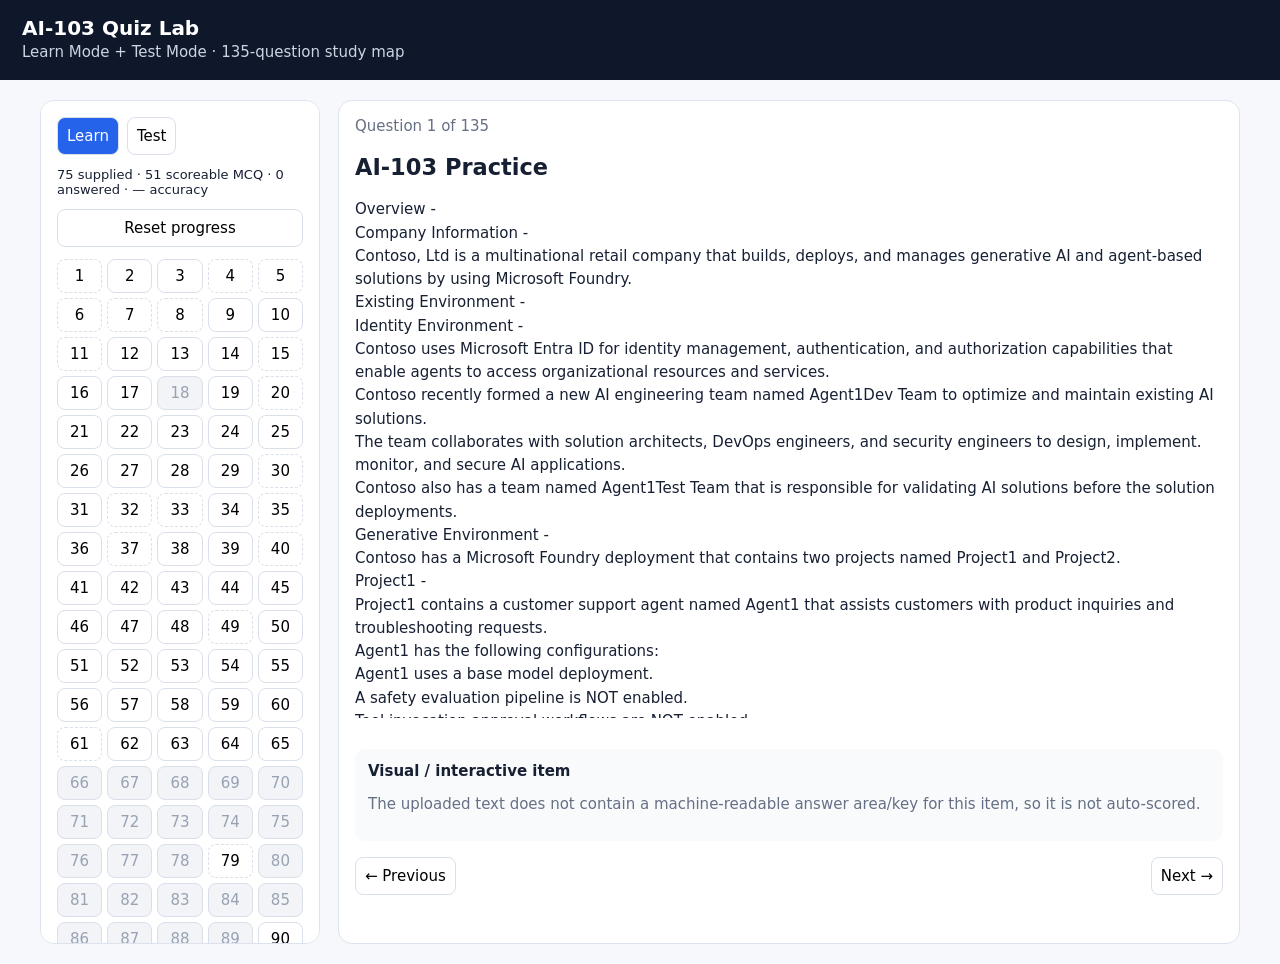
<file: vercel-single.html>
<!doctype html><html><head><meta charset="utf-8"><meta name="viewport" content="width=device-width,initial-scale=1"><title>AI-103 Quiz Lab</title><style>body{font:15px system-ui;margin:0;background:#f6f8fb;color:#172033}header{background:#0f172a;color:#fff;padding:16px 22px}h1{margin:0;font-size:20px}header p{margin:3px 0;color:#cbd5e1}.wrap{max-width:1200px;margin:20px auto;padding:0 16px;display:grid;grid-template-columns:280px 1fr;gap:18px}.side,.card{background:#fff;border:1px solid #dde3ec;border-radius:14px;padding:16px}.side{align-self:start;position:sticky;top:15px;max-height:90vh;overflow:auto}button{font:inherit}.mode,.nav,.opt,.ctl{border:1px solid #d9e0ea;background:#fff;border-radius:8px;padding:9px;cursor:pointer}.mode.on,.primary{background:#2563eb;color:#fff}.modes{display:flex;gap:8px;margin-bottom:12px}.grid{display:grid;grid-template-columns:repeat(5,1fr);gap:5px}.nav{padding:7px}.miss{color:#98a2b3!important;background:#f2f4f7!important}.visual{border-style:dashed}.good{background:#ecfdf3!important;color:#067647}.bad{background:#fef3f2!important;color:#b42318}.q{white-space:pre-wrap;line-height:1.55;max-height:520px;overflow:auto}.opts{display:grid;gap:9px;margin-top:16px}.opt{text-align:left;padding:12px}.sel{border:2px solid #2563eb;background:#eff6ff}.right{border:2px solid #22c55e;background:#ecfdf3}.wrong{border:2px solid #ef4444;background:#fef3f2}.ans{margin-top:15px;padding:13px;background:#f8fafc;border-radius:10px}.row{display:flex;justify-content:space-between;gap:8px;margin-top:16px}.muted{color:#667085}.stats{font-size:13px;margin:8px 0 12px}@media(max-width:800px){.wrap{grid-template-columns:1fr}.side{position:static;max-height:none}.grid{grid-template-columns:repeat(10,1fr)}.q{max-height:none}}</style></head><body><header><h1>AI-103 Quiz Lab</h1><p>Learn Mode + Test Mode · 135-question study map</p></header><div class=wrap><aside class=side><div class=modes><button id=learn class=mode>Learn</button><button id=test class=mode>Test</button></div><div id=stats class=stats>Loading…</div><button id=reset class=ctl style="width:100%;margin-bottom:12px">Reset progress</button><div id=nav class=grid></div><p class=muted style="font-size:11px">Solid = scoreable · dashed = visual · gray = not supplied.</p></aside><main id=card class=card>Loading question bank…</main></div><script>const Z='eNrtfdtu3Ea26K8QfooBSdvyJZkECDYUyc7obDvWluwJgmRgsJvV3RyxyR4WW3JnYwPzGwc4++V8Wr7krFutWsVmS+3LzGRw+BLELbJYtWrdrz//fHzw4PWNa29Kd5sd/lKfNstVXm+y83rWtMu8K5uaf667xjcH2cuuyEqf5dlyXXVlTQ/kVda6Li+rbCpvd4u8yybrsir8QVa4VdVs4H/yusiWeZ3Pnc/mrnYtvH3jspNz+gv8XHeHk9y7IvNNtcaVfTbZZGtf1vPsVTltYQezLnvRrOui3Rz9Uj9/X/oO//i8vinbpl7CCrjb8wL+p+w2/d/lFLAi7CAu+Lzu2jw7P8vgyFkZ3uWd4quw83W3wJ+ndF4+Cf7WtOWvDKNpvsonZVV2JSxNx3d1PqkcHwt+arJ8OnXeZ007z2t5jSDnm3ULf6FFPd4E/OMobrZ1U1ih2uDulgCbPKvhqgBorp6XtXMtAqBz+TKrc/z7CX7w+MzdZG/wR/hws+rKZfmrkwsoa7irOnMBeLCUwhu++2bheLlpU1X5pIFbgs3dlt1CH8vydrooOzft4FbhS69XXncj9+zddN0iGPV33EnhfDkH+JXLVUWgPcqWTV12TWveYoxYrSoBtwVGXsF/Fjki4NaR3zjfyZkR/oClANsVvF/iPeDd3uRVWeRbh84mDv4Kp4aT6xEZa3GP+P3vI7ruwCne1BaWmnV4W9OGwA/guG2yVdv8BaEo57jgfx4TLOQfj+Hr+vuh+X9dKM+ma981S9dmfr1aNW3HSJcAhz+eew+X7vUFuVfYRrGeAsjqv67LthRc7NpmDZDzi6YhkLXur2sAMYJD1sQzI9BmgCnNLT4Dm5qV83XLF/eNPkkUl2dI3XDjhasMXHC9zOczh9gCV7RmilqVK1cB6uBF/vD6jdBTgRjaNBXs9aZh/EBcaRt4Mbtt2usZ7AQ+BdeZvgT3BGzO8xtLt2zgbmC3Hki/RAINb4QT0Euye3gAbh/vicAVoafcqSjnZQc7CBcwXeR17SoGZF77W3yaeV6VERgJ8YC81l0WUEiuwdsbh8MzpOAmkYfU2cmvSCKtm+NBKoQB/AnoGS/i+bptVg4eelvjX794/vahnkI5wm1ZVXghEd128gh+M+7nscHAxxYDdY83wD8b5e4Iarztowy5yjJvrx2hEjyetx0RRR7PTyTETBJ2pJ/BHa2qvKZfcd94UkYiYik3rmpWsAf+9LR1/OFAybD7M36GvtfMUjoHAJc1yq3KdQ6fzbt8F43DtQNLCfd02LpKgB9lZRkvKPB1oryAGNusDSHDrzjz1QjbsOB3VTPJrmAHQNwIJuAvgcQ9/ypEnu4SAESi2S+cAwRGNpjD/SMMBvAONxNelDcAOtW6AIit3LSchY0fZDOAM+4LePq0LVfyK11WWEDObOFDOxSymsLZ6D4bIZHIyJREGHN6W0JapVMq4l+cvcj4I4ysQPRLABZcD3Fwe4ks4Gcspy3vKr2Hr36TcLemBsEb6Pa6bm6BmQD4BYkGAHgi8ho5QKeMA09OrEOWvkVMB+m/+RWOgFficU8sEPG8cH+gXvnwHXoUODds6Ya51MS5Gj+LxAJLbFwXuVXROOaYgVYYA1xh+HyCsN02hCN0FbduQQMSiVqQytEMXRej0Aw0w3rqdtB56xAthDBuXF2g2gXsHBUf0CtBik8QBKiSOtIY14CxG/ygq/2aBHXe0a7jW3k3XdBPAPAl8kzYQkQP+QgSFfFxhrK+LcSWdSgsAImrZt4ILt/kIA+LrMo3wKlly8v8WgDbTNeMX0U5A9KAO8Ndyr2QeAFxS9obAObSoXSNCHlRoYwoslOQFagSGxxVdqeKUl/O8juArOf6RB6ZGqJU5O4k+RnbvAWHnn8SBS+sPWk6BuVN6QHycnZWCQjA7zv8GYFmGGpY7AB2sXVBgoKeSH6CG2iRAlHpRybXDV0S3yTA7e0KdDYG+KD+gHhe4BkE/0mR7OC/eVugRIviAhUAYkKKSfixsl6jooqvxRsLuiOp4s9ZlQ+aFGJwB2hxw9JyLzKbtc1yP0I7Su4UCbQAVR3uJbndgaU+mLWytYdyT/a/JSV3i9Q3brqoQRhUWR+t7+Wznb7amle/Yc5x3+USewiCxcMieDMH2aKcLw67BWis88UKkDU1L1EvrJq8YHWs2IDUxO8DT8EVCEpATwX8H5I73fWWSg04iSR+QHwc6YE3z4oxmm2ooMUNoD04BbQalqmByUUOrpqkvXFVgY1BCSjjgCWCLcr8CUic5AeaZJH2DBoornYkWCqgdADrAI4SixKkDwC0O9tCuQTBI9/mLxxkQakSc3k6RbPARTkV3iB4G9Wuj9aKwjUqHMSQ6vkataC+Ip2qPEEYpbQ/hE+Agsj+DfVHDuFJKCTsABctUE1Mri+yGbsmYktQzt/[base64]/q/hOj6pqAHSLKpRDQR1YmSHXAxD4oM6VM7TdRIvp+Sf0NUJ19PkVBXzXtWCiuGbtWSPbZgqo3Xl06Wx6Um2IDwLb1k+CskOuQfbeiNWBAKLvotpxlPVYByyHXihUolG+LnMwrErYW4ZKRbueMnNYNUjTJTH8RQmrJWTJX4X9fYfwxpv7YIk2CW/2yO+tJ7+XtQQSM4COQTo98BJ4FB2CJZoE7j38s3RI0bDL2ZoMLWNMgJbFAAp8mX2P5CNM1RTha9H1QWrbe1bnwFRBW1CFwpbCskItnOEZv93DNWHOkReTzcQM2WCHR+2BGKWAE5b5qVkDqjI5qN/FMFKjBqQHWyKisTI6pEvA0j+SJQyCGr4J6mtc/t+zN0GggLiEk095JXIiAcNC/tOwNRusBzkhWJ05rAxc9Pk32fMc7I1p07b4Pi8j3gRQNuCGgUYA7wBsRw8Ofv7zwYO6oe3c1g/+fPDz49HnPvrcR5/76HMffe6jz330uY8+99HnPvrcR5/76HMffe6jz330uY8+99HnPvrcR5/76HMffe6jz/0f4nMfcK3vw+4GHO3A6f79wcHPPz84eXDwwLtqdrjI26VqrrOy6sh9in7wB9/BM7DX5QqXKF1VePr5FH6+kLuBcwUcIKFg4fXFxfn5w+zMdex9p3fP4F2AX0UXOfDVPx/[base64]/8KAjqe4/NODB398/ebqAtSFQ7r/VgM7IAZWZcX+4J1+Z7jY+7DX3Lx1dcpm1dcZYxTRZ5adg5YGYsPr1g/UNpVt/va3/+2j4o7SlL0J8Mo6htLeAENDVp5PRDiFjRIDAvhQKEa2JT5hMu9di2TfkwHCHL9BJdoo3IMbN9cNYookyCZDVkxKP8Pj3bQq0R/UOSSBrt0czV33zvgO35Wy3Lu43Dte7gv0+p7mzBB45+9yvPd3Em35YuuVb4+Ojh6y2sv6uH6WvPPox0Hcegmq9+kCWYzfBR5U41+vHFiIsgLdzh6hgrdodxB6npwnC9BF7djzgWz4nbDXd0j/LcrFb18Ao3EPf6kvQOsSkd3RSlG34j18+1+//e3/IPgn+fTa//a3//nmZ4YWP/7n/45h0VUD4N8MnKZvyurhSY5GsCEsUugEZlcwqq9Lv6AbMCoKs+i7SIAti5acoygiDau1qn/0NrCkAz2iw2BK3s7ZkXWQoTEJRwUFHWA8WXekGr2AXx2KEPELGENEfawawf4JgF2Klz38FdEEFDJ3lL2G39vb0jt9/ofm80SynwFfvjz5Pju7fH0hjCsoV7uZEfHIYMeR0xwjkLTl6N3z68my7MQYRr4CpNn6nmw0rjqM7InpbqwV5rynoga8BSO/JTcV+Z5r3RlGt/yQQFRtaCfWnYvSnEfPgagK8s/jJBiBlOu7QzebIZxvghvlBr66VN8EfgZunR1qFV4A+tqDt+9oj48+7n8UBfmhWh0hKAvHVFCR/nIIpvgKjpiD7sWeEdRYZ64ldQqtEvj6H8H6HEqtYHQNO0oSLQowSLbSLFJuFIRlQEW9zaOAouZpEMAbtaubGuXRksPJQEb8bwAgoir6YavqKEO0wZcC6uiOPGAWMIMcWJTrbsnHnyMOIVEC2CqKeFGqhrC7z0M5X/YFfqCbi0234ACrsh4JKq9Wx9GwmZscgf311h79WN8+Lb8Ur+YdCH9ivAbemsx9z0DQkUJ2B7LLuvCBDZK6kaUekNTxxcSLnBtUp+gmO7k4H8BB41QVCE5hxd9Dts9Xu276Hg5pQr0hyM6hxCFHaYkWgLCPI/uVOjvx1/BOsBWBKAqXBC2Bhtroa2NNEmPcVfTMMhL9KW8f9TFoyhpxijEXDULwxXu0qVvkZ5KXgM6Pf3OgIeDZipK2Ex8JHldESbHg6YsWEBgxcagdISoBtnqP5+6vATJ53dZiarH4TQ6JZwTIuXYKdsQd/[base64]/V26O/MaCUzptn4P+Po1u1k+EEkBR5ym8YHeT8uFPZqoFjKnHho0YGA7zDASrhRzAfuBbKWDkGS1h7Z3FUgG4x2uXZY1WhBTAC/oTeKWCKFo+hAlYSm3A/SdtHk9XQTdCuyOlpJJyK3A7pbE1fJ6xe+h57ct53O8HCEcMX8z/qp4P0QScDKDkGpPpYU9U9aRjT2CPgrHGsCv4BMOVpEsFR09UTippwZvLwT+iOZC+K737Cm9znonUyg72ymNwzPTVdeLmsOGlqcNmZ02G8uqTagAkIflBFc5fvRRqIhm2VyTRITrqdWcXa2cA/LYsiUYKTEh4rBb107y8EhT9/wKqrvoFGbFJ/jBXH249ix+OdK9Wk8qME9jqCvhv2hBM8ZcpatePr96g5qScFWWh+jdaVv4UhCcJeDllDMQlCwCGM7POE+LbIUekXmXPov8xLXdpq/Dn59R6mB228OqXe9HtLJ/BaZpcCsQboBj3K8iVXoMRaHtd9VtR58IruHj408WsnWSDnqRU1ydxCjmSpl/BgJDiTdb18Ef2VQhoRbzoyyrgocKn4Su4bpdi6wFrlvuCb3anEFAmrmqj4CmP528enmHFYAw0sdXOWE64uZivcxN1qckbmAeRzBCONSN2yNmKCGJWYccK7wGCAV2C/qWj+5W4XULlFREvPP3IM2OH1seUt/NA9RRxJBdNChi8h4GplwgSTsNTwYkBfWjtgyI2UXwO0cfKZy2OsTMtvANdM/NGYgGPwhuOYsiUXTLoDURLGfZNsEk2w3iovRhAfYjTxzApwSkofS1GKOnLzgfifxqa39RFlPIhBkXgOLp+/fCutaAdJUk5MveeHWTtRuDBvd+ISCxTYbgfRbp8vzdeBhKdV82NyZbLkYY7v3sDB3F6PrUqHRD+QuUxmgyroJYIG8kS4UYjXgTr4efpqXRremQkKhcosFQGefdDN+GiUEcP/k4CTmUXW6pxMpkflWllkk62m363xyrJDtzsxz0BfrzqTpcB1MdNjaGInZF9sc3by6yp4+eMDJ5hckGs0Epq1hcXeG6JGjPfAyUDvaK/YrpimV9Dx81+8GkoECfgj/hU59qD5SIaPeF2fABy2w5KSIgX9xopM1TxlyAmdh9PsPQulLWwN/luvSxU3qsZp9208Yo2varlAF+CVojvqpy+Oln09ikUoQgfyrR+Iu26ZopwujV6cVDI3Th5rkgw2QfE01GV34vooehAJDPVjcNrEvqEDQX0RB3UIvRsXsdMD/95AFgaMkRQ0pOLmvjqQnvo9Zco909LTtNcdfgdjDKVUjbcBDmmNflauUEiLR1NUB6+A1GeKLdEcTeTReUbYra+RJtoqgDFo6LBYyhRIwIqGBqjDNy5CMI+De4DF4ZnUMorGFPA4YJbMZoi/C8bIQCS2K1Fb/97X/+O6qOvYeQO+oDpwMPdJuVw8gU/K/eyju8FX3rLH0r67+2nK74WTVCPj5gcr8HR/EA83pqUQqDz1/Ts1gjC7JmTYm+B+TA8ZIlvitHn1FcEBpxC5CFN8BRmpD1WMQwDkcylyjt6jXmXSEXixiMi8yqfD6XlHwJ9WH+RoLIymE5Y1oiDbQx5YHNBMOjISkH2RtG4tLMFPpIfPf+EMXwoj0rhwEkYYqhN/aJVrT7Riv+GcGK4y/35MRDWTL3m9LwB5IdIOSfHD1Kq17IyYz4Yy2dWzBtFoj/[base64]/wRtDzQV0MWWijwgZ24w7a3Y6XcGFFlTqpmXRAAsUKunnBeIeVFw1aJRxET2AuN3mkn4VzAf8ORickX+SDl6uLv3SQlB/+KLJl7qJSzvNGVLD0oGJTFiADhbb3qjoLCpEj/N/TQPAaIW1/JbC2HhDequXUhb1ls/r9HrIGYUY76caZm/f0f37A222cI4rXRV/Nh9EjWYqAK8cnog1Ry//khLhmsauOxAdaAdIlNJgwpzPJft8fGR7RPBSRnSK04B0vQXLJdSLiE4CoCiIFX4upxTVErKbPcgcbkKKTjk/BppO5xDiprkTYEYygYNfMEjmFIK2IjaGOP/NI92VzgBSyBNs+AETGJMxGFpYzEkI7iPhYlgmrg6Tc0vayzO8OWvALP4K1xu/Bm5zXuQZJR0jHxuje7JHaJdy/43O/NOhQQVw02JMyYAwckVZUG7BCiy0YT+ZaPXIVeijRBikR/[base64]/ntoV3L8ObS/BBU4GyBRbYxnqOfURhsifMLoT/y1U/0hLcUmL5JoICKD0jV/RBpQR310SdlNHegyGkLJnj46BjYcOpFIdYb00ug4vRUhF/l72IUoW9JagcPMftvK7iuRCZBSPVFjB/YzhI8WKphMVFW2lcRd+oMkbiueo74cQva2ylTYtHy8n/vDzDO4kEnriPrGifgReoCxRcc7tdcj61kyaRqMQo0pDJ31VFPcjertxhdFf0/WMMA7Mqz/8UfqFMPWumXaivXK8KMXSK9+m/vZ+ri3+9rvUY/Ciupohh4/Qw28weCSap1UOShvWZMdmzcQKxHvqHqW023bNBwNDkgOYaJe1KzEYDTypiyw0Nk40oJBi6s0LSAKxsvxECiA0Ceat/A9rU9kOffFy5evHjJcJd029i6RKnPsvUFZoLYY8yP1jURXECxfqs6nKCsNV6wKQpoG83+Dak8OHvzQdO4bwBG0QwWBFaeQW2MUFy/PO+5ZEGuB1NFHQQMPOmvelk3oEoFdGsRVoSlhmOHEqRbA2Ur4OSk0kWgqv0iOCRRjwa3nEqUwqgCaSEi5DUU2b3JMsX1l/B62I4ikF7hO6tPgLzcu/fQ5aTfUjWjVeO4wRLRWEzzSHiPeLrm9WFDqyZMo8jLCg16NgD+gxyi4IjndoXyWMfwoO/GsigDHIZHhbZ1s0bBrZ7UCczfkaVxScUR2RZlSSbyEEyIAjVFQnduqaum/QrYsKBSYQ8kJTyELSyrjPUo6UvMLeYD83Z32iElLa/HTRemnDXscOGlFYha8Mjr6AHVDWhN+hmoEQ2VfUvkHPKzRssIGuXq5WlchHScEDoezuCVqwS+CdTEPr4G9ck28iG/3G8LD6O/Is6SKjBRVMqYk1xR7zDQkqkqT5YMoGWn4J+eVdn9ooi35+OlIjCMxjsS4NzFuJWGi47Vqptdh58GaFY3GFD0ktcEfT7HPRoodKXak2E8SnzaE9zGUSOHOx1+OlDhS4kiJe1NibK4BJqlrSwzgh/YGnyQSvxpbDo8th8eWw2PL4bHl8NhyeGw5PLYcHlsOjy2Hx5bDY8vhseXw2HJ4bDk8thweWw6PLYfHlsNjy+Gx5fDYcvjv2HJ4Vzdb6hfpe+UPiXQKNlXINetVwg9pYwNa112JynsPE+w1RdEzbdXXXGoC88l6Lk11v49Oky8uT75/GHTyJtbWauk/yL+2aEHIaQqZlIVLX5GQXMblNKH+j3DUrKppZX8YgwBjEGAMAoxBgDEIMAYBxiDAGAQYgwBjEGAMAoxBgDEIMAYBxiDAGAQYgwBjEGAMAoxBgDEIMAYB/sFzB3eqLrI8fWnQELvLpT94W/d0QHjVFNjrhjwHGxARS9MuO2Ja2s5g5m4Pcd4B3GaOktD0RMIZUkg+q8MVFrKscOBY7D+wu2MSfJgaDFFZQGiZdGRqa/bscSSwRzODKvHQUz/kR4zRmDuatn1oi5cL7j6pGsFBwMnD/DZvk1jPUPNCFfK2ieGdbTiFnkH8uNXBjplG3Ga/atiHibsxbl+j22/pIFYx4E4B2OsRL4yVgV6zQTQPaRKKhqtsbMhUx9DbJvrDDRP7LQ2uXr56aPrmY+eM1aJF3JEqGXXBmZjQ7u4IMS705NHnaEoZXZc0neBQJhHYRqJpcQ62WUNHiE/6XJHPIfY2DRP6KNKETYpsy4lcm+KFhp/39FJJ2m3wyzLfw70HwSuaxMfMFhrsHkn0vNUussMr0QGhTPOfs0HkP2Wc1ZPjOE+VWIx0nncThMjWBKtgcnjDAYwWNNQN/QNGXH3HMR5s6WyMmTB0SpX3A5l5xSq8WE7Rz9MbIme5TNq9RIZxpSEdXPrjeOarMEiWp1EmPuTYQirWRcqkVxuNkQGSokpKV1V6NYy+MVNUtxTpgrv1ik3No0FUDQvjQ4p7pKiOSpVQNrXaTLtohnuUWDF7/oxu0JuaGnrde9SfLFSOTFNqLWmtt2fhDrbw7I246/folB7EW1+jDkTIpftfKUqkn0r6MPVf3tueURYu/[base64]/0fezYBCm6T+lnQDMXIZp0jIyNgPmedW5kaH5MH9PwEDZXFBtYdwVL57srmIHbIm466WoXokD5igyS0ON2Alz+ugBASDH1e6zmZqtNZodrI6+oM99yfzEAKuIl4m9oqJVehJiEpqhfVTHjnf7QGwQ6OjKXdIXctAadOWrmLxuQ+ci4qEUqMiK/yqexs9fQVGAVCsmg4WT0EHNkaQXLli/zYupy/CQddrAjzSPOFEu77u2a1HcVdOwDk8kgowm4JbDMTSzyjadbbcVAl6koqmWEZAcaShDiQ7wpUaA8drGNUwbWQG+LEm018v+LpWXb3olCwhZivz0kaUGHtFETuLEDmnnnv9SnNNs2HMQ8nAxP4VGPqZuT9mjjtrzfjfW4UBspcQBgnJB3rv/utOmoQIUmF1BvW7+PLZI2dGwdhy7CXHXCddmUzkPAlDDq1rCfAkbqDXUvTZ1DOFZZehKL0qN/o4ao52ccXcPRy5vwFPyIPGY94Q58Xa9tM1LHBTrfvXHYoDYgNm5sRJyG9Lc13TCnceUE1fRNAKU4yUJzL6U90ZUk4wfwcZlr0l5js0bjVCkZnEQ7FjCwy8zei/G6PHn26QM41a6hvAHbSCIdAZywck+zc7mtYr8TtmbdmAHxapbI5A9UOvhMmLkT5z+Li0v2CMpZm0SEBJU1eMv5V9QOXe5jlXforUH+foU9JRdNVSS9KHHz5NC45SHx2j986tIG1GZXy9JTmN/1mxKvY4A49LdW51iIouMGtb90J+7SQT0wf89qZ3QOSSv2o3+pCcNP0vEMods9j/[base64]/770eZS45qSC9HF9kGa5cRQbYsL5IE3P+H03RIyxD2jjkt7HCmkM4m2kRsJRGXigk/MkSYCEtxIhxxuD1shOW9JtQ/i2n84bNN14rePJG5TgZexYlA4oOyXcV6dgdx7TioQNgtBm+GWPfERVsl6hE4lW2qmXS9UbAh9TvtZRwGPd+jTWGQhxvSJ4nLJpt8x7JK/GfuQ2ZjmFmCIL558uI+hG7GZ4CWkU9tShTrAToFxGRlG/3m633MkIFZ4R9A+9ruOpnyN5AqfsaER527OkcVDAfyNmnty7LrpF4C017jqFud7fP08dc01SGrQNB3ZJ+6ENluezgoaUGY2NN1lRi8YbpLTkMby4pm0+OHIsZWZaB/DGC1tN0hlN3OEgnqGjlA6fi0Tb+va5UsARq2HM7ebrTjOvZUW7oCeUkYTfkdoQUdCJ+yE7nmmAzTyvgNO9HFpBzy+kLJ0RJ179mUR38fjrRsZjPazl/wdtqIkFc4ukq9UCGlkLqsBZSclVUykfLp5xy38ZP4tPLs+7L743qSnUjOgLoaaYT6+b+dnu2MVyezadGATsw3HU9m3Jgcp1qtYwf+7IuLy4c0qIPusUhG0vN48MA/gfLmlK4sAwwi4wlZw0VD/h2VpCEZFtHCoyruh1TZoeP8HmTS0+OxX+T/v/0i//EqSG9qQq6zv4Iob1BqhOAyskl0+VM5UUWzsfsDEORnmbxJyBWrRMNGovd5fxWo3zKy/KBJW5/SOvLp45EmR5ocafJ+mszFRpgFoYezc2SSnovASLyZ5Ux9WTxz3Gx2WVI481MaMD8dJ4mMxDsS7ycJ1OFEzE+RqONEkZEoR6LcgyjRQ4/DAKPdy4Y3nWFKpc/xFDJvV1cjkqDBI/YpeneG7pyJw7XybZP5k2j7WcyD5Fo6qfPCyoNDh9lL8IO6EO6O0IS51uHpj0heQocMe7qzZsL9J6QuE56nQB7mnIQQL2aZ+WtJDCzrFfYGoOxY2DcVW3P1m8xiK+cU2a2QovmYWIy5qZRa8bXQul8QUbLyy6o7DFUgWYBKaJp/QHSomYNDnfZtMD0u4vkk6Oar1r68cTQj0Yf0AjwbulvYXbGfU0Qv/Mp1/[base64]/FiLkAcIsZSRcbHcm3eDbUL4Hd4XGjl5vALtazpZT3aqiJOZoIvAqOlfAssRKdZnTQ9OvBTS78zZSRbTbWWFPIOGRe41AFCrxL+3N4ElGlpIrQB5n1xD7qzu/iC6hDb17Q1/xU3FpE+qX0RDJ+vy4KqGwNGRkw2dTlKVfIWcoT3XESGDtSCUsLtKHGHksR8xuSax2nm+CbcuXcUtlET6qtPi5MlWXtYyI/lUVNuB4CtLPoF+nYZ6VIQB5Wg5/w/Lymc5ZOVQ3J35M+4tpTzCy7FYSqSHNFjpJTHB2DPl2kybW3yo0Vnkq5BtLtegZHJPj4VH/9bjItQmT5P3FTQvRkYOy27TGZeyzlcJYV6VNpNc1EUGgO12nm/7iUJLnEUV0WRNE1odwb2Abj8cFCtXuCspKvpwi1zRWl9CIMyirlbr3KmhaKn/p3PaZjap8VoQ4YHk2O/UU8KjiElMxVewhIxpn5IvLw0/Q9Wi6Zr/D3lNzGtSBbU5kNJB7+Q4E4179yXoj+3XviMSNqCP38PK7tyXZQ772bwXsUDjsWkoxggCMOjJNETmV/SWE/n8WC0KonUnuvg8pDZWxeJlFMdmayHyJ52h4bvKwJ8+vXfZR59mMpEd60hO0/WDJY5mglNSSFbktBGg4PtO4Gp2RrdWMabVv/2RtFLdEwhW9Z/kUvIuw5EJHPIBN3KtjhEmbSJoUZgriHkhvKWSvPaNVVU79QGk8loPhmNJt/2v4fI2bNH0e5gupZ68u304dBbQpNjZDbWIAmnAU5OOZptYhg3cAYAC5DoEtRENfyGsjZoDKTOfwyKJGlRSIsVNg3we6kk126D+YQsSiVYj0CeWm5BaThzyfT84vXp5cMg+nrFXX8qfa8o6U2MgxsFPcWGSPpo2dDhqlKTYc+S8Hl/KqZRXZ8dWy5fDxbMCa1tU3W/jLTXbA8XoDHae8Gm3rpYkiCrFSWf0lD200ujPRiNKve2OCdkewsX6K8aOME+ND/MLZKif5JLE0dtVAbbdAxXt5ikvd7lGHm+k/q9Ee9bQ9vwPEa8by1ihxNH58Gzx5+qaqYA5NZUy/K9Kw45tdJktSV6ZlBIcd8H2huL8lIQv6ZAxcs6dMZiyo7aZKDnbR1UOSVfFhfmFeh94IQ9Tt0SRHoFFhiqoNLcTYCtKqnm6A5cZmTXsxIUTVNmHZKMXgZNsE/imXRIkK5rfRoyVdmmz9A0ZEtXTrIxSKLH6uxeblPstYMJ3FNuyheperAU/Myus58mrUqs4S1PtniLJsXRFgLBpEZJsEZ6zdNolV6bNFZyWPPhfEyy/axpENpeJC2O6Oz7cCUuLOJmboDXXV6Fj3K/MU5j8mk3PZSDQDk00zHI1InDTPOdmIlJ8/O62a4iL4fargXgof7pkS0exOZpjEtSEAIaHKYTH0pnwfJXvLkZzVmNdftDwpLqtqSdAXUulSRU6xUbSmqXAl1gxwN1vPd3sw6rGYF7NwVFdfkDUHWbVF6B+oPI8RJsIzqqkIIyx6efzw4XuotNHrndkOQ19gon++0mbHNOvoD4bICl9IjlrmOBqno8905iqcVXgNf6F/gea26BCsjTA2iFV0YcO5RQVJgVjbYDaSuK2wfZwlFWc+jaic5oSf8DkyLHWloNFMxaru1B08dfm0iHRLIFIxc2yx4+GXqGyrdbas3LadrsHppvFXNMbbl2el7qXbpf//SUrUh97t4Kj72fA5Ve3npeAuxQx1GQSgMTrkyQjtbSjHUAuBy1ozRweuM+/3MCjEiJqGbmxQ06yAppS5a3XlNV+a20XWVUYfFlVN8UAUjb5v1oT5qgzJoH8B3TYURPysdZqVsb9xFqNaIGTJpxjnUKYau4wIx0Eo9synw/WLXPnn1mUu+XuOQ+CVa1PReWwJEFoe3EHFfQshe3syhbPfJB9gu10v+QFzzyjcTBZ+MlrfY2yaZllxtCBJS/Djq4sC9On93tg5FChtBz8MD0xCKBaaYt11wdqsKRIc2RIypVzr24NkKVpXrS9iE8f11WlTrhtAnivdU1oWMie2uCq5DVd+5dxhuvUYWk/lrv1OSoxKI2Kt3VIsdeErQbJiF7YiYXOqXpu0MPY9gZnxevMj7Hi2ghie12GhRklvraRBXOkRQIs11FbsVXAAliOYl36haMZGdPKyW8iJHEdOkDho6+HAc+jAMfxoEP48CHceDDOPBhHPgwDnwYBz6MAx/GgQ/jwIdx4MM48GEc+DAOfBgHPowDH8aBD+PAh3Hgwzjw4R8z9blWtZGNgF5EHRlBdSOXQEabWBT97sLW/vj4Ec29RI5+LPssUM85gKiqynm4teFY9gcHwDlFDKXdiViBsffJs8+Sd74V4g76pbaRzamGDgO4Jv+j7x7EtHy3TyicHuRgb7S8bpvDNINoO3sc9YMPSnUxppj4CPxwFE/QVGR50nYmqGMElL1izSb4qbGymc0N03SlkDhJoippjNhXjche2qAJHmKqvbUlJXiK9Z5EuYLUmp6NN0YkD7DFIovbQ9uVKMZueZNscwv53ZOxPXwZMQE2JM1LSqBQnWeWd8i7J6drwdUDWLPHQGRsjE3Y4ONVE7rc2x5J/GD45B453qxKX7n5UpQ9EBam1CqMJAHjwqFB5/sDW8QgRI6H+Xyc5k+7OKmLUz1MDHGfJqF7hYlovcZaMVH04KqbhURSJfs/DA5S8Cvnpgtbl2GLa7eZA+dPbBk6mIqEYiBIbPknu41hczXVl2G7LNjuaoEpx9LcNhgfsBKGsXzTbjV1J4uE+2vnZrlVWrDBnjipTorNqnISgnjAeas932idHCRhwzvM2xY3lnP5FFn3KMCE5NQMB17tcPMb6W56D5Jv75ZreQULWeThiB9U1mg6SXDd0c746/[base64]/WO7BCeKUYsaUB9iUWiRKkdL10YNlztvU4GzjopISGz+s5FvLSCa5AgsH/H/EeuNs2KWM+KhK8nzdyQLrgHXuqxNPRB1bakp8z8xWQulWOEPEkNO07LfgkM6TiVfktW4sbPJrLpG6Xg21U+6IQbeDWyhIumtIb9Wvyf2A1+GaQBANfsbOX9Fywuwi8lFijnyJFQgPNwe3ZzEPVEZVCr2giCDljdoCa20/S+wN/5UyJsIMEHTxan6a3ptEctWYq0ogpGhT7y55zqyDwisKxm4ig3urClcnE3rFUEgoOx7GkeDxmho2ZYWNm2JgZNmaGjZlhY2bYmBk2ZoaNmWFjZtiYGTZmho2ZYWNm2JgZNmaGjZlhY2bYmBk2ZoaNmWF/x8ywXguIvgTcOth+Mi1BwbsGwA8qJcmkai1r57rvfmX63ROrbU/UTx1Zrf1XzkIs4Zf6xRHy+Wy1aFFDjuklvdYt0oXoeQgkmq5m5PO+jPX5Gst4g9hC8RONSrxy7dxxdTmlqnz5eAwijEGEMYgwBhHGIMIYRBiDCGMQYQwijEGEMYgwBhHGIMIYRBiDCGMQYQwijEGEMYgwBhHGIMIYRPjHlJcno01V/nKpI2nMov1KMc6QNtEDRF+02IMOamAfWYp+b3GJeu2/16JZQojv8P/MRKlYia7titWF3ytrL+8uaw81qV8+2bMUPXVFHg16HO+cQTAwEG1nwOhDSvSTYrg8jpoIo0x4F9r7ezE06Mx0QxYVl4rO72rBb9Xinf33bd1aLCXmnX3L//JsQfM4WzLGwvdjrUt8Vayrb5fhlIMvp9Uyp/15fKZqOw5GjQUqEj/jXb6TL75jyvhWqsZfsFPl1cnlf5y9/vEHLmM31Z9fflBH/6HZeWqF3t2YgCJtwZxUTESlg2vs0VHcuaV0e+cIAd64RJTYiKWYUajLt2Mm5Nu2OXyR/a+r1z8EC4/+FivdSSaSL63WusZ9e90bKyohChprFSuhYg06+Rx0WPPukbE6X8MY3tzD/iAa4jkq5EKeSOpSdYgjObJ8SU5F6fgPttCG7TWefuHRPsASQb/VDsCr4RGAyo7y+BgP6n109IdHOrsWGx2I90vr0cXtc8+on1yxy4zEWugFyZA3sBHaoiW3g4QBkn7jAhDp/CDWf3oq02Vcqrs/[base64]/5YqSHeVFW86Q4cERp7HFTkLaJkyozwWJ9FUcp/hL/XHzFDE0K3F70YZoIPuP2LqfMffSX/N4eJo7kfw5jt4s8lnAC5lsHkwqGvAepnNdlnExgTGzA2BeMwoqnNfWH0t5FcjTN0PSQ9sS7Cs2fvvb/81elGx5eG48AxvSfQd3l3ScIbLAmW6Uu4Lv8qRyoni8Qe678h5MVo7NxukxDFF+SUwsHmAYA7g0ghBsQh8+f8eYsM87sRHQ6IPnNX79aLDNy5br8NZN+vMAB/u92HFi31+8ob4E1JYgzL+jV60HVK7vJVD9AV1doDNVk9Tw87p8MtaMF7ga6vERR8X6EIPdTGhOJz2j/GNnMhj+fy0QBfgumiKJhXrbG8J0YRF5Mq1K8oAbQ4PV+HbuuL9L27yn7j7A8I4fPcpA95PjK0fb3sAuleLyzasL5VY/usnlm1PlTVfnF8qG4E9XzfTadVEEfX386QN+w62X3R/XE+NCCeFAdamYmPtPJ6+op4vg1Qv43+NtVcOwSu+6jlpQhLDiwMBB5SOylROxoFK2QtMoe6ubkBtvhSyWPFutq0pL2r+4uHyI1NUA8rniKLtzgFL4ZtoaSqB5CCosUWbwQum/41xhfM40EsC+UrrfQ/5WnHyO1M5vAmBfEmSjWYXvEhUextDEIcI9vJ96T3tGFqif8Hipbr++35IfyM7P4tiXr/fsHNe7Pt4GpueRJ1p1Kv4nkFFeNXPrVokkCDoDzwe/M9nyTjGCTSCu3UZMri1vLHGare9ePr96QyMV2R8tz0kqjl8vZaLy6cXb7K9rMFNibKqlOOSSZ84pk2fu5tcTTUuIuaCbFdn9Jry0ix+QF6ElxQz2pjhE/WgUK0BgzA4XjQ8DNIEwjc4cYpBRNTl+9GSXblIP73uQNDH/L3jDmR4ppUd9IzNWpFB541SQMrYxEm+YDi7dp6GIfku4VBBwh5wiWVD+Kse9qTuYTKLbom0Ta+Qz/h6GLh8fP4bbAcM8O7t8fdHXGIPo3mk9EG5RYgTqbSRB4es3qEDjob3D/nh4b2QF1uTZJQuPbR90m7YoritAdLgM/LRfY6qNMR74GQRy6QmMcHWl3xpxGYbtruuQmuoKk0/FDjH6qLLK/sRtFvbkwCUAwM4L8ecm68TEhziS6+45lgBDVPuR4iM5LlrnstDW0KCKzP8jnyzNMZym2t6ykXCmRZTcDhLGP+IYZ6T28AfZu8EgDky2LXqT8W/alTEgE7ZPa4ex5qttSu53QHM1WCYLYjNpJFcz8PrIlPXafVKXShX567rvnCI3lE3M4NNb91ocIhjALpKDPLfIEFMWSDo4dcnh6WTwxO+CTB8fDwPc9ldMutD6bl0Qiiq0O+yBR2EPkXRslQFe5xvbw7Sf0lrQq8DO2y5+rlcO8CJATaSTCdVqFpoC7yfkyeKiDn/lJk1rkL6v0cy/BQLX539oPhMQnzzaBmKYf2dPvATOXnzUqWb/jFM9HrLD6si4CQNCCAfXWsIPpRkcuszn+a9InnDF5RTbJPKW5J+8wMS6iXMJV7KeuMsEEiqxfsdIpSb4+Mnxhz3n/35AL+TvxOt3iSIA1TP1y/+p9JI4eFcH5R1PZf1WyUlQ6475xMHaOn7yZEhe3333eM/qO8VIcG9sZ6D6++aMS3kG56TEMIw44bR5MXanpdMPKe5XskbQqu5pbIoHwd1T0mFIwU9zMu7fbxD492l7O0AkuSxgNIGOgaqH/9eX4X/+f9WS+O8=';async function boot(){let bin=Uint8Array.from(atob(Z),c=>c.charCodeAt(0)),ds=new DecompressionStream('deflate'),txt=await new Response(new Blob([bin]).stream().pipeThrough(ds)).text(),D=JSON.parse(txt),B=new Map(D.map(x=>[x[0],x])),K='ai103v3',s={m:'learn',n:1,a:{}};try{s={...s,...JSON.parse(localStorage.getItem(K)||'{}')}}catch(e){}const $=x=>document.getElementById(x),save=()=>localStorage.setItem(K,JSON.stringify(s)),score=q=>q&&q[2].length&&/^[A-D]$/.test(q[3]),esc=(x='')=>x.replace(/[&<>]/g,m=>({'&':'&amp;','<':'&lt;','>':'&gt;'}[m]));function nav(){let h='';for(let n=1;n<=135;n++){let q=B.get(n),a=s.a[n],c='nav '+(!q?'miss':score(q)?'':'visual');if(a?.done)c+=' '+(a.ok?'good':'bad');h+=`<button class="${c}" data-n="${n}">${n}</button>`}$('nav').innerHTML=h;$('nav').querySelectorAll('button').forEach(b=>b.onclick=()=>{s.n=+b.dataset.n;save();render()})}function controls(sub){return `<div class=row><button class=ctl id=prev>← Previous</button>${sub?'<button class="ctl primary" id=submit>Submit</button>':''}<button class=ctl id=next>Next →</button></div>`}function wire(){if($('prev'))$('prev').onclick=()=>go(-1);if($('next'))$('next').onclick=()=>go(1);if($('submit'))$('submit').onclick=()=>{let q=B.get(s.n),a=s.a[s.n];if(!a?.choice)return;a.done=true;a.ok=a.choice===q[3];save();render()}}function go(d){s.n+=d;if(s.n<1)s.n=135;if(s.n>135)s.n=1;save();render()}function render(){nav();$('learn').classList.toggle('on',s.m==='learn');$('test').classList.toggle('on',s.m==='test');let q=B.get(s.n),done=Object.values(s.a).filter(x=>x.done),ok=done.filter(x=>x.ok).length;$('stats').textContent=`75 supplied · 51 scoreable MCQ · ${done.length} answered · ${done.length?Math.round(ok/done.length*100)+'%':'—'} accuracy`;if(!q){$('card').innerHTML=`<h2>Question ${s.n}</h2><p class=muted>Not present in your uploaded source. This slot is intentionally empty rather than invented.</p>${controls()}`;wire();return}let a=s.a[s.n]||{},opts=q[2].map(o=>{let c='opt';if(a.choice===o[0])c+=' sel';if((s.m==='learn'||a.done)&&score(q)&&o[0]===q[3])c+=' right';if(a.done&&a.choice===o[0]&&o[0]!==q[3])c+=' wrong';return `<button class="${c}" data-o="${o[0]}"><b>${o[0]}.</b> ${esc(o[1])}</button>`}).join(''),ans=(s.m==='learn'||a.done)&&score(q)?`<div class=ans><b>Answer: ${q[3]}</b><p class=muted>Answer key shown exactly as supplied in your uploaded source.</p></div>`:(!score(q)?`<div class=ans><b>Visual / interactive item</b><p class=muted>The uploaded text does not contain a machine-readable answer area/key for this item, so it is not auto-scored.</p></div>`:'');$('card').innerHTML=`<div class=muted>Question ${s.n} of 135</div><h2>AI-103 Practice</h2><div class=q>${esc(q[1])}</div><div class=opts>${opts}</div>${ans}${controls(score(q)&&s.m==='test'&&!a.done)}`;$('card').querySelectorAll('[data-o]').forEach(b=>b.onclick=()=>{if(s.m==='test'&&a.done)return;s.a[s.n]={...(s.a[s.n]||{}),choice:b.dataset.o};save();render()});wire()}$('learn').onclick=()=>{s.m='learn';save();render()};$('test').onclick=()=>{s.m='test';save();render()};$('reset').onclick=()=>{if(confirm('Reset progress?')){s.a={};save();render()}};render()}boot().catch(e=>document.getElementById('card').textContent='Unable to load quiz data: '+e.message);</script></body></html>
</file>
<file: css/styles.css>
:root {
  --bg: #f4f6fa;
  --surface: #ffffff;
  --surface-2: #f1f4f9;
  --ink: #142033;
  --ink-2: #33415a;
  --muted: #5e6b82;
  --line: #dfe4ee;
  --line-2: #c9d2e1;
  --brand: #2e66e6;
  --brand-ink: #ffffff;
  --brand-soft: #e9f0ff;
  --nav: #101a2e;
  --good: #157a46;
  --good-soft: #e6f5ec;
  --bad: #c2362b;
  --bad-soft: #fdeceb;
  --warn: #9a6400;
  --warn-soft: #fff5dc;
  --violet: #6d4bd8;
  --shadow: 0 1px 2px rgb(20 32 51 / 5%), 0 6px 22px rgb(20 32 51 / 6%);
  --radius: 14px;
  --mono: ui-monospace, SFMono-Regular, Consolas, 'Liberation Mono', monospace;
  color-scheme: light;
}
@media (prefers-color-scheme: dark) {
  :root {
    --bg: #0d1320;
    --surface: #151d2c;
    --surface-2: #1b2537;
    --ink: #e7ecf4;
    --ink-2: #c3ccda;
    --muted: #94a2b8;
    --line: #273248;
    --line-2: #34415a;
    --brand: #6f9bff;
    --brand-ink: #0b1220;
    --brand-soft: #1c2b4a;
    --nav: #0a0f19;
    --good: #4ccf86;
    --good-soft: #13301f;
    --bad: #ff7b6e;
    --bad-soft: #3a1c1b;
    --warn: #f0b84a;
    --warn-soft: #33280f;
    --violet: #a68cff;
    --shadow: 0 1px 2px rgb(0 0 0 / 30%), 0 8px 24px rgb(0 0 0 / 25%);
    color-scheme: dark;
  }
}

* { box-sizing: border-box; }
html { scroll-padding-top: 140px; }
body { margin: 0; background: var(--bg); color: var(--ink); font: 16px/1.6 system-ui, -apple-system, 'Segoe UI', Roboto, sans-serif; -webkit-font-smoothing: antialiased; }
a { color: var(--brand); text-decoration: none; }
a:hover { text-decoration: underline; }
h1, h2, h3 { line-height: 1.25; margin: 0 0 .5em; letter-spacing: -.01em; }
h1 { font-size: clamp(1.6rem, 3vw, 2.2rem); }
h2 { font-size: 1.2rem; }
h3 { font-size: 1.05rem; }
p { margin: 0 0 .8em; }
code { font-family: var(--mono); font-size: .88em; background: var(--surface-2); border: 1px solid var(--line); border-radius: 5px; padding: .05em .35em; overflow-wrap: anywhere; }
small { font-size: .8em; }
.muted { color: var(--muted); }
.nowrap { white-space: nowrap; }
.row { display: flex; flex-wrap: wrap; gap: 10px; align-items: center; }
.spacer { flex: 1; }
:focus-visible { outline: 3px solid color-mix(in srgb, var(--brand) 55%, transparent); outline-offset: 2px; border-radius: 6px; }

/* ---------- top bar & navigation ---------- */
.top { position: sticky; top: 0; z-index: 20; }
.topbar { background: var(--nav); color: #fff; display: flex; align-items: center; justify-content: space-between; gap: 16px; padding: 10px max(16px, calc((100% - 1160px) / 2)); }
.brand { display: flex; align-items: center; gap: 10px; color: #fff; }
.brand:hover { text-decoration: none; }
.brand-mark { display: grid; place-items: center; width: 38px; height: 38px; border-radius: 10px; background: linear-gradient(135deg, #3f7bff, #7b5cff); font-weight: 800; font-size: .82rem; letter-spacing: .02em; }
.brand strong { display: block; font-size: 1rem; line-height: 1.2; }
.brand small { display: block; color: #aab6cc; font-size: .75rem; }
.mainnav { display: flex; gap: 4px; }
.mainnav a { color: #c6d0e2; padding: 7px 12px; border-radius: 8px; font-weight: 600; font-size: .92rem; }
.mainnav a:hover { background: #ffffff14; color: #fff; text-decoration: none; }
.mainnav a.active { background: #ffffff1f; color: #fff; }

/* ---------- score bar ---------- */
.scorebar { background: var(--surface); border-bottom: 1px solid var(--line); box-shadow: 0 4px 14px rgb(20 32 51 / 6%); }
.sb-inner { max-width: 1160px; margin: 0 auto; padding: 8px 16px; display: flex; align-items: center; gap: 8px 22px; flex-wrap: wrap; }
.sb-mode { display: flex; flex-direction: column; line-height: 1.2; min-width: 0; }
.sb-mode b { font-size: .72rem; text-transform: uppercase; letter-spacing: .08em; color: var(--brand); }
.sb-mode span { font-weight: 650; font-size: .9rem; max-width: 220px; overflow: hidden; text-overflow: ellipsis; white-space: nowrap; }
.sb-stat { display: flex; flex-direction: column; align-items: center; line-height: 1.1; min-width: 54px; }
.sb-stat b { font-size: 1.3rem; font-variant-numeric: tabular-nums; }
.sb-stat b small { color: var(--muted); font-size: .7em; font-weight: 600; }
.sb-stat span { font-size: .7rem; color: var(--muted); text-transform: uppercase; letter-spacing: .06em; }
.sb-stat.good b { color: var(--good); }
.sb-stat.bad b { color: var(--bad); }
.sb-stat.low b { color: var(--bad); }
.sb-stat .linklike { font-size: .7rem; text-transform: uppercase; letter-spacing: .06em; }
.sb-progress { flex: 1; min-width: 160px; display: flex; flex-direction: column; gap: 4px; font-size: .78rem; color: var(--muted); }
.split { display: flex; height: 8px; background: var(--surface-2); border: 1px solid var(--line); border-radius: 99px; overflow: hidden; }
.split i { display: block; height: 100%; transition: width .3s; }
.split .g { background: var(--good); }
.split .r { background: var(--bad); }
.split .b { background: var(--brand); }

/* ---------- layout & cards ---------- */
main { max-width: 1160px; margin: 0 auto; padding: 24px 16px 64px; outline: none; }
.card { background: var(--surface); border: 1px solid var(--line); border-radius: var(--radius); padding: 22px; box-shadow: var(--shadow); margin-bottom: 20px; }
.card-head { display: flex; justify-content: space-between; align-items: baseline; gap: 12px; }
.crumbs { display: flex; gap: 8px; flex-wrap: wrap; font-size: .88rem; color: var(--muted); margin-bottom: 16px; }

/* ---------- buttons ---------- */
.btn { display: inline-flex; align-items: center; justify-content: center; gap: 6px; border: 1px solid transparent; border-radius: 10px; padding: 10px 18px; background: var(--brand); color: var(--brand-ink); font: inherit; font-weight: 700; font-size: .95rem; cursor: pointer; text-decoration: none; transition: filter .15s, background .15s; }
.btn:hover { filter: brightness(1.07); text-decoration: none; }
.btn:disabled { opacity: .45; cursor: not-allowed; filter: none; }
.btn.secondary { background: var(--brand-soft); color: var(--brand); }
.btn.ghost { background: transparent; color: var(--ink-2); border-color: var(--line-2); }
.btn.ghost:hover { background: var(--surface-2); }
.btn.danger { color: var(--bad); border-color: color-mix(in srgb, var(--bad) 40%, transparent); }
.btn.small { padding: 6px 12px; font-size: .85rem; border-radius: 8px; }
.btn.block { width: 100%; margin-top: 6px; }
.linklike { background: none; border: 0; padding: 0; color: var(--brand); font: inherit; font-weight: 650; cursor: pointer; }
.linklike:hover { text-decoration: underline; }

/* ---------- home ---------- */
.hero { display: grid; grid-template-columns: 1.4fr 1fr; gap: 28px; align-items: center; background: var(--surface); border: 1px solid var(--line); border-radius: 18px; padding: 30px; box-shadow: var(--shadow); margin-bottom: 20px; background-image: radial-gradient(circle at 100% 0, color-mix(in srgb, var(--brand) 14%, transparent), transparent 45%); }
.eyebrow { text-transform: uppercase; letter-spacing: .1em; font-size: .75rem; font-weight: 750; color: var(--brand); margin-bottom: 8px; }
.lede { color: var(--ink-2); font-size: 1.05rem; }
.stat-grid { display: grid; grid-template-columns: 1fr 1fr; gap: 12px; }
.stat { background: var(--surface-2); border: 1px solid var(--line); border-radius: 12px; padding: 14px 16px; }
.stat b { display: block; font-size: 1.7rem; line-height: 1.1; font-variant-numeric: tabular-nums; }
.stat b small { font-size: .55em; color: var(--muted); }
.stat span { color: var(--muted); font-size: .82rem; }
.resume { display: flex; justify-content: space-between; align-items: center; gap: 14px; flex-wrap: wrap; background: var(--warn-soft); border: 1px solid color-mix(in srgb, var(--warn) 30%, transparent); border-radius: 12px; padding: 14px 18px; margin-bottom: 14px; }
.resume strong { display: block; }
.resume span { color: var(--ink-2); font-size: .9rem; }
.setup-grid { display: grid; grid-template-columns: 1fr 1fr; gap: 20px; scroll-margin-top: 90px; }
.setup { display: flex; flex-direction: column; gap: 14px; scroll-margin-top: 90px; }
.setup-head { display: flex; gap: 14px; align-items: flex-start; }
.setup-head h2 { margin: 0; }
.setup-head p { margin: 2px 0 0; font-size: .92rem; }
.mode-icon { flex: none; display: grid; place-items: center; width: 42px; height: 42px; border-radius: 12px; font-weight: 800; color: #fff; }
.mode-icon.learn { background: linear-gradient(135deg, #14a06b, #0f7f8c); }
.mode-icon.exam { background: linear-gradient(135deg, #3f7bff, #7b5cff); }
.seg { border: 0; padding: 0; margin: 0; display: flex; flex-wrap: wrap; gap: 6px; }
.seg legend { width: 100%; font-weight: 650; font-size: .88rem; margin-bottom: 6px; color: var(--ink-2); }
.seg label { position: relative; }
.seg input { position: absolute; opacity: 0; inset: 0; }
.seg span { display: block; padding: 7px 14px; border: 1px solid var(--line-2); border-radius: 99px; font-weight: 600; font-size: .9rem; cursor: pointer; background: var(--surface); }
.seg input:checked + span { background: var(--brand); border-color: var(--brand); color: var(--brand-ink); }
.seg input:focus-visible + span { outline: 3px solid color-mix(in srgb, var(--brand) 55%, transparent); outline-offset: 2px; }
.field-label { display: flex; flex-direction: column; gap: 6px; font-weight: 650; font-size: .88rem; color: var(--ink-2); }
select { font: inherit; color: var(--ink); background: var(--surface); border: 1px solid var(--line-2); border-radius: 10px; padding: 9px 12px; width: 100%; }
.checks { display: grid; gap: 8px; }
.check { display: flex; gap: 10px; align-items: center; font-size: .93rem; cursor: pointer; }
.check input { width: 18px; height: 18px; accent-color: var(--brand); }
.mastery, .breakdown { display: grid; gap: 4px; }
.mastery-row { display: grid; grid-template-columns: minmax(200px, 1.3fr) 2fr auto auto; gap: 14px; align-items: center; padding: 8px 0; border-bottom: 1px solid var(--line); }
.breakdown .mastery-row { grid-template-columns: minmax(200px, 1.3fr) 2fr auto; }
.mastery-row:last-child { border-bottom: 0; }
.mastery-name { display: flex; align-items: center; gap: 10px; color: var(--ink); font-weight: 600; font-size: .94rem; }
.meter { height: 9px; background: var(--surface-2); border: 1px solid var(--line); border-radius: 99px; overflow: hidden; }
.meter i { display: block; height: 100%; background: var(--brand); border-radius: 99px; }
.meter.good i { background: var(--good); }
.meter.bad i { background: var(--bad); }
.meter.thin { height: 6px; }
.history { list-style: none; padding: 0; margin: 0; }
.history li { display: flex; gap: 14px; align-items: center; flex-wrap: wrap; padding: 9px 0; border-bottom: 1px solid var(--line); }
.history li:last-child { border-bottom: 0; }
.score-pill { display: inline-block; padding: 3px 10px; border-radius: 99px; font-weight: 750; font-size: .85rem; background: var(--brand-soft); color: var(--brand); }
.score-pill.good { background: var(--good-soft); color: var(--good); }
.score-pill.bad { background: var(--bad-soft); color: var(--bad); }
.footer-actions { display: flex; justify-content: flex-end; }

/* ---------- badges ---------- */
.badge { flex: none; display: inline-grid; place-items: center; width: 40px; height: 40px; border-radius: 11px; font-weight: 800; font-size: .82rem; letter-spacing: .03em; color: var(--brand); background: var(--brand-soft); border: 1px solid color-mix(in srgb, var(--brand) 25%, transparent); }
.badge.sm { width: 28px; height: 28px; border-radius: 8px; font-size: .66rem; }
.badge.lg { width: 58px; height: 58px; border-radius: 15px; font-size: 1.05rem; }

/* ---------- study guide ---------- */
.guide-hero { margin-bottom: 22px; max-width: 760px; }
.module-grid { display: grid; grid-template-columns: repeat(auto-fill, minmax(260px, 1fr)); gap: 16px; }
.module-card { display: flex; flex-direction: column; gap: 8px; background: var(--surface); border: 1px solid var(--line); border-radius: var(--radius); padding: 18px; color: var(--ink); box-shadow: var(--shadow); transition: transform .15s, border-color .15s; }
.module-card:hover { transform: translateY(-2px); border-color: var(--brand); text-decoration: none; }
.module-card.featured { grid-column: 1 / -1; background-image: linear-gradient(120deg, var(--brand-soft), transparent 60%); }
.module-card h3 { margin: 4px 0 0; }
.module-card p { color: var(--muted); font-size: .92rem; margin: 0; flex: 1; }
.mc-foot { display: flex; justify-content: space-between; font-size: .82rem; color: var(--muted); font-weight: 600; }
.read-tag { color: var(--good); }
.module { max-width: 900px; }
.module-head { display: flex; gap: 18px; align-items: center; margin-bottom: 16px; }
.module-head h1 { margin: 0 0 4px; }
.module-head .lede { margin: 0; }
.module section { margin: 30px 0; }
.intro { font-size: 1.06rem; color: var(--ink-2); }
.flow { margin: 26px 0; background: var(--surface); border: 1px solid var(--line); border-radius: var(--radius); padding: 18px; box-shadow: var(--shadow); }
.flow figcaption { font-weight: 750; margin-bottom: 14px; font-size: .95rem; }
.flow ol { list-style: none; margin: 0; padding: 0; display: grid; grid-auto-flow: column; grid-auto-columns: 1fr; gap: 26px; }
.flow li { position: relative; background: var(--surface-2); border: 1px solid var(--line); border-top: 3px solid var(--brand); border-radius: 10px; padding: 12px; display: flex; flex-direction: column; gap: 4px; font-size: .85rem; }
.flow li b { font-size: .92rem; }
.flow li span:not(.step-n) { color: var(--muted); }
.flow li:not(:last-child)::after { content: '→'; position: absolute; right: -21px; top: 50%; transform: translateY(-50%); color: var(--brand); font-weight: 800; font-size: 1.1rem; }
.step-n { display: inline-grid; place-items: center; width: 22px; height: 22px; border-radius: 99px; background: var(--brand); color: var(--brand-ink); font-weight: 800; font-size: .72rem; }
.example { background: var(--surface); border: 1px solid var(--line); border-left: 4px solid var(--violet); border-radius: var(--radius); padding: 22px; box-shadow: var(--shadow); }
.example .eyebrow { color: var(--violet); margin-bottom: 4px; }
.example h2 { margin-bottom: 6px; }
.ex-setting { color: var(--ink-2); }
.ex-rows { list-style: none; margin: 16px 0 0; padding: 0; display: grid; gap: 8px; counter-reset: ex; }
.ex-rows li { display: grid; grid-template-columns: 1.1fr 1.1fr 1fr; gap: 16px; padding: 12px 14px; border-radius: 10px; background: var(--surface-2); border: 1px solid var(--line); font-size: .92rem; }
.ex-rows li.ex-head { background: none; border: 0; padding: 0 14px; font-size: .74rem; text-transform: uppercase; letter-spacing: .07em; font-weight: 700; color: var(--muted); }
.ex-rows small { display: none; }
.ex-use { font-weight: 600; }
.ex-why { color: var(--muted); }
.table-wrap { overflow-x: auto; border: 1px solid var(--line); border-radius: 12px; background: var(--surface); }
table { width: 100%; border-collapse: collapse; font-size: .93rem; }
th, td { text-align: left; vertical-align: top; padding: 10px 14px; border-bottom: 1px solid var(--line); }
tbody tr:last-child > * { border-bottom: 0; }
thead th { background: var(--surface-2); font-size: .78rem; text-transform: uppercase; letter-spacing: .06em; color: var(--muted); }
.svc tbody th { width: 34%; font-weight: 650; }
.clues td:first-child { color: var(--ink-2); font-style: italic; width: 50%; }
.clues td:last-child { font-weight: 600; }
.points { padding-left: 1.2em; margin: 0; display: grid; gap: 6px; }
.points li::marker { color: var(--brand); }
.shots { display: grid; grid-template-columns: repeat(auto-fit, minmax(300px, 1fr)); gap: 16px; }
.shot { margin: 0; background: var(--surface); border: 1px solid var(--line); border-radius: 12px; overflow: hidden; box-shadow: var(--shadow); }
.shot figcaption { padding: 10px 14px; font-size: .88rem; color: var(--ink-2); border-top: 1px solid var(--line); }
.zoom { display: block; width: 100%; padding: 0; border: 0; background: #fff; cursor: zoom-in; }
.zoom img { display: block; width: 100%; height: auto; }
.shot .zoom img { max-height: 320px; object-fit: contain; }
.module-cta { display: flex; justify-content: space-between; align-items: center; gap: 18px; flex-wrap: wrap; }
.module-cta > div:first-child { flex: 1; min-width: 240px; }
.module-cta h2 { margin-bottom: 2px; }
.pager { display: flex; justify-content: space-between; gap: 14px; margin-top: 10px; }
.pager a { flex: 1; max-width: 48%; background: var(--surface); border: 1px solid var(--line); border-radius: 12px; padding: 12px 16px; color: var(--ink); font-weight: 650; }
.pager a.next { text-align: right; }
.pager a small { display: block; color: var(--muted); font-weight: 600; }
.pager a:hover { border-color: var(--brand); text-decoration: none; }

/* ---------- question ---------- */
.q-layout { display: grid; grid-template-columns: minmax(0, 1fr) 260px; gap: 20px; align-items: start; }
.qcard { background: var(--surface); border: 1px solid var(--line); border-radius: var(--radius); padding: 24px; box-shadow: var(--shadow); min-width: 0; }
.qmeta { display: flex; flex-wrap: wrap; gap: 8px 10px; align-items: center; margin-bottom: 16px; }
.qnum { font-size: 1.15rem; margin: 0 6px 0 0; }
.qnum span { color: var(--muted); font-weight: 600; }
.chip { font-size: .78rem; font-weight: 650; padding: 3px 10px; border-radius: 99px; background: var(--brand-soft); color: var(--brand); }
.chip.quiet { background: var(--surface-2); color: var(--muted); }
.flag { margin-left: auto; font: inherit; font-size: .85rem; font-weight: 650; padding: 5px 12px; border-radius: 99px; border: 1px solid var(--line-2); background: var(--surface); color: var(--muted); cursor: pointer; }
.flag.on { background: var(--warn-soft); color: var(--warn); border-color: color-mix(in srgb, var(--warn) 40%, transparent); }
.qtext { white-space: pre-line; font-size: 1.02rem; color: var(--ink); overflow-wrap: anywhere; }
.qtext.small { font-size: .92rem; color: var(--ink-2); }
.case { margin: 16px 0; border: 1px solid var(--line); border-radius: 10px; padding: 10px 14px; background: var(--surface-2); }
.case summary { cursor: pointer; font-weight: 700; }
.case[open] summary { margin-bottom: 8px; }
.exhibits { display: grid; gap: 14px; margin: 18px 0; }
.exhibits figure { margin: 0; border: 1px solid var(--line); border-radius: 10px; overflow: hidden; }
.exhibits figcaption { padding: 6px 12px; font-size: .78rem; color: var(--muted); background: var(--surface-2); border-top: 1px solid var(--line); }
.instruction { margin: 18px 0 10px; font-weight: 650; font-size: .9rem; color: var(--ink-2); }
.options { display: grid; gap: 10px; }
.option { display: flex; gap: 12px; align-items: flex-start; padding: 12px 14px; border: 1.5px solid var(--line); border-radius: 11px; cursor: pointer; background: var(--surface); transition: border-color .15s, background .15s; }
.option:hover { border-color: var(--line-2); }
.option input { margin-top: 4px; accent-color: var(--brand); width: 17px; height: 17px; flex: none; }
.option .key { flex: none; display: grid; place-items: center; width: 26px; height: 26px; border-radius: 7px; background: var(--surface-2); font-weight: 800; font-size: .82rem; color: var(--ink-2); }
.option .otext { flex: 1; overflow-wrap: anywhere; }
.option .mark { font-weight: 800; }
.option:has(input:checked) { border-color: var(--brand); background: var(--brand-soft); }
.option:has(input:disabled) { cursor: default; }
.option.is-correct { border-color: var(--good); background: var(--good-soft); }
.option.is-correct .mark, .option.is-missed .mark { color: var(--good); }
.option.is-missed { border-color: var(--good); border-style: dashed; }
.option.is-wrong { border-color: var(--bad); background: var(--bad-soft); }
.option.is-wrong .mark { color: var(--bad); }
.fields { display: grid; gap: 12px; }
.field { margin: 0; border: 1.5px solid var(--line); border-radius: 11px; padding: 12px 14px 14px; min-width: 0; }
.field legend { font-weight: 650; padding: 0 6px; overflow-wrap: anywhere; }
.field.is-correct { border-color: var(--good); background: var(--good-soft); }
.field.is-wrong { border-color: var(--bad); background: var(--bad-soft); }
.choices { display: flex; flex-wrap: wrap; gap: 8px; margin-top: 4px; }
.choice { position: relative; display: inline-flex; max-width: 100%; }
.choice input { position: absolute; opacity: 0; inset: 0; cursor: pointer; }
.choice span { padding: 7px 13px; border: 1.5px solid var(--line-2); border-radius: 9px; background: var(--surface); font-size: .93rem; overflow-wrap: anywhere; cursor: pointer; }
.choice input:checked + span { border-color: var(--brand); background: var(--brand-soft); color: var(--brand); font-weight: 650; }
.choice input:focus-visible + span { outline: 3px solid color-mix(in srgb, var(--brand) 55%, transparent); outline-offset: 2px; }
.choice input:disabled + span { cursor: default; }
.field.is-wrong .choice input:checked + span { border-color: var(--bad); color: var(--bad); background: var(--surface); text-decoration: line-through; }
.choice.answer span { border-color: var(--good) !important; color: var(--good) !important; background: var(--surface) !important; font-weight: 700; text-decoration: none !important; }
.fields.yn .field { display: grid; grid-template-columns: 1fr auto; gap: 12px; align-items: center; padding-top: 14px; }
.fields.yn legend { float: left; padding: 0; font-weight: 500; }
.fields.yn .choices { margin: 0; flex-wrap: nowrap; }
.fields.yn .fix { grid-column: 1 / -1; }
.fix { margin: 8px 0 0; font-size: .88rem; color: var(--bad); }
.dnd { display: grid; gap: 16px; }
.chip-bank { display: flex; flex-wrap: wrap; gap: 8px; padding: 14px; background: var(--surface-2); border: 1px dashed var(--line-2); border-radius: 11px; }
.chip-drag { font: inherit; font-size: .9rem; font-weight: 600; padding: 8px 13px; border-radius: 9px; border: 1.5px solid var(--line-2); background: var(--surface); color: var(--ink); cursor: grab; }
.chip-drag.selected { border-color: var(--brand); box-shadow: 0 0 0 3px color-mix(in srgb, var(--brand) 25%, transparent); }
.chip-drag:disabled { cursor: default; opacity: .7; }
.targets { display: grid; gap: 10px; }
.target { display: grid; grid-template-columns: minmax(0, 1fr) minmax(0, 1fr); gap: 6px 14px; align-items: center; padding: 10px 12px; border: 1.5px solid var(--line); border-radius: 11px; }
.target.is-correct { border-color: var(--good); background: var(--good-soft); }
.target.is-wrong { border-color: var(--bad); background: var(--bad-soft); }
.target .fix { grid-column: 1 / -1; }
.target-label { font-weight: 650; overflow-wrap: anywhere; }
.zone { font: inherit; min-height: 44px; padding: 8px 12px; border: 2px dashed var(--line-2); border-radius: 9px; background: var(--surface); color: var(--muted); cursor: pointer; text-align: left; overflow-wrap: anywhere; }
.zone.filled { border-style: solid; border-color: var(--brand); color: var(--ink); font-weight: 650; }
.zone.over { border-color: var(--brand); background: var(--brand-soft); }
.zone:disabled { cursor: default; }
textarea { width: 100%; font: inherit; padding: 12px; border: 1px solid var(--line-2); border-radius: 10px; background: var(--surface); color: var(--ink); }
.hint { color: var(--warn); font-weight: 650; margin: 10px 0 0; }
.qactions { display: flex; gap: 10px; align-items: center; flex-wrap: wrap; margin-top: 22px; padding-top: 18px; border-top: 1px solid var(--line); }
.feedback { margin-top: 20px; border-radius: 12px; padding: 14px 18px; border: 1.5px solid; }
.feedback.ok { background: var(--good-soft); border-color: var(--good); }
.feedback.bad { background: var(--bad-soft); border-color: var(--bad); }
.fb-title { font-weight: 800; font-size: 1.1rem; }
.feedback.ok .fb-title { color: var(--good); }
.feedback.bad .fb-title { color: var(--bad); }
.fb-answer { margin-top: 6px; }
.fb-answer > span { font-size: .78rem; text-transform: uppercase; letter-spacing: .06em; color: var(--muted); font-weight: 700; }
.fb-answer ul { margin: 4px 0 0; padding-left: 1.2em; font-weight: 650; }
.nugget { display: flex; gap: 12px; align-items: flex-start; margin-top: 14px; padding: 12px 16px; border-radius: 12px; background: var(--warn-soft); border: 1px solid color-mix(in srgb, var(--warn) 35%, transparent); color: var(--ink); }
.nugget[hidden] { display: none; }
.nugget-icon { font-size: 1.2rem; line-height: 1.4; }
.nugget b { display: block; font-size: .74rem; text-transform: uppercase; letter-spacing: .07em; color: var(--warn); }
.nugget.clue { animation: pop .18s ease-out; }
@keyframes pop { from { opacity: 0; transform: translateY(-4px); } to { opacity: 1; transform: none; } }
.explain { margin-top: 14px; border: 1px solid var(--line); border-radius: 12px; background: var(--surface); }
.explain summary { cursor: pointer; padding: 12px 16px; font-weight: 700; }
.explain .prose { padding: 0 16px 14px; white-space: pre-line; color: var(--ink-2); overflow-wrap: anywhere; }
.explain .prose p { white-space: pre-line; }
.explain .prose strong { color: var(--good); }
.study-link { display: flex; align-items: center; gap: 12px; margin-top: 14px; padding: 12px 16px; border-radius: 12px; background: var(--brand-soft); color: var(--ink); }
.study-link:hover { text-decoration: none; filter: brightness(1.03); }
.study-link span:nth-child(2) { flex: 1; font-weight: 700; }
.study-link small { display: block; font-weight: 600; color: var(--muted); font-size: .76rem; text-transform: uppercase; letter-spacing: .06em; }

/* ---------- question map ---------- */
.qmap { position: sticky; top: 140px; background: var(--surface); border: 1px solid var(--line); border-radius: var(--radius); padding: 12px 14px; box-shadow: var(--shadow); max-height: calc(100vh - 160px); overflow: auto; }
.qmap summary { cursor: pointer; font-weight: 700; font-size: .92rem; }
.qmap-grid { display: grid; grid-template-columns: repeat(auto-fill, minmax(36px, 1fr)); gap: 6px; margin-top: 12px; }
.qmap-grid.inline { grid-template-columns: repeat(auto-fill, 40px); }
.qmap-grid button { position: relative; font: inherit; font-size: .8rem; font-weight: 650; height: 34px; border-radius: 8px; border: 1px solid var(--line-2); background: var(--surface); color: var(--ink-2); cursor: pointer; font-variant-numeric: tabular-nums; }
.qmap-grid button.answered { background: var(--brand-soft); border-color: var(--brand); color: var(--brand); }
.qmap-grid button.ok { background: var(--good-soft); border-color: var(--good); color: var(--good); }
.qmap-grid button.bad { background: var(--bad-soft); border-color: var(--bad); color: var(--bad); }
.qmap-grid button.current { outline: 2.5px solid var(--ink); outline-offset: 1px; }
.qmap-grid button.flagged::after { content: ''; position: absolute; top: -3px; right: -3px; width: 9px; height: 9px; border-radius: 99px; background: var(--warn); border: 2px solid var(--surface); }
.qmap-legend { display: flex; flex-wrap: wrap; gap: 6px 12px; margin-top: 12px; font-size: .75rem; color: var(--muted); }
.qmap-legend i { display: inline-block; width: 10px; height: 10px; border-radius: 3px; margin-right: 5px; vertical-align: -1px; border: 1px solid; }
.lg.answered { background: var(--brand-soft); border-color: var(--brand); }
.lg.ok { background: var(--good-soft); border-color: var(--good); }
.lg.bad { background: var(--bad-soft); border-color: var(--bad); }
.lg.flagged { background: var(--warn); border-color: var(--warn); border-radius: 99px !important; }

/* ---------- results ---------- */
.results { display: flex; gap: 30px; align-items: center; flex-wrap: wrap; }
.results-copy { flex: 1; min-width: 260px; }
.results-copy h1 { margin: 10px 0 6px; }
.ring { --c: var(--brand); flex: none; width: 160px; height: 160px; border-radius: 50%; display: grid; place-items: center; background: conic-gradient(var(--c) calc(var(--p) * 1%), var(--surface-2) 0); }
.ring.good { --c: var(--good); }
.ring.bad { --c: var(--bad); }
.ring > div { width: 124px; height: 124px; border-radius: 50%; background: var(--surface); display: grid; place-content: center; text-align: center; }
.ring b { font-size: 2rem; line-height: 1; }
.ring span { color: var(--muted); font-size: .85rem; }

/* ---------- lightbox & toast ---------- */
#lightbox { border: 0; padding: 0; border-radius: 12px; max-width: min(1200px, 96vw); max-height: 94vh; background: #fff; box-shadow: 0 20px 60px rgb(0 0 0 / 40%); }
#lightbox::backdrop { background: rgb(8 12 20 / 75%); }
#lightbox img { display: block; max-width: 100%; max-height: 92vh; }
.lightbox-close { position: absolute; top: 8px; right: 8px; width: 36px; height: 36px; border-radius: 99px; border: 0; background: #142033; color: #fff; font-size: 1.3rem; cursor: pointer; }
#toast { position: fixed; left: 50%; bottom: 24px; transform: translate(-50%, 20px); background: var(--ink); color: var(--bg); padding: 10px 18px; border-radius: 10px; font-weight: 650; opacity: 0; pointer-events: none; transition: opacity .2s, transform .2s; z-index: 50; }
#toast.show { opacity: 1; transform: translate(-50%, 0); }

/* ---------- responsive ---------- */
@media (max-width: 980px) {
  .q-layout { grid-template-columns: 1fr; }
  .qmap { position: static; max-height: none; order: -1; }
  .flow ol { grid-auto-flow: row; gap: 22px; }
  .flow li:not(:last-child)::after { content: '↓'; right: auto; left: 50%; top: auto; bottom: -21px; transform: translateX(-50%); }
}
@media (max-width: 760px) {
  .topbar { flex-wrap: wrap; padding-block: 8px; }
  .brand small { display: none; }
  .mainnav { width: 100%; overflow-x: auto; }
  .mainnav a { padding: 6px 10px; }
  .hero, .setup-grid { grid-template-columns: 1fr; }
  .hero { padding: 22px; }
  .mastery-row, .breakdown .mastery-row { grid-template-columns: 1fr auto; gap: 6px 12px; }
  .mastery-row .meter { grid-column: 1 / -1; grid-row: 2; }
  .mastery-row .btn { grid-row: 1; grid-column: 2; }
  .mastery-row > .muted { grid-column: 1 / -1; grid-row: 3; font-size: .82rem; }
  .qcard, .card { padding: 18px; }
  .sb-inner { display: grid; grid-template-columns: repeat(4, minmax(0, 1fr)); gap: 6px 8px; padding: 6px 12px 8px; }
  .sb-mode { grid-column: 1 / 4; grid-row: 1; }
  .sb-mode span { max-width: none; }
  .sb-inner > .btn { grid-column: 4; grid-row: 1; justify-self: end; align-self: center; }
  .sb-inner > .spacer { display: none; }
  .sb-stat { min-width: 0; }
  .sb-stat b { font-size: 1.05rem; }
  .sb-stat span { font-size: .62rem; letter-spacing: .03em; }
  .sb-progress { grid-column: 1 / -1; }
  .target { grid-template-columns: 1fr; }
  .example { padding: 18px; }
  .ex-rows li { grid-template-columns: 1fr; gap: 6px; }
  .ex-rows li.ex-head { display: none; }
  .ex-rows small { display: block; font-size: .68rem; text-transform: uppercase; letter-spacing: .07em; color: var(--violet); font-weight: 700; }
  .fields.yn .field { grid-template-columns: 1fr; }
  .flag { margin-left: 0; }
  .qactions .btn { flex: 1; }
  .qactions .spacer { display: none; }
  .pager a { max-width: none; }
  html { scroll-padding-top: 200px; }
}
@media (prefers-reduced-motion: reduce) { * { transition: none !important; scroll-behavior: auto !important; } }

/* ---------- study-guide videos ---------- */
.video-card { background: var(--surface); border: 1px solid var(--line); border-radius: var(--radius); box-shadow: var(--shadow); overflow: hidden; }
.module .video-card { margin: 26px 0; }
.video-head { padding: 18px 22px 14px; }
.video-head h2 { margin-bottom: 4px; }
.video-head .muted { margin: 0; font-size: .92rem; }
.video-frame { position: relative; aspect-ratio: 16 / 9; background: #0b0f17; }
.video-frame iframe { position: absolute; inset: 0; width: 100%; height: 100%; border: 0; }
.video-foot { display: flex; flex-wrap: wrap; gap: 6px 18px; margin: 0; padding: 12px 22px; font-size: .88rem; border-top: 1px solid var(--line); }

/* ---------- labs ---------- */
.lab-note { margin-top: 14px; padding: 12px 16px; border-radius: 12px; background: var(--surface); border: 1px solid var(--line); font-size: .93rem; color: var(--ink-2); }
.lab-note b { display: block; color: var(--ink); }
.lab-grid { display: grid; grid-template-columns: repeat(auto-fill, minmax(min(100%, 320px), 1fr)); gap: 16px; }
.lab-card { display: flex; flex-direction: column; gap: 10px; background: var(--surface); border: 1px solid var(--line); border-top: 4px solid var(--violet); border-radius: var(--radius); padding: 18px; color: var(--ink); box-shadow: var(--shadow); transition: transform .15s, border-color .15s; }
.lab-card:hover { transform: translateY(-2px); border-color: var(--violet); text-decoration: none; }
.lab-card h3 { margin: 0; }
.lab-card p { margin: 0; color: var(--muted); font-size: .92rem; flex: 1; }
.lab-card-top { display: flex; align-items: center; gap: 10px; flex-wrap: wrap; }
.lab-company { font-weight: 800; color: var(--violet); }
.lab-meta { margin-left: auto; font-size: .8rem; color: var(--muted); font-weight: 600; }
.chips { display: flex; flex-wrap: wrap; gap: 6px; margin-top: 10px; }
.lab-card .chips { margin-top: 0; }
.chip { font-size: .76rem; font-weight: 650; padding: 3px 9px; border-radius: 999px; background: var(--surface-2); border: 1px solid var(--line); color: var(--ink-2); }
.lab-link { display: flex; align-items: center; gap: 12px; margin: 18px 0 0; padding: 12px 16px; border-radius: 12px; background: color-mix(in srgb, var(--violet) 12%, var(--surface)); border: 1px solid color-mix(in srgb, var(--violet) 30%, transparent); color: var(--ink); }
.lab-link:hover { text-decoration: none; filter: brightness(1.03); }
.lab-link span:nth-child(2) { flex: 1; font-weight: 700; }
.lab-link small { display: block; font-weight: 600; color: var(--violet); font-size: .76rem; text-transform: uppercase; letter-spacing: .06em; }
.lab-link .badge { color: var(--violet); background: var(--surface); }
.lab .module-head .eyebrow { color: var(--violet); margin-bottom: 2px; }
.lab-cols { display: grid; grid-template-columns: repeat(auto-fit, minmax(min(100%, 300px), 1fr)); gap: 16px; margin-top: 22px; }
.lab-cols .card { margin: 0; }
.module .lab-cols section { margin: 0; }
.arch { margin: 26px 0; background: var(--surface); border: 1px solid var(--line); border-radius: var(--radius); padding: 18px; box-shadow: var(--shadow); }
.arch figcaption { font-weight: 750; font-size: .95rem; margin-bottom: 12px; }
.arch svg { display: block; width: 100%; height: auto; }
.arch .arch-v { display: none; max-width: 420px; margin: 0 auto; }
.arch-node rect { fill: var(--surface-2); stroke: var(--line-2); stroke-width: 1.5; }
.arch-node.k-ai rect { fill: var(--brand-soft); stroke: var(--brand); }
.arch-node.k-data rect { fill: var(--good-soft); stroke: var(--good); }
.arch-node.k-safety rect { fill: var(--bad-soft); stroke: var(--bad); }
.arch-node.k-app rect { fill: color-mix(in srgb, var(--violet) 12%, var(--surface)); stroke: var(--violet); }
.arch-node.k-user rect { fill: var(--warn-soft); stroke: var(--warn); }
.arch-t { font: 750 15px system-ui, -apple-system, "Segoe UI", sans-serif; fill: var(--ink); }
.arch-d { font: 500 12.5px system-ui, -apple-system, "Segoe UI", sans-serif; fill: var(--muted); }
.arch-n { font: 800 11px system-ui, sans-serif; fill: var(--muted); }
.arch-line { stroke: var(--brand); stroke-width: 2.5; }
.arch-arrowhead { fill: var(--brand); }
.files { list-style: none; margin: 0 0 16px; padding: 0; display: grid; gap: 10px; }
.file { display: flex; align-items: center; gap: 14px; padding: 12px 16px; background: var(--surface); border: 1px solid var(--line); border-radius: 12px; color: var(--ink); box-shadow: var(--shadow); }
.file:hover { border-color: var(--brand); text-decoration: none; }
.file b { display: block; font-family: var(--mono); font-size: .9rem; overflow-wrap: anywhere; }
.file small { color: var(--muted); font-size: .85rem; }
.file-ic { flex: none; display: grid; place-items: center; width: 34px; height: 34px; border-radius: 9px; background: var(--brand-soft); color: var(--brand); font-weight: 800; }
.lab-progress { display: flex; align-items: center; justify-content: space-between; gap: 18px; flex-wrap: wrap; position: sticky; top: 72px; z-index: 5; }
.lab-progress h2, .lab-progress p { margin: 0; }
.lab-progress > div:last-child { flex: 1; min-width: 200px; max-width: 360px; }
.steps { list-style: none; margin: 0; padding: 0; display: grid; gap: 18px; }
.step { background: var(--surface); border: 1px solid var(--line); border-left: 4px solid var(--brand); border-radius: var(--radius); padding: 20px 22px; box-shadow: var(--shadow); min-width: 0; }
.step.done { border-left-color: var(--good); }
.step > p { margin: 10px 0; color: var(--ink-2); }
.step-head { display: flex; align-items: center; gap: 12px; flex-wrap: wrap; }
.step-head h3 { margin: 0; flex: 1; min-width: 180px; font-size: 1.1rem; }
.step-num { flex: none; display: grid; place-items: center; width: 32px; height: 32px; border-radius: 50%; background: var(--brand); color: var(--brand-ink); font-weight: 800; }
.step.done .step-num { background: var(--good); }
.step-time { font-size: .8rem; font-weight: 700; color: var(--muted); background: var(--surface-2); border: 1px solid var(--line); border-radius: 999px; padding: 2px 10px; }
.do { margin: 10px 0; padding-left: 1.3em; display: grid; gap: 6px; }
.do li::marker { color: var(--brand); font-weight: 800; }
.code { margin: 14px 0; border: 1px solid var(--line); border-radius: 10px; overflow: hidden; background: var(--surface-2); }
.code-bar { display: flex; justify-content: space-between; align-items: center; padding: 4px 6px 4px 14px; border-bottom: 1px solid var(--line); font-size: .78rem; font-weight: 700; text-transform: uppercase; letter-spacing: .06em; color: var(--muted); }
.code pre { margin: 0; padding: 14px; overflow-x: auto; font: .82rem/1.55 var(--mono); color: var(--ink); tab-size: 4; }
.code pre code { background: none; border: 0; padding: 0; font-size: inherit; overflow-wrap: normal; white-space: pre; }
.expect { display: grid; gap: 2px; margin: 12px 0; padding: 12px 16px; border-radius: 12px; background: var(--good-soft); border: 1px solid color-mix(in srgb, var(--good) 35%, transparent); }
.expect b { font-size: .74rem; text-transform: uppercase; letter-spacing: .07em; color: var(--good); }
.step .nugget span { display: block; }
.q-links { margin-top: 8px; gap: 6px; }
.step-img { margin: 14px 0; }
.step-check { margin-top: 14px; padding-top: 12px; border-top: 1px solid var(--line); font-weight: 650; }
.warn-card { border-left: 4px solid var(--warn); }
@media (max-width: 760px) {
  .arch .arch-h { display: none; }
  .arch .arch-v { display: block; }
  .step { padding: 16px; }
  .lab-progress { position: static; }
  .lab-meta { margin-left: 0; width: 100%; }
}
</file>
